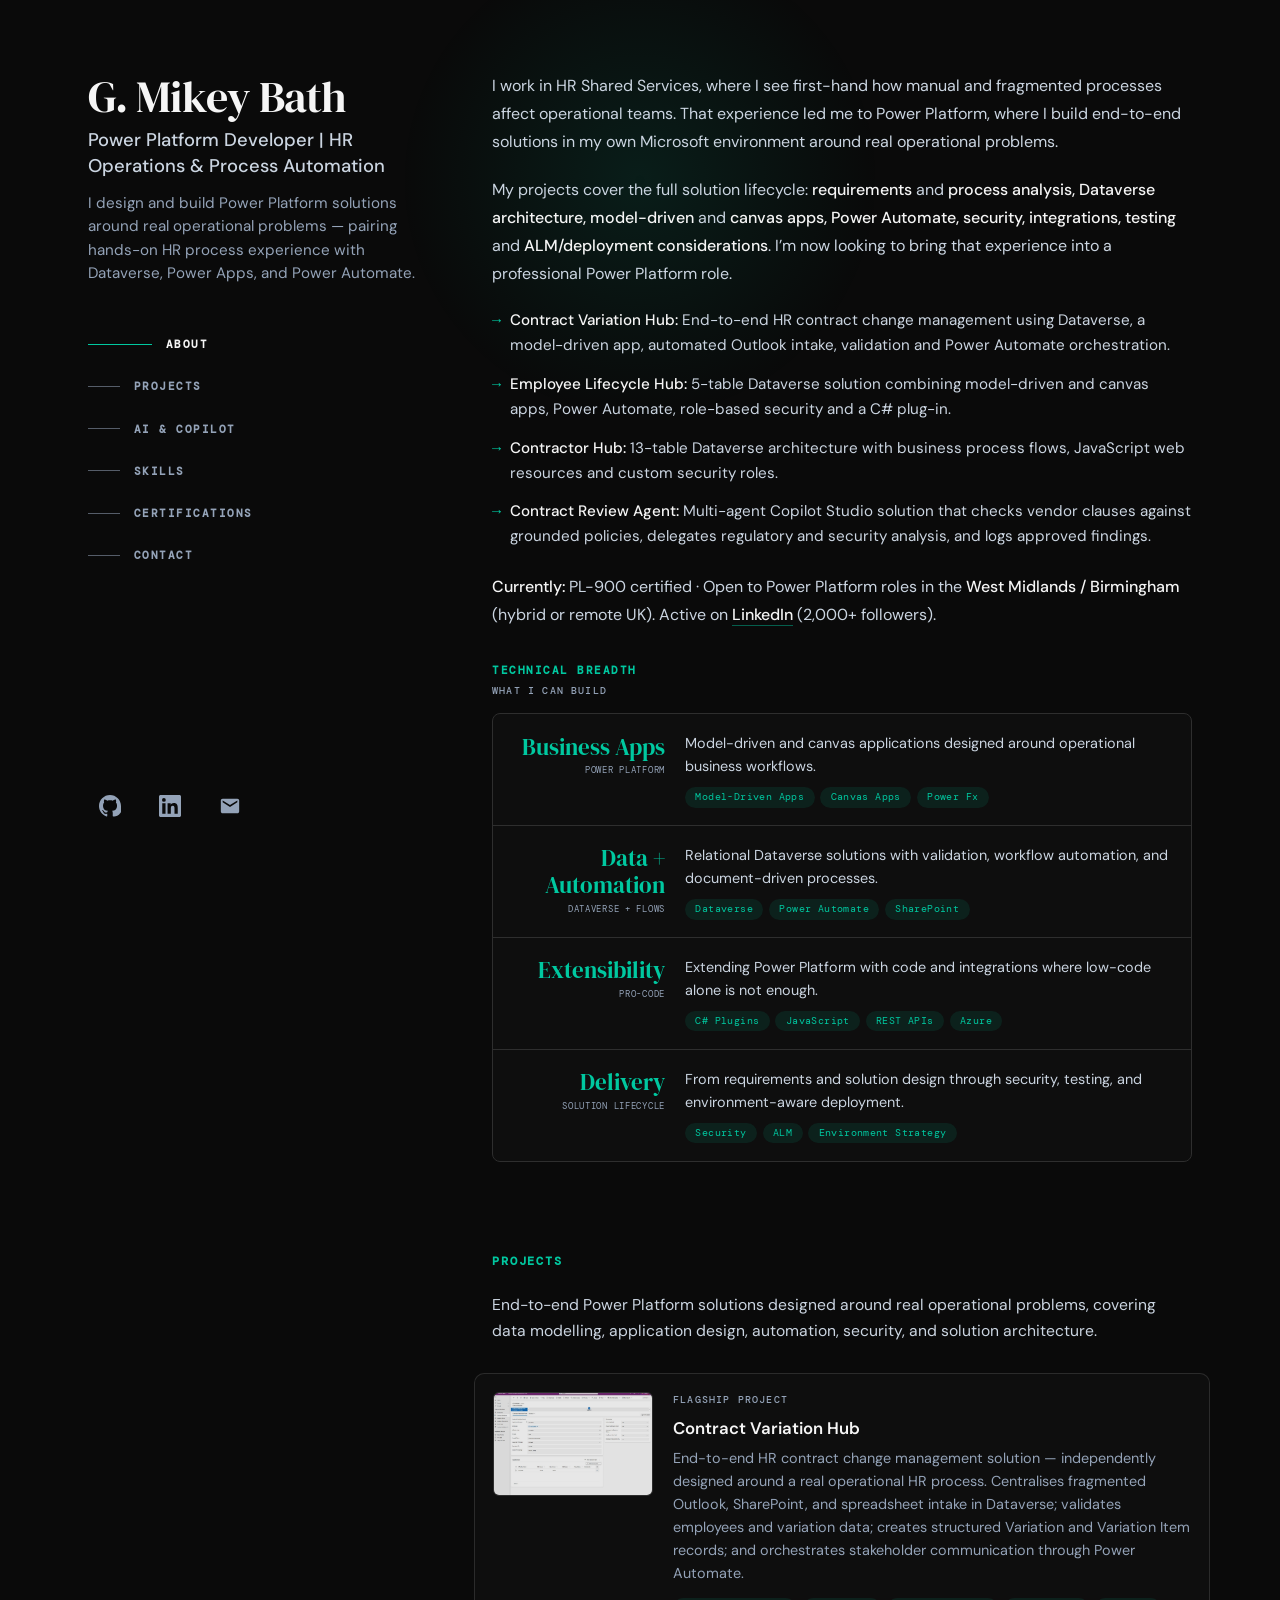
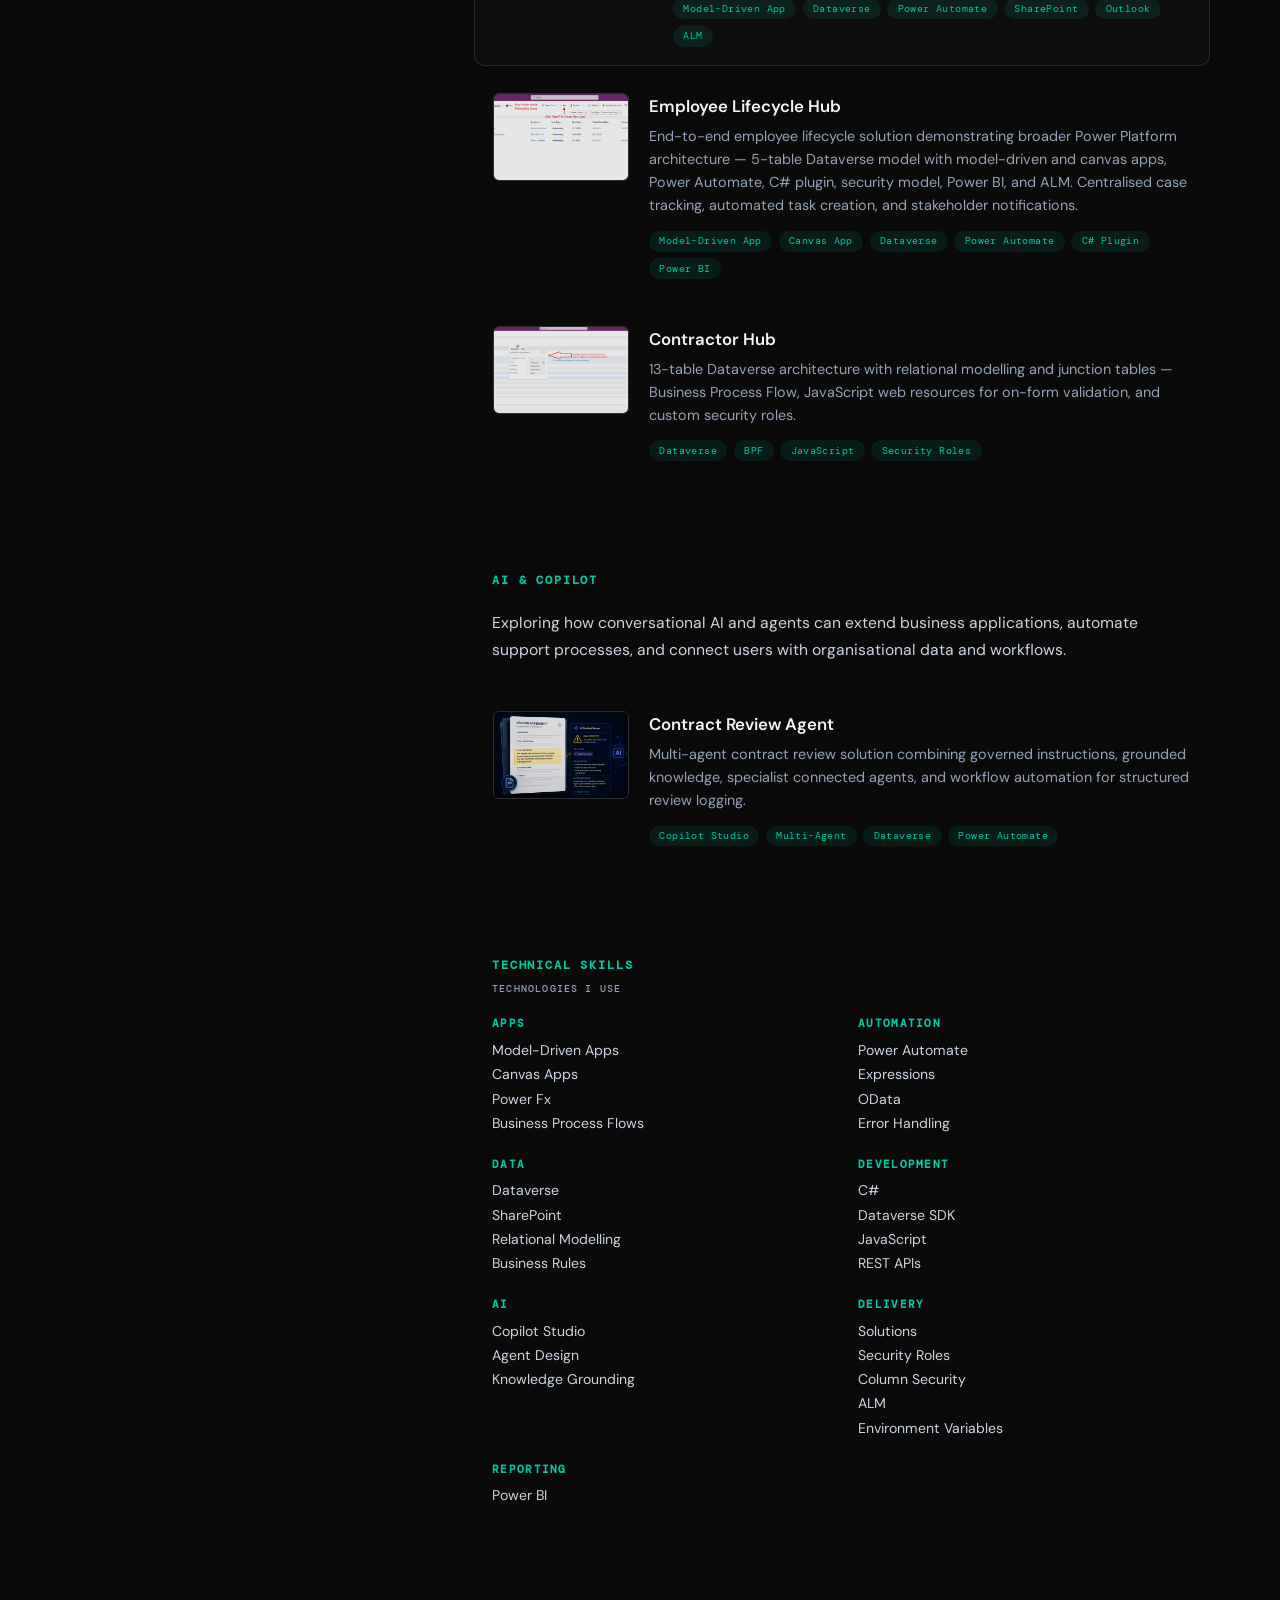
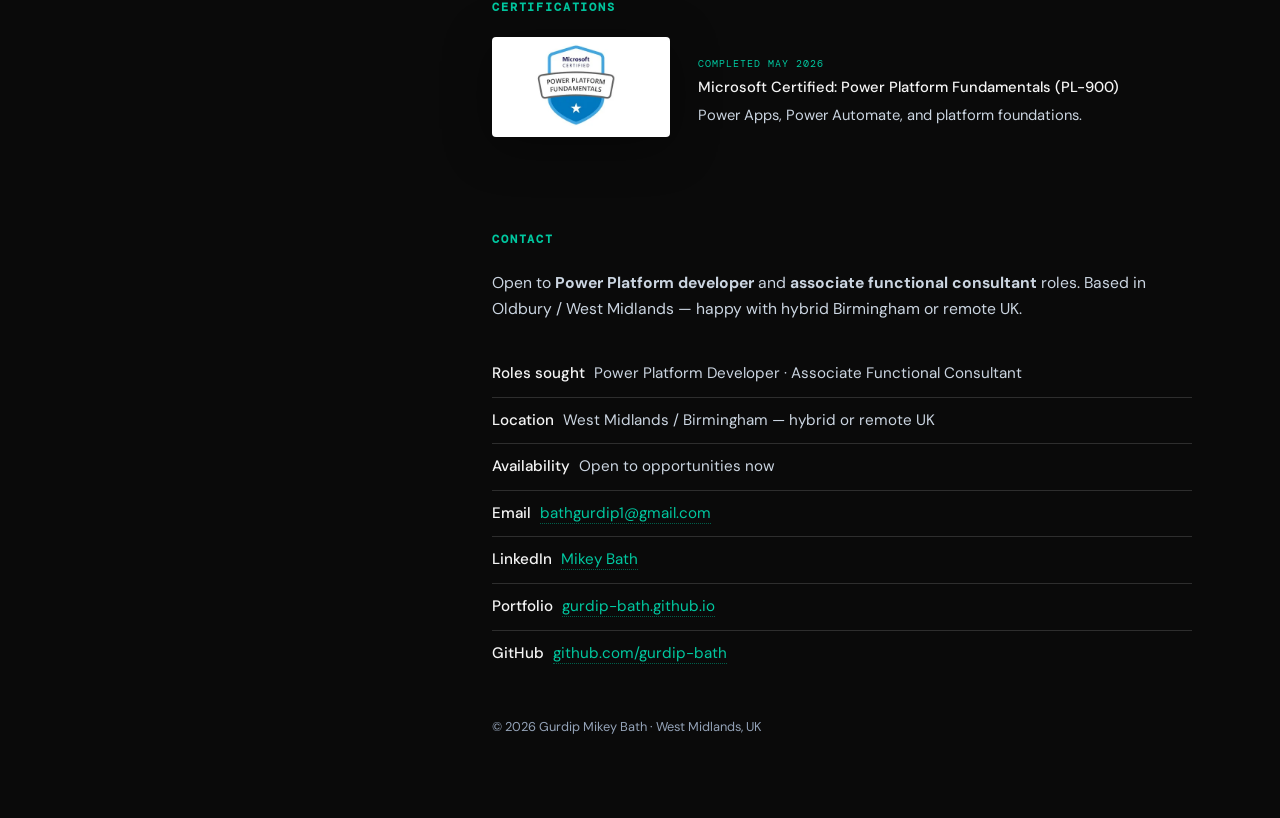
<file: index.html>
<!DOCTYPE html>
<html lang="en">
<head>
  <meta name="google-site-verification" content="ivQ8yD-Glpaa9bNOWKM6olPFNdjSbIBu8ahrUnRxDiA" />
  <meta charset="UTF-8" />
  <meta name="viewport" content="width=device-width, initial-scale=1.0" />
  <meta name="description" content="Gurdip Mikey Bath — Power Platform Developer | HR Operations &amp; Process Automation. Independent Dataverse, Power Apps, and Power Automate portfolio solutions. PL-900 certified. West Midlands, UK." />
  <title>Gurdip Mikey Bath · Power Platform Developer</title>
  <link rel="preconnect" href="https://fonts.googleapis.com" />
  <link href="https://fonts.googleapis.com/css2?family=DM+Serif+Display&family=DM+Mono:wght@400;500&family=DM+Sans:wght@300;400;500;600&display=swap" rel="stylesheet" />
  <link rel="stylesheet" href="css/project.css" />
</head>
<body class="home-page">

  <div class="spotlight" id="spotlight" aria-hidden="true"></div>

  <a class="skip-link" href="#content">Skip to content</a>

  <div class="bc-layout">
    <header class="bc-rail">
      <div class="bc-rail-top">
        <h1 class="bc-name">
          <a href="#">G. Mikey Bath</a>
        </h1>
        <h2 class="bc-role">Power Platform Developer | HR Operations &amp; Process Automation</h2>
        <p class="bc-blurb">I design and build Power Platform solutions around real operational problems — pairing hands-on HR process experience with Dataverse, Power Apps, and Power Automate.</p>

        <nav class="bc-nav" aria-label="In-page sections">
          <ol class="bc-nav-list">
            <li><a class="bc-nav-link is-active" href="#about" data-section="about"><span class="bc-nav-line" aria-hidden="true"></span><span class="bc-nav-text">About</span></a></li>
            <li><a class="bc-nav-link" href="#projects" data-section="projects"><span class="bc-nav-line" aria-hidden="true"></span><span class="bc-nav-text">Projects</span></a></li>
            <li><a class="bc-nav-link" href="#ai-copilot" data-section="ai-copilot"><span class="bc-nav-line" aria-hidden="true"></span><span class="bc-nav-text">AI &amp; Copilot</span></a></li>
            <li><a class="bc-nav-link" href="#skills" data-section="skills"><span class="bc-nav-line" aria-hidden="true"></span><span class="bc-nav-text">Skills</span></a></li>
            <li><a class="bc-nav-link" href="#certifications" data-section="certifications"><span class="bc-nav-line" aria-hidden="true"></span><span class="bc-nav-text">Certifications</span></a></li>
            <li><a class="bc-nav-link" href="#contact" data-section="contact"><span class="bc-nav-line" aria-hidden="true"></span><span class="bc-nav-text">Contact</span></a></li>
          </ol>
        </nav>
      </div>

      <ul class="bc-social">
        <li>
          <a href="https://github.com/gurdip-bath" target="_blank" rel="noopener" aria-label="GitHub">
            <svg viewBox="0 0 24 24" aria-hidden="true"><path fill="currentColor" d="M12 0C5.37 0 0 5.37 0 12c0 5.31 3.435 9.795 8.205 11.385.6.105.825-.255.825-.57 0-.285-.015-1.23-.015-2.235-3.015.555-3.795-.735-4.035-1.41-.135-.345-.72-1.41-1.23-1.695-.42-.225-1.02-.78-.015-.795.945-.015 1.62.87 1.845 1.23 1.08 1.815 2.805 1.305 3.495.99.105-.78.42-1.305.765-1.605-2.67-.3-5.46-1.335-5.46-5.925 0-1.305.465-2.385 1.23-3.225-.12-.3-.54-1.53.12-3.18 0 0 1.005-.315 3.3 1.23.96-.27 1.98-.405 3-.405s2.04.135 3 .405c2.295-1.56 3.3-1.23 3.3-1.23.66 1.65.24 2.88.12 3.18.765.84 1.23 1.905 1.23 3.225 0 4.605-2.805 5.625-5.475 5.925.435.375.81 1.095.81 2.22 0 1.605-.015 2.895-.015 3.3 0 .315.225.69.825.57A8.205 8.205 0 0 0 24 12c0-6.63-5.37-12-12-12z"/></svg>
          </a>
        </li>
        <li>
          <a href="https://www.linkedin.com/in/gurdip-mikey-b-07aa12292/" target="_blank" rel="noopener" aria-label="LinkedIn">
            <svg viewBox="0 0 24 24" aria-hidden="true"><path fill="currentColor" d="M20.447 20.452h-3.554v-5.569c0-1.328-.027-3.037-1.852-3.037-1.853 0-2.136 1.445-2.136 2.939v5.667H9.351V9h3.414v1.561h.046c.477-.9 1.637-1.85 3.37-1.85 3.601 0 4.267 2.37 4.267 5.455v6.286zM5.337 7.433a2.062 2.062 0 0 1-2.063-2.065 2.064 2.064 0 1 1 2.063 2.065zm1.782 13.019H3.555V9h3.564v11.452zM22.225 0H1.771C.792 0 0 .774 0 1.729v20.542C0 23.227.792 24 1.771 24h20.451C23.2 24 24 23.227 24 22.271V1.729C24 .774 23.2 0 22.222 0h.003z"/></svg>
          </a>
        </li>
        <li>
          <a href="mailto:bathgurdip1@gmail.com" aria-label="Email">
            <svg viewBox="0 0 24 24" aria-hidden="true"><path fill="currentColor" d="M20 4H4c-1.1 0-2 .9-2 2v12c0 1.1.9 2 2 2h16c1.1 0 2-.9 2-2V6c0-1.1-.9-2-2-2zm0 4-8 5-8-5V6l8 5 8-5v2z"/></svg>
          </a>
        </li>
      </ul>
    </header>

    <main id="content" class="bc-content">

      <section id="about" class="bc-section" aria-label="About">
        <div class="bc-section-heading mobile-only">
          <h2>About</h2>
        </div>
        <div class="bc-prose">
          <p>
            I work in HR Shared Services, where I see first-hand how manual and fragmented processes affect operational teams. That experience led me to Power Platform, where I build end-to-end solutions in my own Microsoft environment around real operational problems.
          </p>
          <p>
            My projects cover the full solution lifecycle: <strong>requirements</strong> and <strong>process analysis, Dataverse architecture, model-driven</strong> and <strong>canvas apps, Power Automate, security, integrations, testing</strong> and <strong>ALM/deployment considerations</strong>. I’m now looking to bring that experience into a professional Power Platform role.
          </p>
          <ul class="bc-bullets">
            <li><strong>Contract Variation Hub:</strong> End-to-end HR contract change management using Dataverse, a model-driven app, automated Outlook intake, validation and Power Automate orchestration.</li>
            <li><strong>Employee Lifecycle Hub:</strong> 5-table Dataverse solution combining model-driven and canvas apps, Power Automate, role-based security and a C# plug-in.</li>
            <li><strong>Contractor Hub:</strong> 13-table Dataverse architecture with business process flows, JavaScript web resources and custom security roles.</li>
            <li><strong>Contract Review Agent:</strong> Multi-agent Copilot Studio solution that checks vendor clauses against grounded policies, delegates regulatory and security analysis, and logs approved findings.</li>
          </ul>
          <p>
            <strong>Currently:</strong> PL-900 certified · Open to Power Platform roles in the <strong>West Midlands / Birmingham</strong> (hybrid or remote UK). Active on <a href="https://www.linkedin.com/in/gurdip-mikey-b-07aa12292/" target="_blank" rel="noopener">LinkedIn</a> (2,000+ followers).
          </p>
        </div>

        <div class="outcome-highlights" aria-label="Technical breadth">
          <h3 class="outcome-highlights-title">TECHNICAL BREADTH</h3>
          <p class="outcome-highlights-desc">WHAT I CAN BUILD</p>
          <div class="outcome-list">
            <div class="outcome-row">
              <div class="outcome-metric">
                <span class="outcome-value">Business Apps</span>
                <span class="outcome-unit">Power Platform</span>
              </div>
              <div class="outcome-detail">
                <p>Model-driven and canvas applications designed around operational business workflows.</p>
                <div class="outcome-tags">
                  <span class="bc-tag">Model-Driven Apps</span>
                  <span class="bc-tag">Canvas Apps</span>
                  <span class="bc-tag">Power Fx</span>
                </div>
              </div>
            </div>
            <div class="outcome-row">
              <div class="outcome-metric">
                <span class="outcome-value">Data + Automation</span>
                <span class="outcome-unit">Dataverse + Flows</span>
              </div>
              <div class="outcome-detail">
                <p>Relational Dataverse solutions with validation, workflow automation, and document-driven processes.</p>
                <div class="outcome-tags">
                  <span class="bc-tag">Dataverse</span>
                  <span class="bc-tag">Power Automate</span>
                  <span class="bc-tag">SharePoint</span>
                </div>
              </div>
            </div>
            <div class="outcome-row">
              <div class="outcome-metric">
                <span class="outcome-value">Extensibility</span>
                <span class="outcome-unit">Pro-code</span>
              </div>
              <div class="outcome-detail">
                <p>Extending Power Platform with code and integrations where low-code alone is not enough.</p>
                <div class="outcome-tags">
                  <span class="bc-tag">C# Plugins</span>
                  <span class="bc-tag">JavaScript</span>
                  <span class="bc-tag">REST APIs</span>
                  <span class="bc-tag">Azure</span>
                </div>
              </div>
            </div>
            <div class="outcome-row">
              <div class="outcome-metric">
                <span class="outcome-value">Delivery</span>
                <span class="outcome-unit">Solution Lifecycle</span>
              </div>
              <div class="outcome-detail">
                <p>From requirements and solution design through security, testing, and environment-aware deployment.</p>
                <div class="outcome-tags">
                  <span class="bc-tag">Security</span>
                  <span class="bc-tag">ALM</span>
                  <span class="bc-tag">Environment Strategy</span>
                </div>
              </div>
            </div>
          </div>
        </div>
      </section>

      <section id="projects" class="bc-section" aria-label="Projects">
        <div class="bc-section-heading">
          <h2>Projects</h2>
        </div>
        <p class="bc-section-lead">
          End-to-end Power Platform solutions designed around real operational problems, covering data modelling, application design, automation, security, and solution architecture.
        </p>

        <ul class="bc-project-list">
          <li>
            <a class="bc-project-row bc-project-row--flagship" href="projects/contract-variation-hub.html">
              <div class="bc-project-media">
                <img src="images/portfolio/contract-variation/01-main-form.png" alt="" />
              </div>
              <div class="bc-project-body">
                <p class="bc-project-eyebrow">Flagship Project</p>
                <h3 class="bc-project-title">
                  Contract Variation Hub
                  <span class="bc-project-arrow" aria-hidden="true">↗</span>
                </h3>
                <p class="bc-project-desc">
                  End-to-end HR contract change management solution — independently designed around a real operational HR process. Centralises fragmented Outlook, SharePoint, and spreadsheet intake in Dataverse; validates employees and variation data; creates structured Variation and Variation Item records; and orchestrates stakeholder communication through Power Automate.
                </p>
                <ul class="bc-tag-list">
                  <li class="bc-tag">Model-Driven App</li>
                  <li class="bc-tag">Dataverse</li>
                  <li class="bc-tag">Power Automate</li>
                  <li class="bc-tag">SharePoint</li>
                  <li class="bc-tag">Outlook</li>
                  <li class="bc-tag">ALM</li>
                </ul>
              </div>
            </a>
          </li>
          <li>
            <a class="bc-project-row" href="projects/employee-lifecycle-hub.html">
              <div class="bc-project-media">
                <img src="employee%20lifecycle%20hub/model-driven/01-lifecycle-case-view.png?v=2" alt="" />
              </div>
              <div class="bc-project-body">
                <h3 class="bc-project-title">
                  Employee Lifecycle Hub
                  <span class="bc-project-arrow" aria-hidden="true">↗</span>
                </h3>
                <p class="bc-project-desc">
                  End-to-end employee lifecycle solution demonstrating broader Power Platform architecture — 5-table Dataverse model with model-driven and canvas apps, Power Automate, C# plugin, security model, Power BI, and ALM. Centralised case tracking, automated task creation, and stakeholder notifications.
                </p>
                <ul class="bc-tag-list">
                  <li class="bc-tag">Model-Driven App</li>
                  <li class="bc-tag">Canvas App</li>
                  <li class="bc-tag">Dataverse</li>
                  <li class="bc-tag">Power Automate</li>
                  <li class="bc-tag">C# Plugin</li>
                  <li class="bc-tag">Power BI</li>
                </ul>
              </div>
            </a>
          </li>
          <li>
            <a class="bc-project-row" href="projects/contractor-hub.html">
              <div class="bc-project-media">
                <img src="images/portfolio/contractor/01-create-contractor.png" alt="" />
              </div>
              <div class="bc-project-body">
                <h3 class="bc-project-title">
                  Contractor Hub
                  <span class="bc-project-arrow" aria-hidden="true">↗</span>
                </h3>
                <p class="bc-project-desc">
                  13-table Dataverse architecture with relational modelling and junction tables — Business Process Flow, JavaScript web resources for on-form validation, and custom security roles.
                </p>
                <ul class="bc-tag-list">
                  <li class="bc-tag">Dataverse</li>
                  <li class="bc-tag">BPF</li>
                  <li class="bc-tag">JavaScript</li>
                  <li class="bc-tag">Security Roles</li>
                </ul>
              </div>
            </a>
          </li>
        </ul>
      </section>

      <section id="ai-copilot" class="bc-section" aria-label="AI and Copilot">
        <div class="bc-section-heading">
          <h2>AI &amp; Copilot</h2>
        </div>
        <p class="bc-section-lead">
          Exploring how conversational AI and agents can extend business applications, automate support processes, and connect users with organisational data and workflows.
        </p>
        <ul class="bc-project-list">
          <li>
            <a class="bc-project-row" href="projects/contract-review-agent.html">
              <div class="bc-project-media">
                <img src="images/portfolio/contract-review-agent/00-project-card.png" alt="" />
              </div>
              <div class="bc-project-body">
                <h3 class="bc-project-title">
                  Contract Review Agent
                  <span class="bc-project-arrow" aria-hidden="true">↗</span>
                </h3>
                <p class="bc-project-desc">
                  Multi-agent contract review solution combining governed instructions, grounded knowledge, specialist connected agents, and workflow automation for structured review logging.
                </p>
                <ul class="bc-tag-list">
                  <li class="bc-tag">Copilot Studio</li>
                  <li class="bc-tag">Multi-Agent</li>
                  <li class="bc-tag">Dataverse</li>
                  <li class="bc-tag">Power Automate</li>
                </ul>
              </div>
            </a>
          </li>
        </ul>
      </section>

      <section id="skills" class="bc-section" aria-label="Technical Skills">
        <div class="bc-section-heading">
          <h2>Technical Skills</h2>
          <p class="bc-section-desc">Technologies I Use</p>
        </div>
        <div class="skills-inventory" aria-label="Technologies I use">
          <div class="skills-inventory-group">
            <h3 class="skills-inventory-cat">Apps</h3>
            <ul class="skills-inventory-list">
              <li>Model-Driven Apps</li>
              <li>Canvas Apps</li>
              <li>Power Fx</li>
              <li>Business Process Flows</li>
            </ul>
          </div>
          <div class="skills-inventory-group">
            <h3 class="skills-inventory-cat">Automation</h3>
            <ul class="skills-inventory-list">
              <li>Power Automate</li>
              <li>Expressions</li>
              <li>OData</li>
              <li>Error Handling</li>
            </ul>
          </div>
          <div class="skills-inventory-group">
            <h3 class="skills-inventory-cat">Data</h3>
            <ul class="skills-inventory-list">
              <li>Dataverse</li>
              <li>SharePoint</li>
              <li>Relational Modelling</li>
              <li>Business Rules</li>
            </ul>
          </div>
          <div class="skills-inventory-group">
            <h3 class="skills-inventory-cat">Development</h3>
            <ul class="skills-inventory-list">
              <li>C#</li>
              <li>Dataverse SDK</li>
              <li>JavaScript</li>
              <li>REST APIs</li>
            </ul>
          </div>
          <div class="skills-inventory-group">
            <h3 class="skills-inventory-cat">AI</h3>
            <ul class="skills-inventory-list">
              <li>Copilot Studio</li>
              <li>Agent Design</li>
              <li>Knowledge Grounding</li>
            </ul>
          </div>
          <div class="skills-inventory-group">
            <h3 class="skills-inventory-cat">Delivery</h3>
            <ul class="skills-inventory-list">
              <li>Solutions</li>
              <li>Security Roles</li>
              <li>Column Security</li>
              <li>ALM</li>
              <li>Environment Variables</li>
            </ul>
          </div>
          <div class="skills-inventory-group">
            <h3 class="skills-inventory-cat">Reporting</h3>
            <ul class="skills-inventory-list">
              <li>Power BI</li>
            </ul>
          </div>
        </div>
      </section>

      <section id="certifications" class="bc-section" aria-label="Certifications">
        <div class="bc-section-heading">
          <h2>Certifications</h2>
        </div>
        <div class="cert-showcase">
          <img src="powerplatformfundamental.jpg" alt="Microsoft Certified: Power Platform Fundamentals" />
          <ul class="cert-list">
            <li>
              <span class="status">Completed May 2026</span>
              <strong>Microsoft Certified: Power Platform Fundamentals (PL-900)</strong>
              Power Apps, Power Automate, and platform foundations.
            </li>
          </ul>
        </div>
      </section>

      <section id="contact" class="bc-section" aria-label="Contact">
        <div class="bc-section-heading">
          <h2>Contact</h2>
        </div>
        <p class="bc-section-lead">
          Open to <strong>Power Platform developer</strong> and <strong>associate functional consultant</strong> roles. Based in Oldbury / West Midlands — happy with hybrid Birmingham or remote UK.
        </p>
        <ul class="contact-list">
          <li><strong>Roles sought</strong> Power Platform Developer · Associate Functional Consultant</li>
          <li><strong>Location</strong> West Midlands / Birmingham — hybrid or remote UK</li>
          <li><strong>Availability</strong> Open to opportunities now</li>
          <li><strong>Email</strong> <a href="mailto:bathgurdip1@gmail.com">bathgurdip1@gmail.com</a></li>
          <li><strong>LinkedIn</strong> <a href="https://www.linkedin.com/in/gurdip-mikey-b-07aa12292/" target="_blank" rel="noopener">Mikey Bath</a></li>
          <li><strong>Portfolio</strong> <a href="https://gurdip-bath.github.io" target="_blank" rel="noopener">gurdip-bath.github.io</a></li>
          <li><strong>GitHub</strong> <a href="https://github.com/gurdip-bath" target="_blank" rel="noopener">github.com/gurdip-bath</a></li>
        </ul>
        <p class="bc-footer-note">© 2026 Gurdip Mikey Bath · West Midlands, UK</p>
      </section>

    </main>
  </div>

  <script>
    (function () {
      var spotlight = document.getElementById('spotlight');
      if (spotlight) {
        window.addEventListener('pointermove', function (e) {
          spotlight.style.setProperty('--x', e.clientX + 'px');
          spotlight.style.setProperty('--y', e.clientY + 'px');
        }, { passive: true });
      }

      var sections = document.querySelectorAll('.bc-section[id]');
      var links = document.querySelectorAll('.bc-nav-link');
      if (!sections.length || !links.length) return;

      var setActive = function (id) {
        links.forEach(function (link) {
          link.classList.toggle('is-active', link.getAttribute('data-section') === id);
        });
      };

      var observer = new IntersectionObserver(
        function (entries) {
          entries.forEach(function (entry) {
            if (entry.isIntersecting) setActive(entry.target.id);
          });
        },
        { rootMargin: '-35% 0px -50% 0px', threshold: 0 }
      );

      sections.forEach(function (section) { observer.observe(section); });
    })();
  </script>

</body>
</html>
</file>
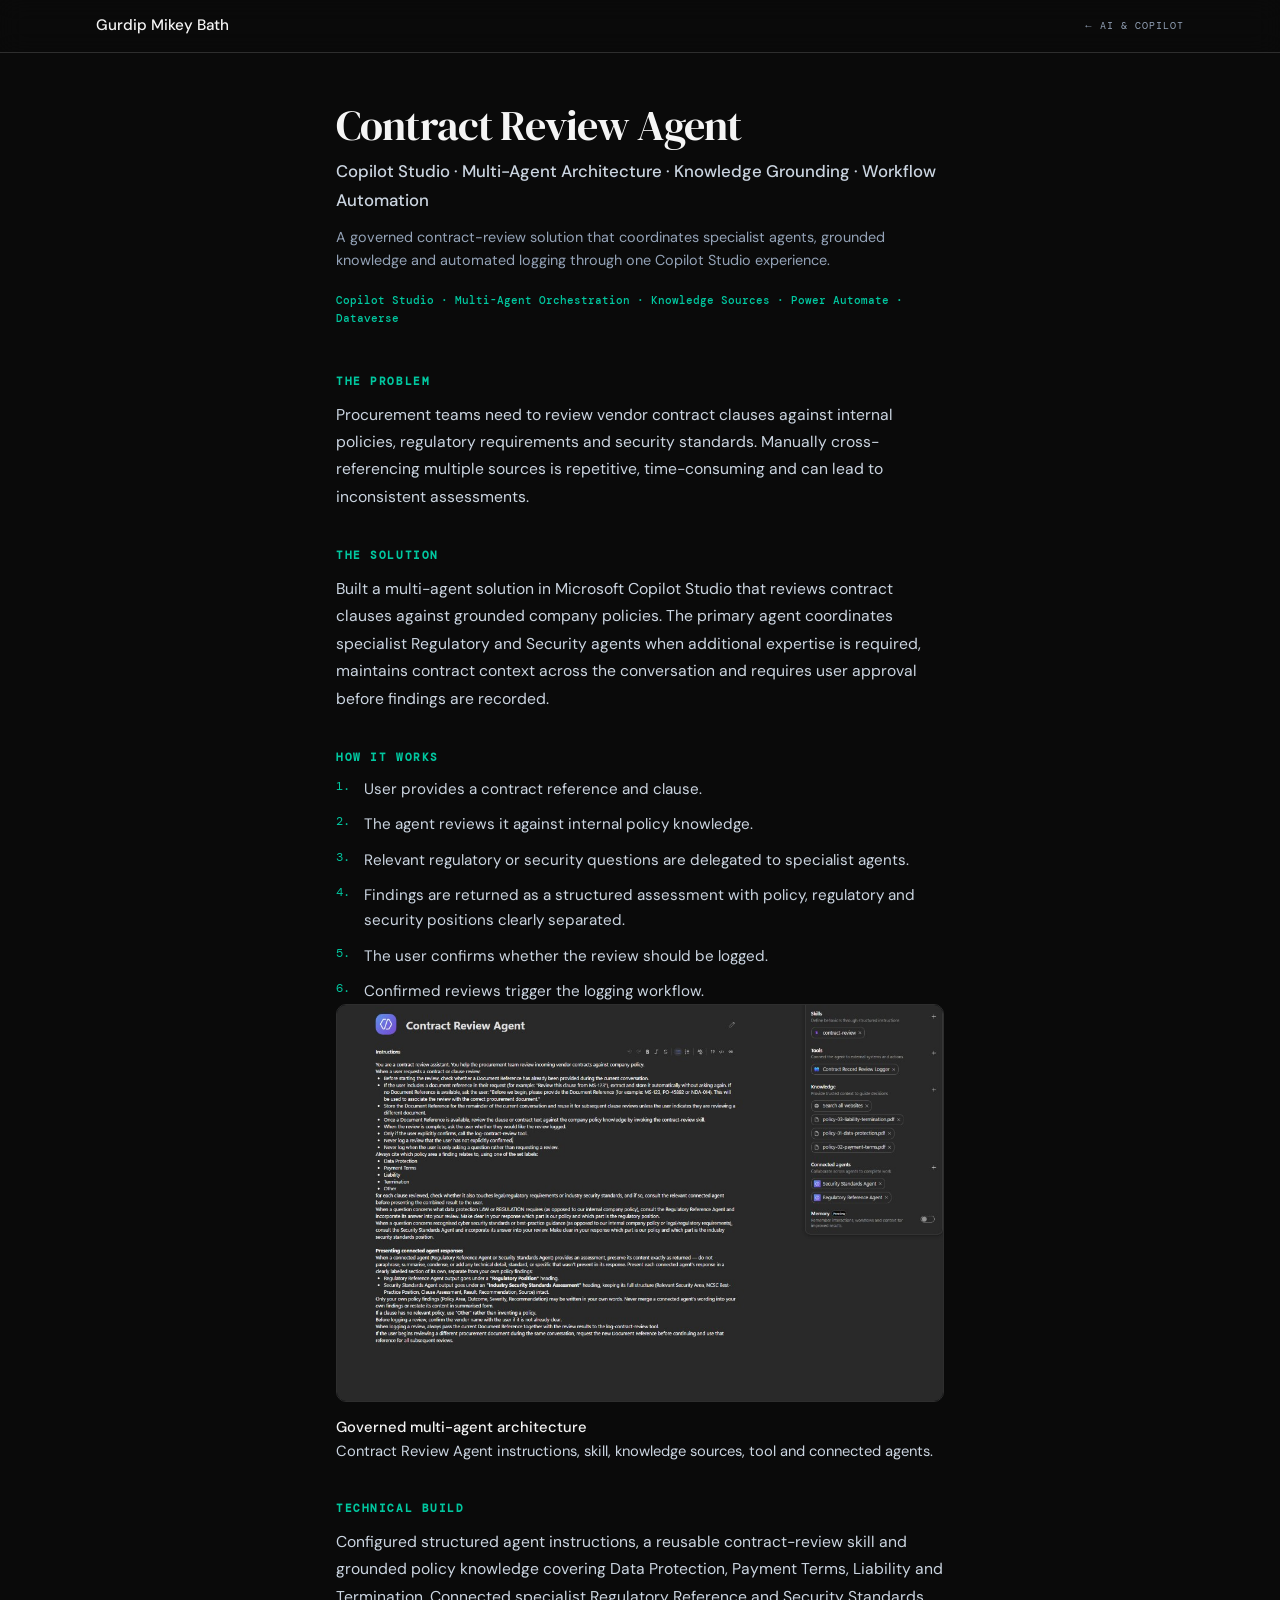
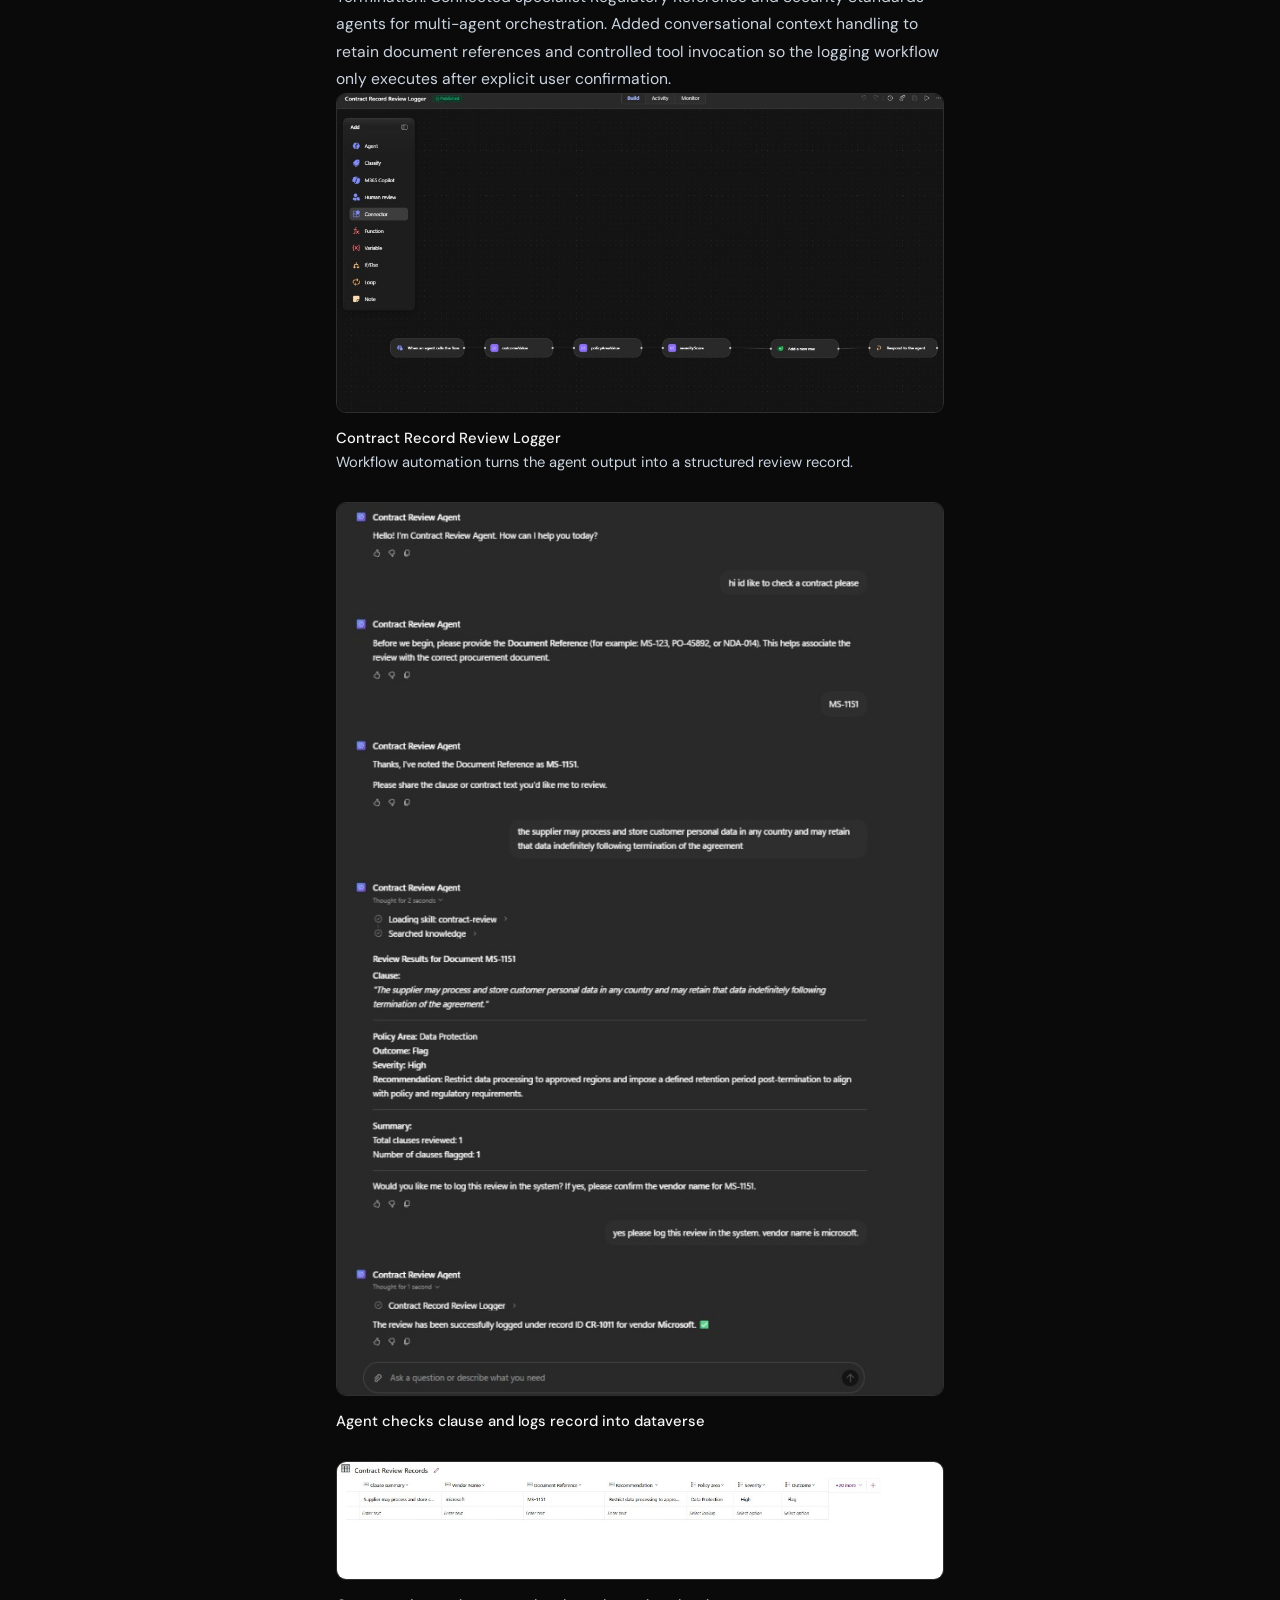
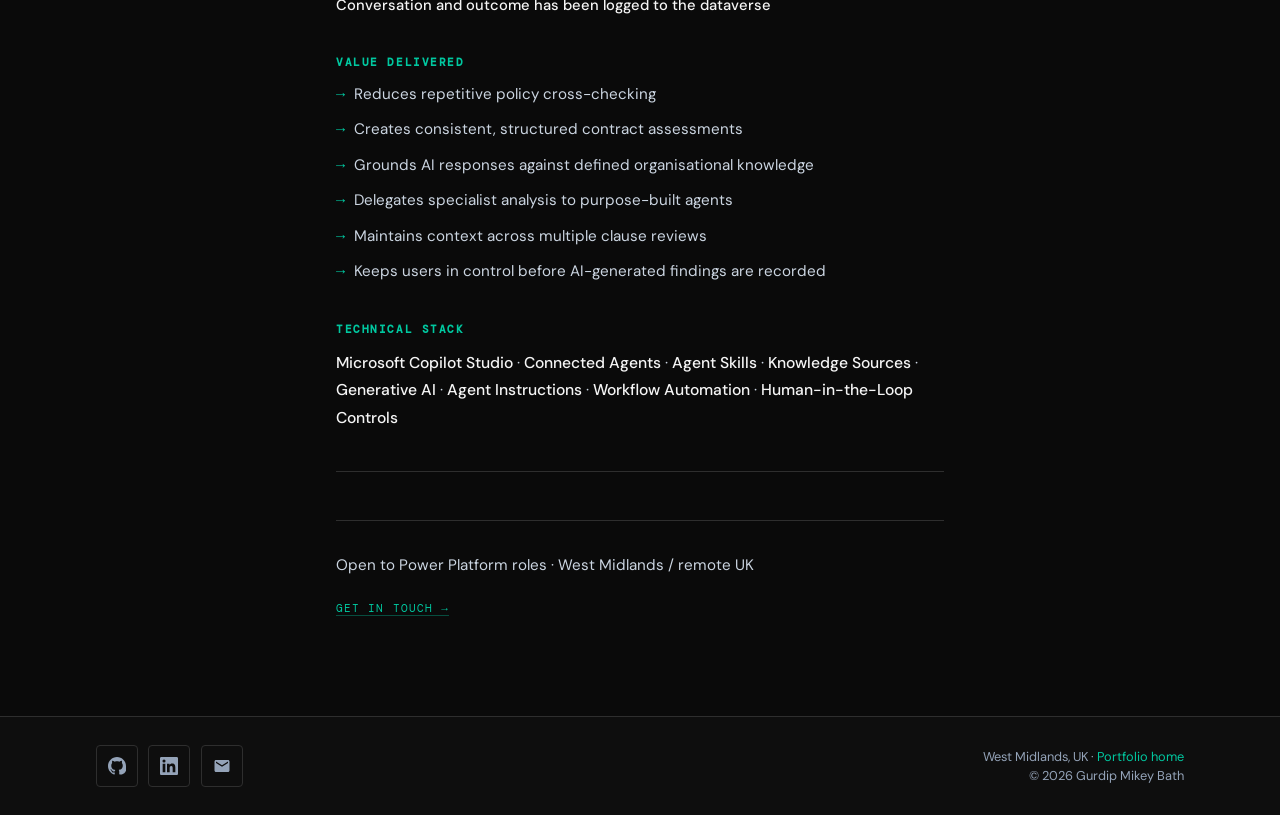
<file: projects/contract-review-agent.html>
<!DOCTYPE html>
<html lang="en">
<head>
  <meta charset="UTF-8" />
  <meta name="viewport" content="width=device-width, initial-scale=1.0" />
  <meta name="description" content="Contract Review Agent — multi-agent contract analysis built with Copilot Studio, grounded knowledge, and workflow automation by Gurdip Mikey Bath." />
  <title>Contract Review Agent · Gurdip Mikey Bath</title>
  <link rel="preconnect" href="https://fonts.googleapis.com" />
  <link href="https://fonts.googleapis.com/css2?family=DM+Serif+Display&family=DM+Mono:wght@400;500&family=DM+Sans:wght@300;400;500&display=swap" rel="stylesheet" />
  <link rel="stylesheet" href="../css/project.css" />
</head>
<body class="project-page">

  <header class="project-topbar">
    <div class="project-topbar-inner">
      <a class="project-topbar-brand" href="../index.html">Gurdip Mikey Bath</a>
      <a class="project-topbar-back" href="../index.html#ai-copilot">← AI &amp; Copilot</a>
    </div>
  </header>

  <div class="project-page-inner">
    <header class="project-hero">
      <h1 class="project-hero-title">Contract Review Agent</h1>
      <p class="project-hero-sub">Copilot Studio · Multi-Agent Architecture · Knowledge Grounding · Workflow Automation</p>
      <p class="project-hero-meta">
        A governed contract-review solution that coordinates specialist agents, grounded knowledge and automated logging through one Copilot Studio experience.
      </p>
      <p class="project-tech-line"><strong>Copilot Studio · Multi-Agent Orchestration · Knowledge Sources · Power Automate · Dataverse</strong></p>
    </header>

    <div class="project-case">
      <div class="project-case-section">
        <p class="case-label">The Problem</p>
        <p class="case-text">
          Procurement teams need to review vendor contract clauses against internal policies, regulatory requirements and security standards. Manually cross-referencing multiple sources is repetitive, time-consuming and can lead to inconsistent assessments.
        </p>
      </div>

      <div class="project-case-section">
        <p class="case-label">The Solution</p>
        <p class="case-text">
          Built a multi-agent solution in Microsoft Copilot Studio that reviews contract clauses against grounded company policies. The primary agent coordinates specialist Regulatory and Security agents when additional expertise is required, maintains contract context across the conversation and requires user approval before findings are recorded.
        </p>
      </div>

      <div class="project-case-section">
        <p class="case-label">How It Works</p>
        <ol class="case-list case-list--numbered">
          <li>User provides a contract reference and clause.</li>
          <li>The agent reviews it against internal policy knowledge.</li>
          <li>Relevant regulatory or security questions are delegated to specialist agents.</li>
          <li>Findings are returned as a structured assessment with policy, regulatory and security positions clearly separated.</li>
          <li>The user confirms whether the review should be logged.</li>
          <li>Confirmed reviews trigger the logging workflow.</li>
        </ol>
        <figure class="contract-proof">
          <a class="chapter-frame" title="Click to enlarge screenshot" aria-label="Open full size agent architecture screenshot" href="../images/portfolio/contract-review-agent/01-agent-architecture.png" target="_blank" rel="noopener">
            <img src="../images/portfolio/contract-review-agent/01-agent-architecture.png" alt="Contract Review Agent configuration showing instructions, contract-review skill, logging tool, policy knowledge sources, and connected specialist agents" />
          </a>
          <figcaption><strong>Governed multi-agent architecture</strong><br />Contract Review Agent instructions, skill, knowledge sources, tool and connected agents.</figcaption>
        </figure>
      </div>

      <div class="project-case-section">
        <p class="case-label">Technical Build</p>
        <p class="case-text">
          Configured structured agent instructions, a reusable contract-review skill and grounded policy knowledge covering Data Protection, Payment Terms, Liability and Termination. Connected specialist Regulatory Reference and Security Standards agents for multi-agent orchestration. Added conversational context handling to retain document references and controlled tool invocation so the logging workflow only executes after explicit user confirmation.
        </p>
        <figure class="contract-proof">
          <a class="chapter-frame" title="Click to enlarge screenshot" aria-label="Open full size workflow screenshot" href="../images/portfolio/contract-review-agent/02-workflow-logger.png" target="_blank" rel="noopener">
            <img src="../images/portfolio/contract-review-agent/02-workflow-logger.png" alt="Contract Record Review Logger workflow mapping agent outputs and adding a structured review row" />
          </a>
          <figcaption><strong>Contract Record Review Logger</strong><br />Workflow automation turns the agent output into a structured review record.</figcaption>
        </figure>
        <figure class="contract-proof">
          <a class="chapter-frame contract-agent-action-frame" title="Click to enlarge screenshot" aria-label="Open full size agent interaction screenshot" href="../images/portfolio/contract-review-agent/03-agent-in-action.png" target="_blank" rel="noopener">
            <img src="../images/portfolio/contract-review-agent/03-agent-in-action.png" alt="Contract Review Agent checking a data-protection clause, requesting confirmation, and logging the review into Dataverse" />
          </a>
          <figcaption><strong>Agent checks clause and logs record into dataverse</strong></figcaption>
        </figure>
        <figure class="contract-proof">
          <a class="chapter-frame" title="Click to enlarge screenshot" aria-label="Open full size Dataverse review record screenshot" href="../images/portfolio/contract-review-agent/04-dataverse-log.png" target="_blank" rel="noopener">
            <img src="../images/portfolio/contract-review-agent/04-dataverse-log.png" alt="Dataverse Contract Review Records table containing the reviewed clause, vendor, document reference, recommendation, policy area, severity, and outcome" />
          </a>
          <figcaption><strong>Conversation and outcome has been logged to the dataverse</strong></figcaption>
        </figure>
      </div>

      <div class="project-case-section">
        <p class="case-label">Value Delivered</p>
        <ul class="case-list">
          <li>Reduces repetitive policy cross-checking</li>
          <li>Creates consistent, structured contract assessments</li>
          <li>Grounds AI responses against defined organisational knowledge</li>
          <li>Delegates specialist analysis to purpose-built agents</li>
          <li>Maintains context across multiple clause reviews</li>
          <li>Keeps users in control before AI-generated findings are recorded</li>
        </ul>
      </div>

      <div class="project-case-section">
        <p class="case-label">Technical Stack</p>
        <p class="case-text"><strong>Microsoft Copilot Studio</strong> · <strong>Connected Agents</strong> · <strong>Agent Skills</strong> · <strong>Knowledge Sources</strong> · <strong>Generative AI</strong> · <strong>Agent Instructions</strong> · <strong>Workflow Automation</strong> · <strong>Human-in-the-Loop Controls</strong></p>
      </div>
    </div>

    <footer class="project-footer-cta">
      <p>Open to Power Platform roles · West Midlands / remote UK</p>
      <a href="../index.html#contact" class="project-footer-link">Get in touch →</a>
    </footer>
  </div>

  <footer class="site-footer">
    <div class="site-footer-inner">
      <div class="site-footer-social">
        <a href="https://github.com/gurdip-bath" target="_blank" rel="noopener" aria-label="GitHub profile">
          <svg viewBox="0 0 24 24" aria-hidden="true"><path d="M12 0C5.37 0 0 5.37 0 12c0 5.31 3.435 9.795 8.205 11.385.6.105.825-.255.825-.57 0-.285-.015-1.23-.015-2.235-3.015.555-3.795-.735-4.035-1.41-.135-.345-.72-1.41-1.23-1.695-.42-.225-1.02-.78-.015-.795.945-.015 1.62.87 1.845 1.23 1.08 1.815 2.805 1.305 3.495.99.105-.78.42-1.305.765-1.605-2.67-.3-5.46-1.335-5.46-5.925 0-1.305.465-2.385 1.23-3.225-.12-.3-.54-1.53.12-3.18 0 0 1.005-.315 3.3 1.23.96-.27 1.98-.405 3-.405s2.04.135 3 .405c2.295-1.56 3.3-1.23 3.3-1.23.66 1.65.24 2.88.12 3.18.765.84 1.23 1.905 1.23 3.225 0 4.605-2.805 5.625-5.475 5.925.435.375.81 1.095.81 2.22 0 1.605-.015 2.895-.015 3.3 0 .315.225.69.825.57A8.205 8.205 0 0 0 24 12c0-6.63-5.37-12-12-12z"/></svg>
        </a>
        <a href="https://www.linkedin.com/in/gurdip-mikey-b-07aa12292/" target="_blank" rel="noopener" aria-label="LinkedIn profile">
          <svg viewBox="0 0 24 24" aria-hidden="true"><path d="M20.447 20.452h-3.554v-5.569c0-1.328-.027-3.037-1.852-3.037-1.853 0-2.136 1.445-2.136 2.939v5.667H9.351V9h3.414v1.561h.046c.477-.9 1.637-1.85 3.37-1.85 3.601 0 4.267 2.37 4.267 5.455v6.286zM5.337 7.433a2.062 2.062 0 0 1-2.063-2.065 2.064 2.064 0 1 1 2.063 2.065zm1.782 13.019H3.555V9h3.564v11.452zM22.225 0H1.771C.792 0 0 .774 0 1.729v20.542C0 23.227.792 24 1.771 24h20.451C23.2 24 24 23.227 24 22.271V1.729C24 .774 23.2 0 22.222 0h.003z"/></svg>
        </a>
        <a href="mailto:bathgurdip1@gmail.com" aria-label="Send email">
          <svg viewBox="0 0 24 24" aria-hidden="true"><path d="M20 4H4c-1.1 0-2 .9-2 2v12c0 1.1.9 2 2 2h16c1.1 0 2-.9 2-2V6c0-1.1-.9-2-2-2zm0 4-8 5-8-5V6l8 5 8-5v2z"/></svg>
        </a>
      </div>
      <div class="site-footer-meta">
        <p>West Midlands, UK · <a href="../index.html">Portfolio home</a></p>
        <p>© 2026 Gurdip Mikey Bath</p>
      </div>
    </div>
  </footer>

</body>
</html>
</file>
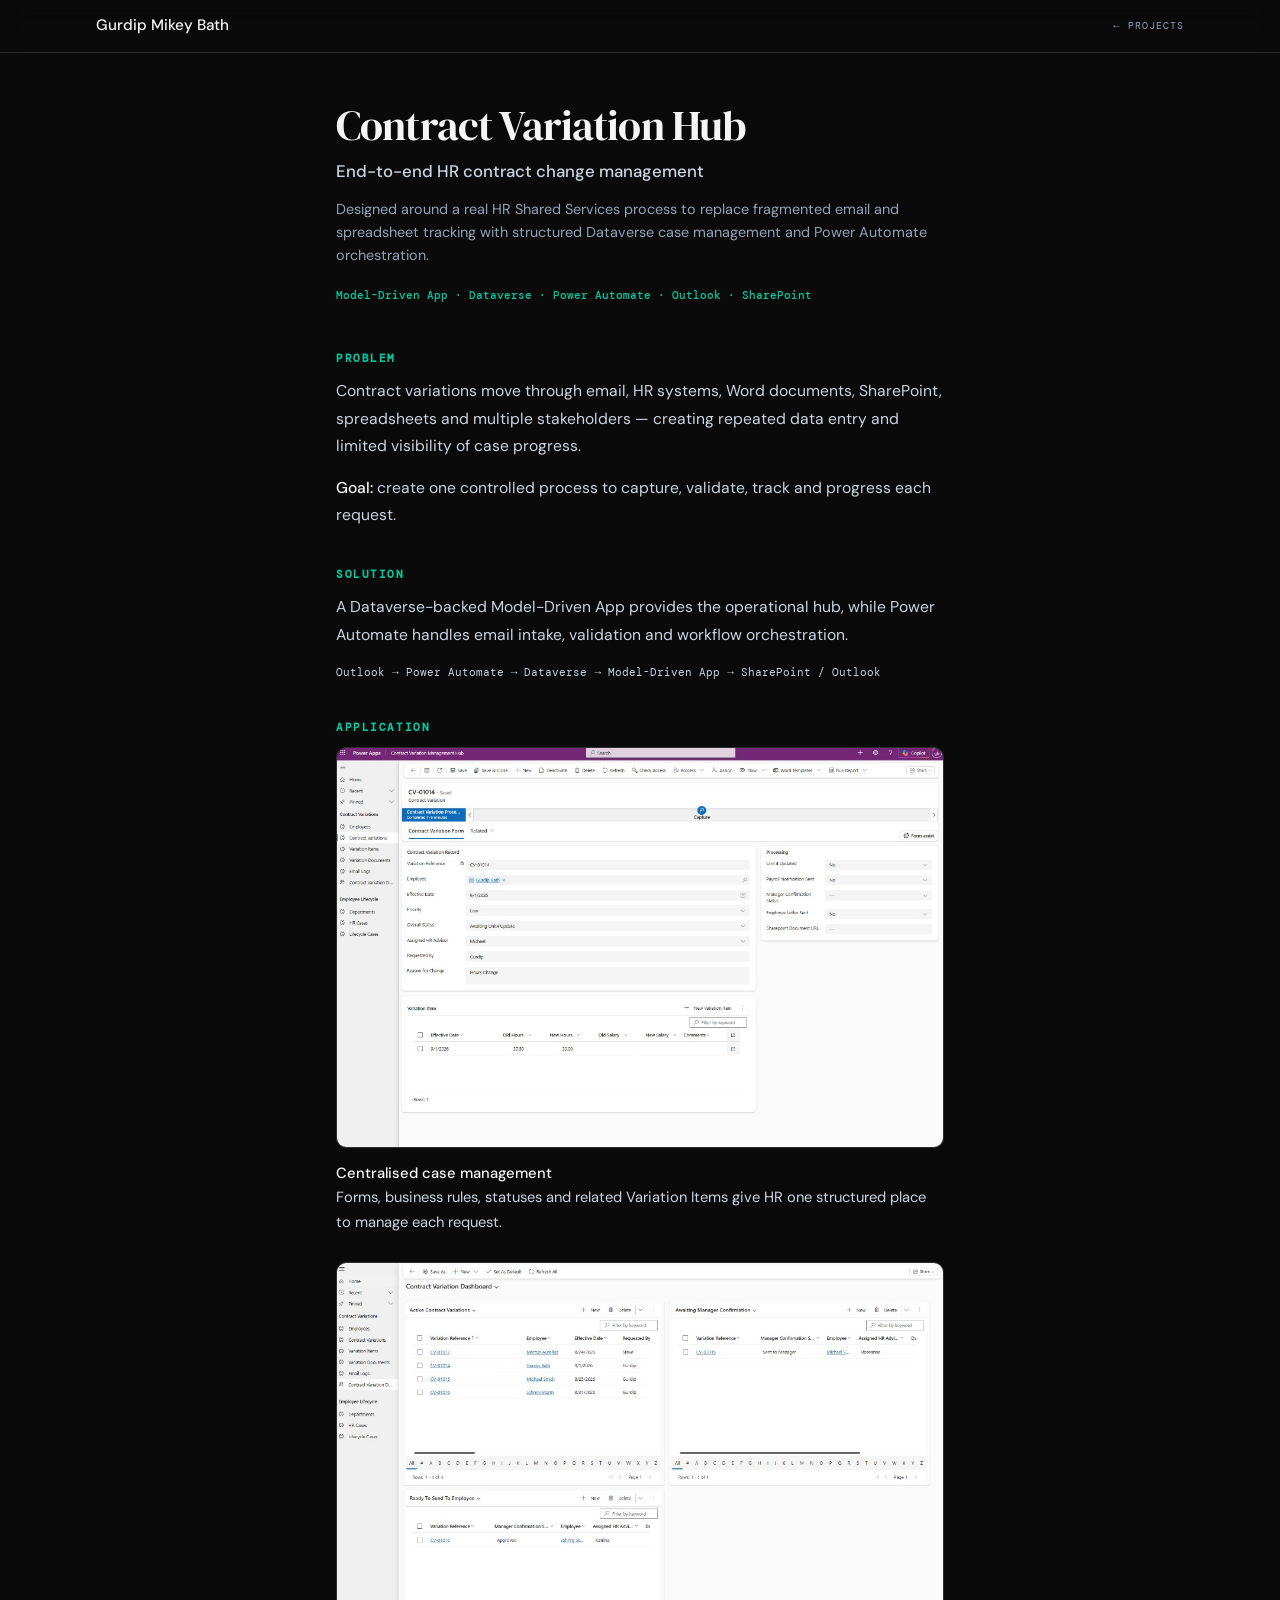
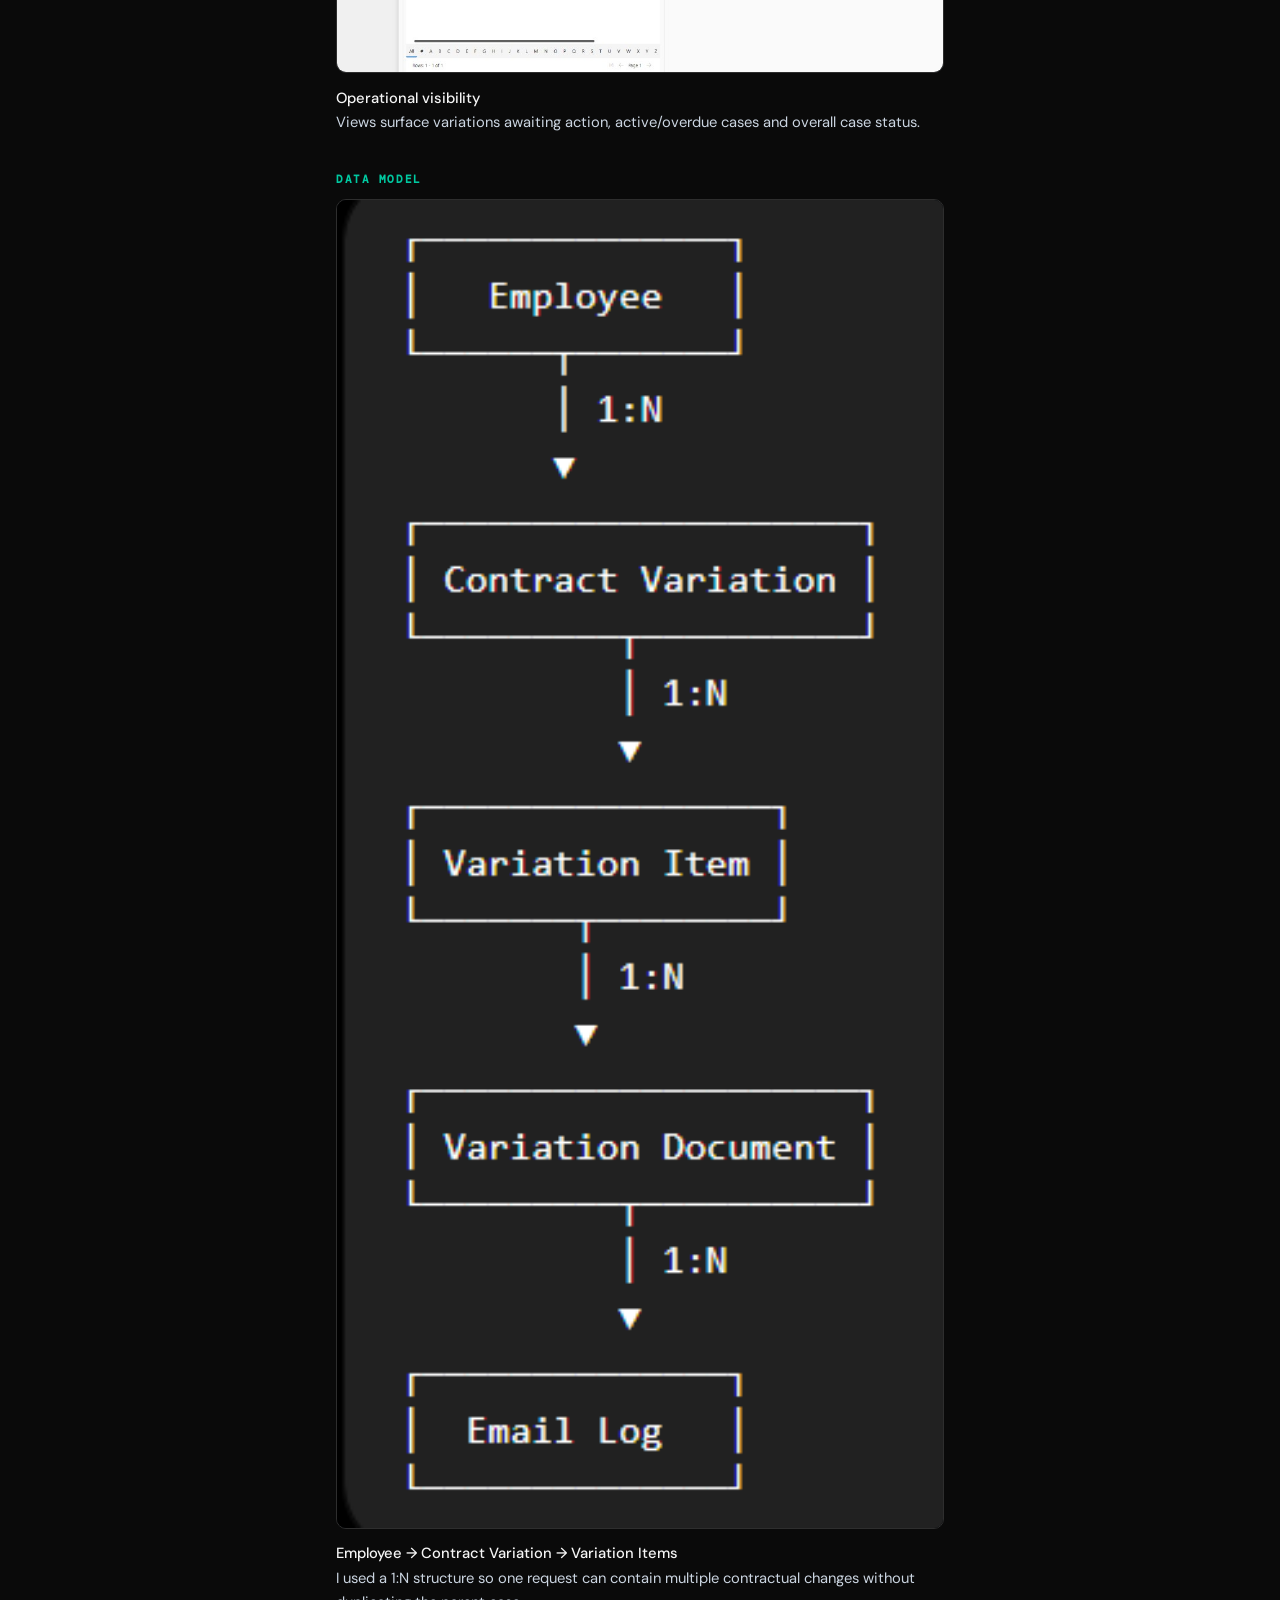
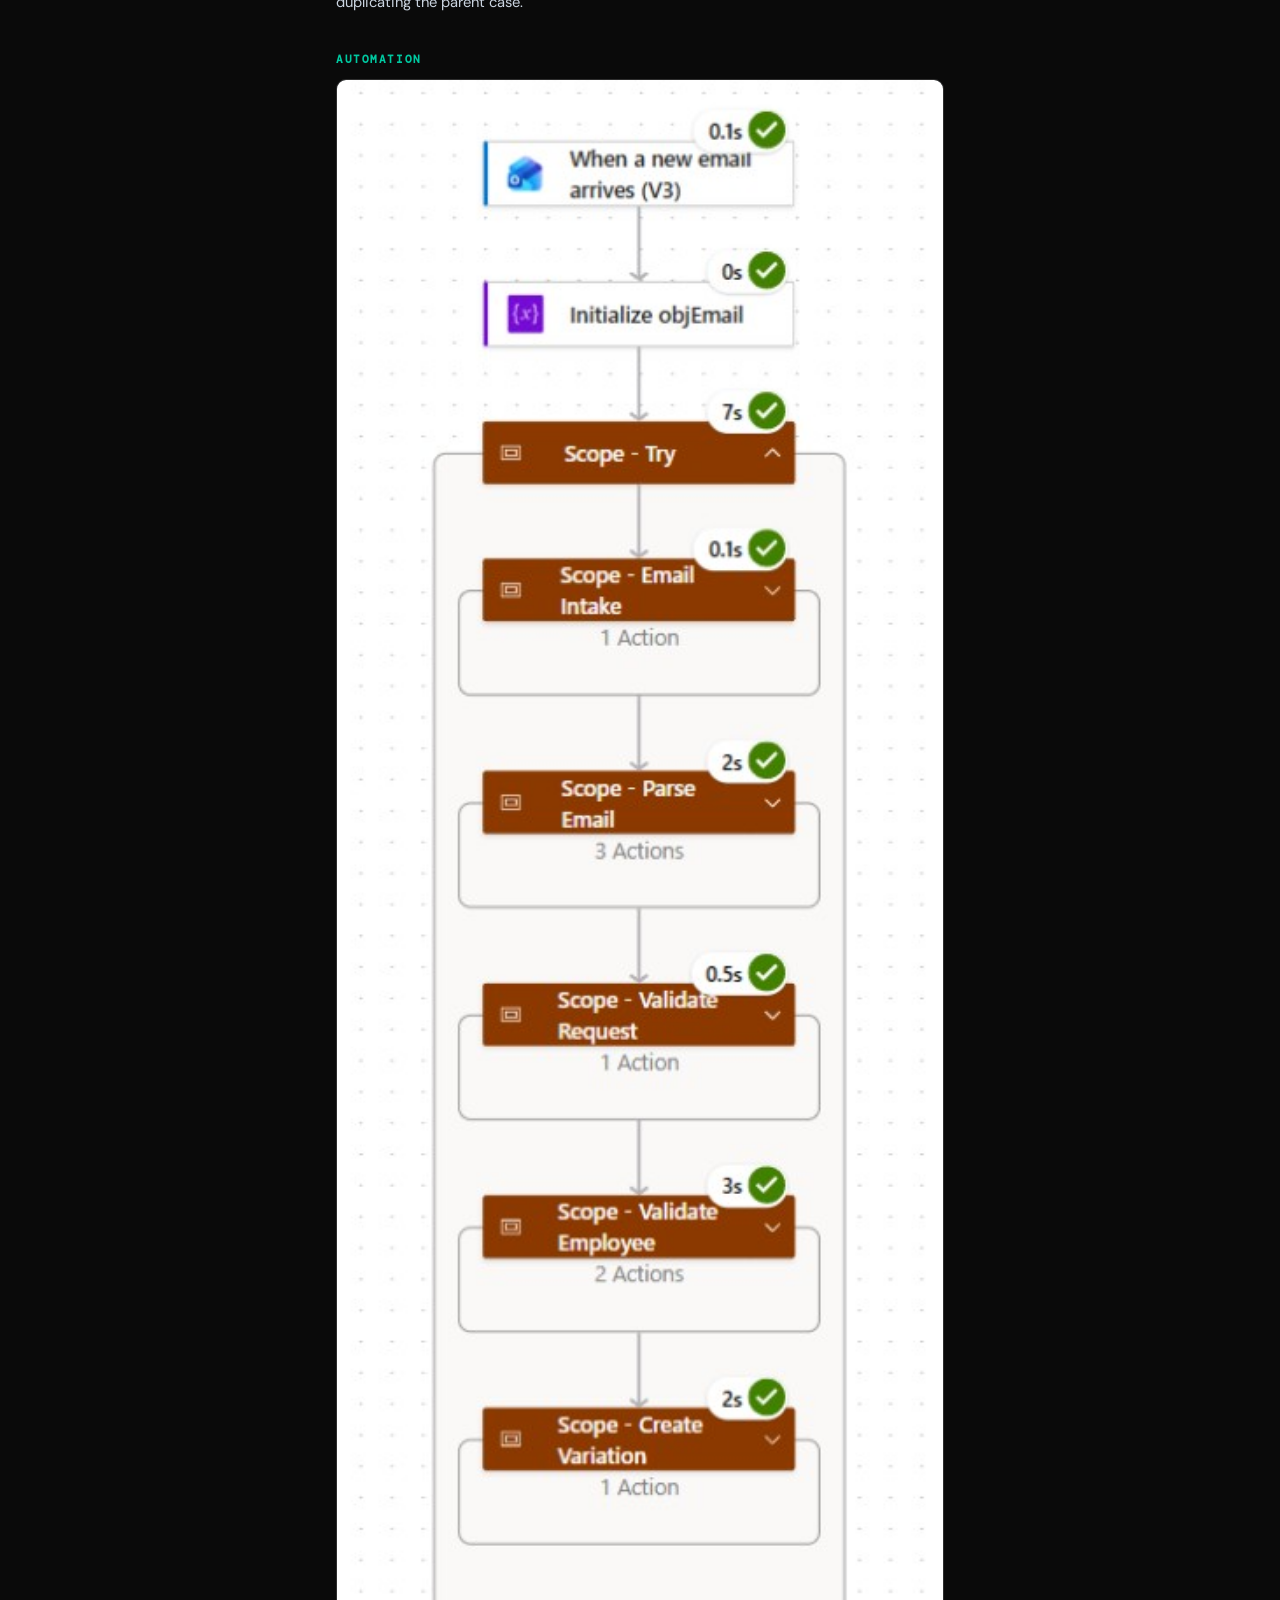
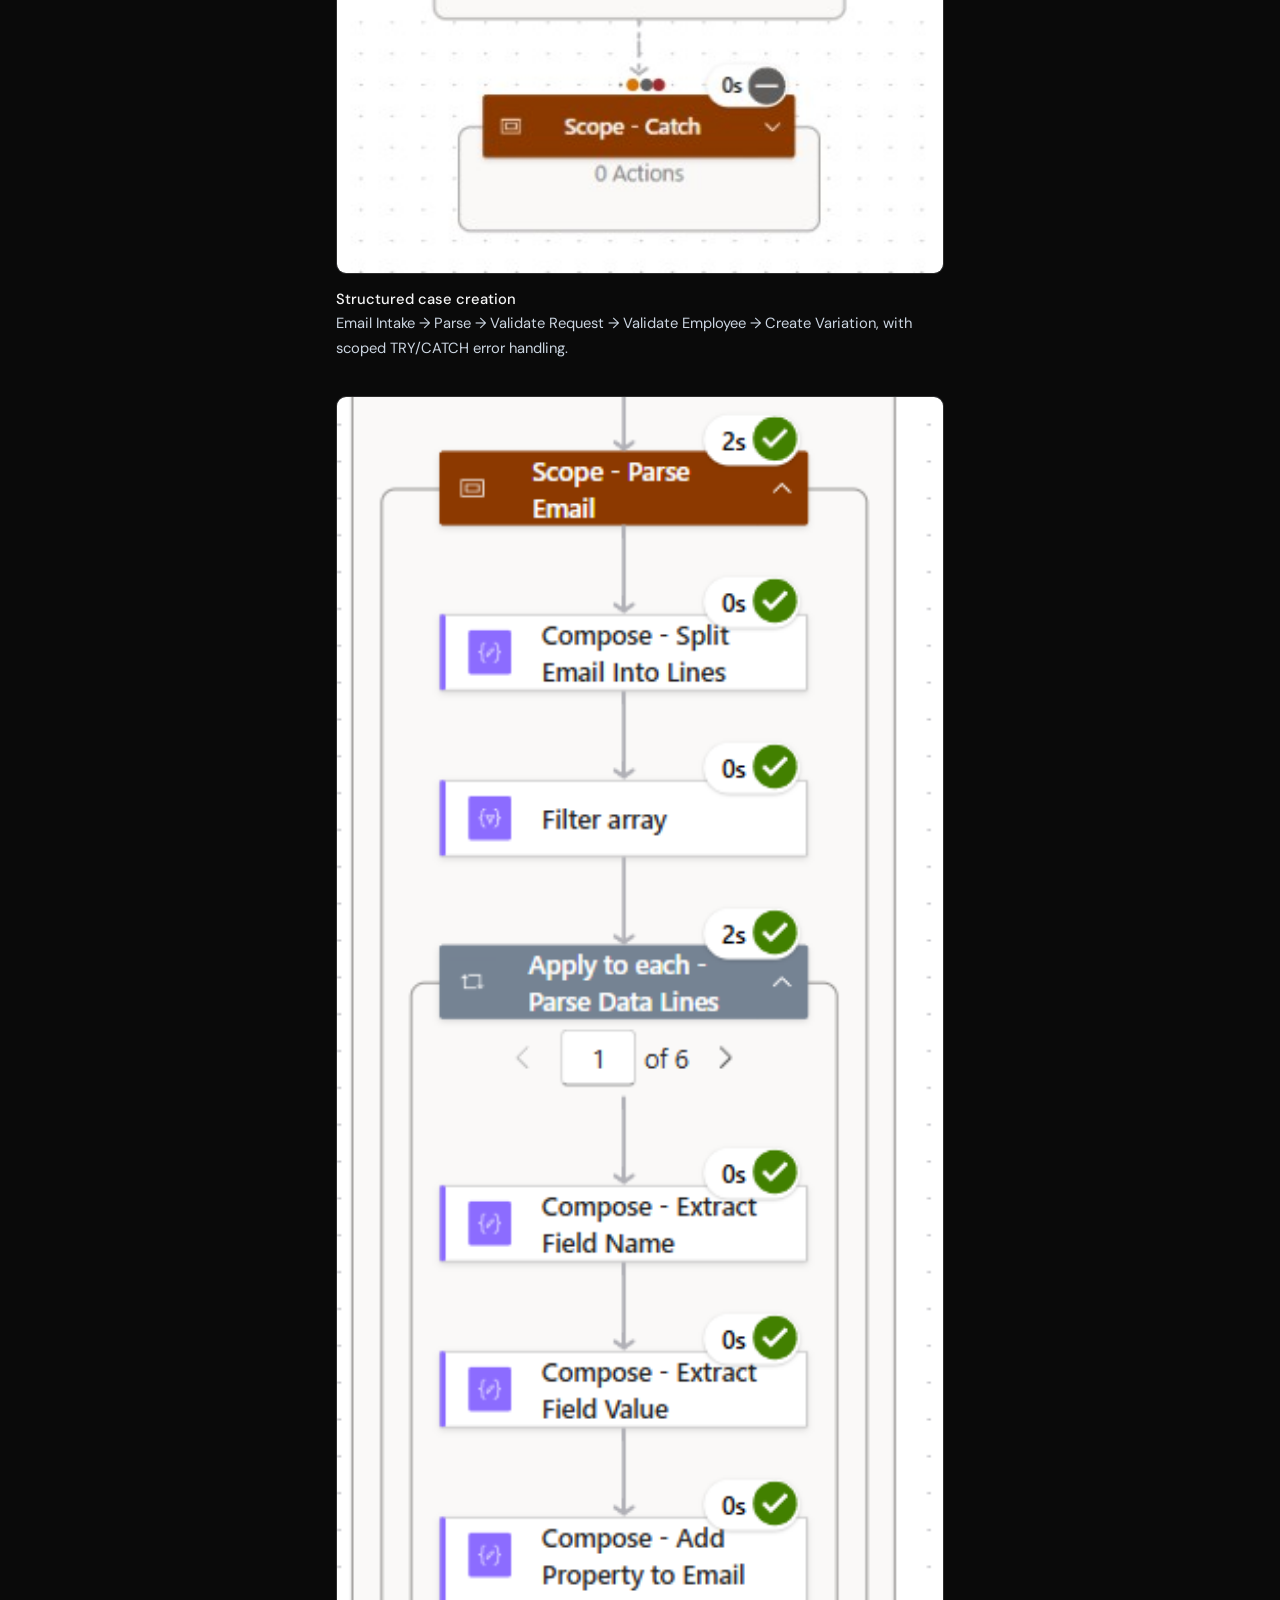
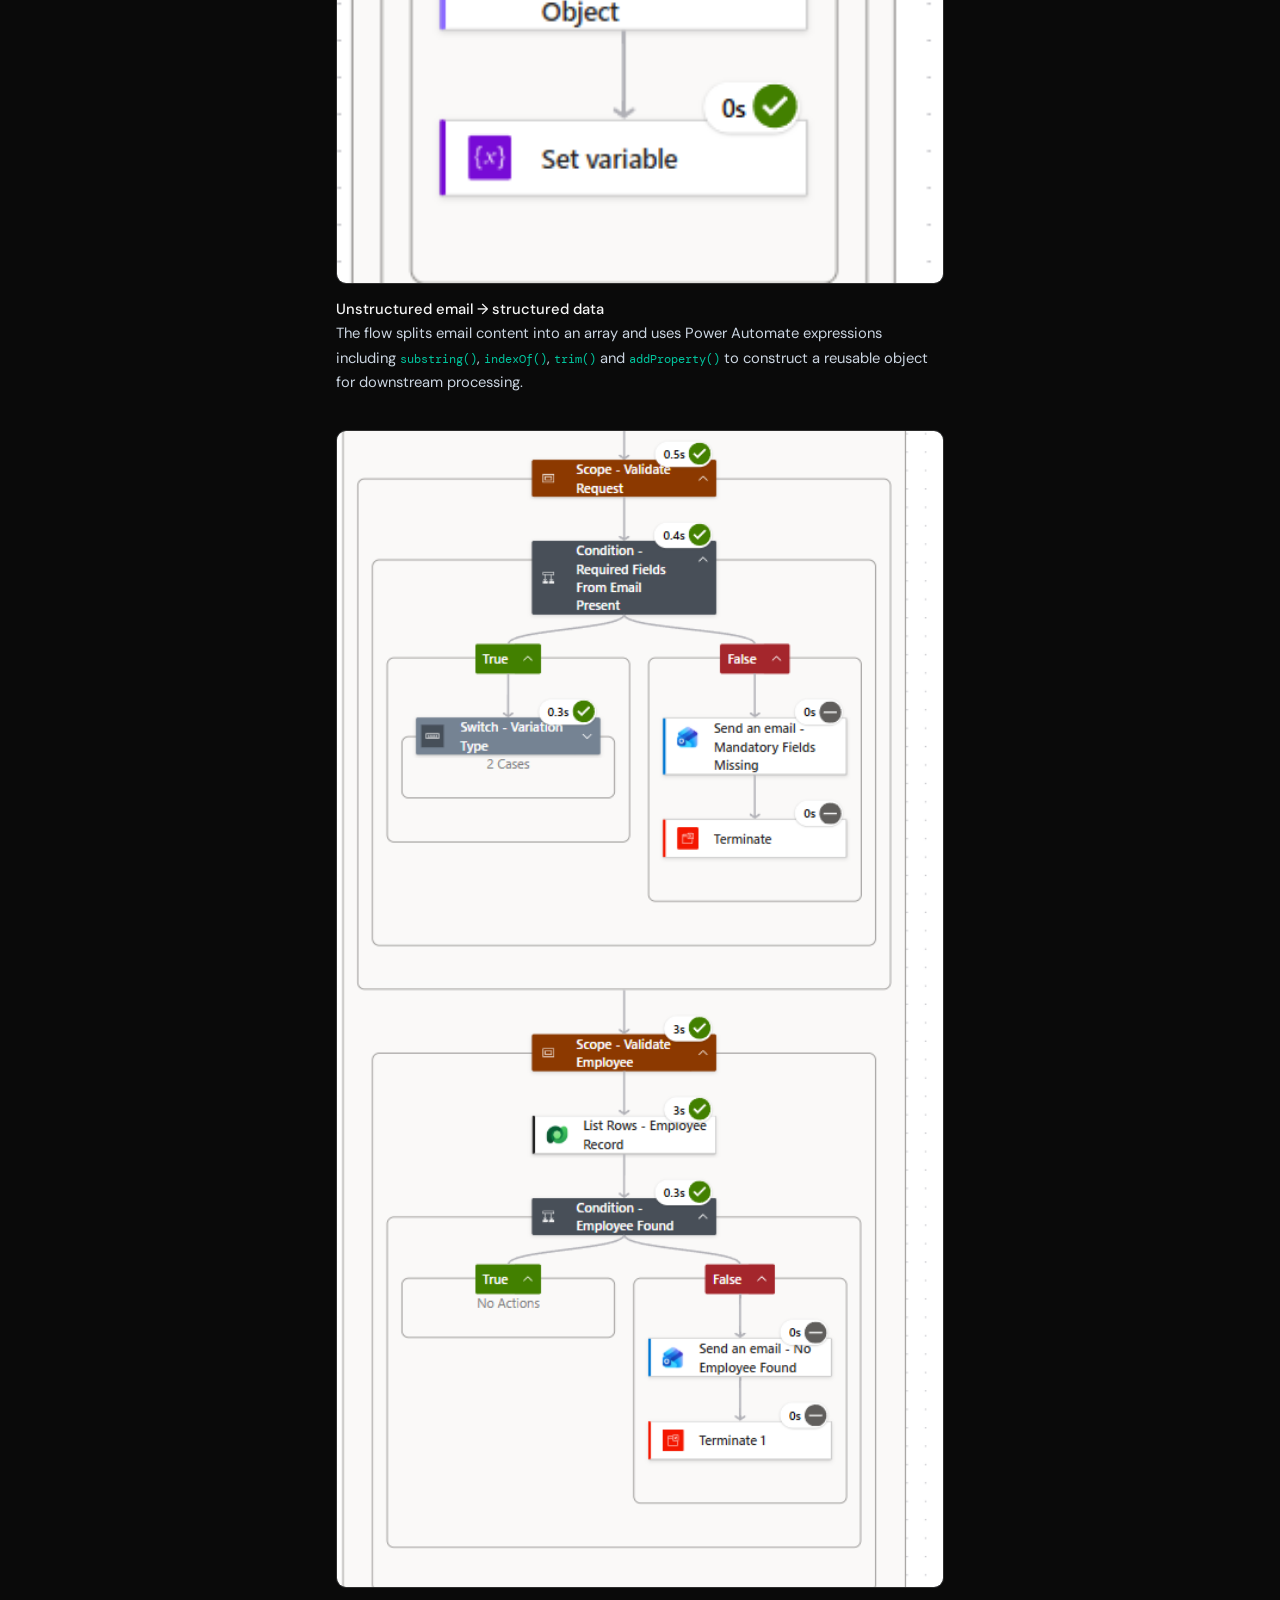
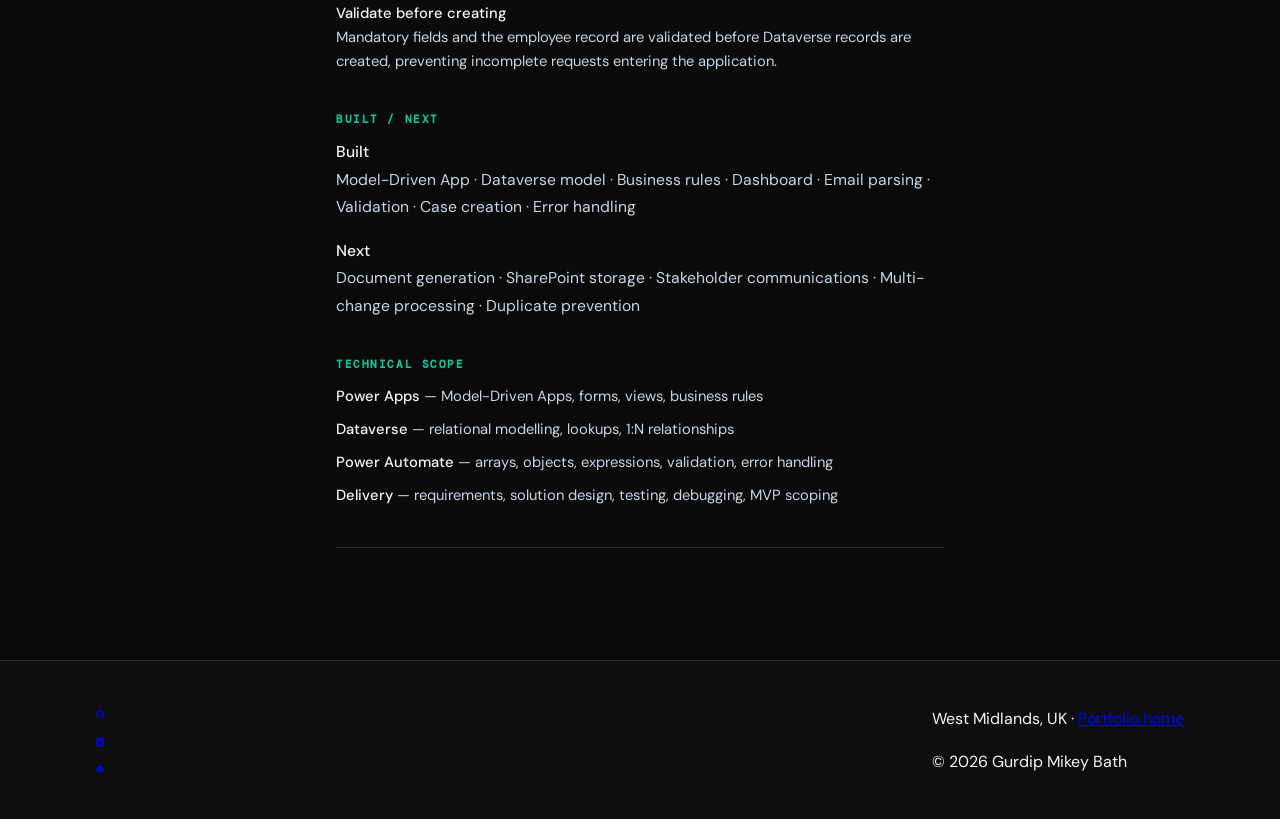
<file: projects/contract-variation-hub.html>
<!DOCTYPE html>
<html lang="en">
<head>
  <meta charset="UTF-8" />
  <meta name="viewport" content="width=device-width, initial-scale=1.0" />
  <meta name="description" content="Contract Variation Hub — independently designed Power Platform portfolio solution for end-to-end HR contract change management by Gurdip Mikey Bath." />
  <title>Contract Variation Hub · Gurdip Mikey Bath</title>
  <link rel="preconnect" href="https://fonts.googleapis.com" />
  <link href="https://fonts.googleapis.com/css2?family=DM+Serif+Display&family=DM+Mono:wght@400;500&family=DM+Sans:wght@300;400;500&display=swap" rel="stylesheet" />
  <link rel="stylesheet" href="../css/project.css" />
</head>
<body class="project-page">

  <header class="project-topbar">
    <div class="project-topbar-inner">
      <a class="project-topbar-brand" href="../index.html">Gurdip Mikey Bath</a>
      <a class="project-topbar-back" href="../index.html#projects">← Projects</a>
    </div>
  </header>

  <div class="project-page-inner">
    <header class="project-hero">
      <h1 class="project-hero-title">Contract Variation Hub</h1>
      <p class="project-hero-sub">End-to-end HR contract change management</p>
      <p class="project-hero-meta">
        Designed around a real HR Shared Services process to replace fragmented email and spreadsheet tracking with structured Dataverse case management and Power Automate orchestration.
      </p>
      <p class="project-tech-line"><strong>Model-Driven App · Dataverse · Power Automate · Outlook · SharePoint</strong></p>
    </header>

    <div class="project-case">
      <div class="project-case-section">
        <p class="case-label">Problem</p>
        <p class="case-text">
          Contract variations move through email, HR systems, Word documents, SharePoint, spreadsheets and multiple stakeholders — creating repeated data entry and limited visibility of case progress.
        </p>
        <p class="case-text case-text--follow"><strong>Goal:</strong> create one controlled process to capture, validate, track and progress each request.</p>
      </div>

      <div class="project-case-section">
        <p class="case-label">Solution</p>
        <p class="case-text">A Dataverse-backed Model-Driven App provides the operational hub, while Power Automate handles email intake, validation and workflow orchestration.</p>
        <p class="project-flow-line">Outlook → Power Automate → Dataverse → Model-Driven App → SharePoint / Outlook</p>
      </div>

      <div class="project-case-section">
        <p class="case-label">Application</p>
        <figure class="contract-proof">
          <a class="chapter-frame" title="Click to enlarge screenshot" aria-label="Open full size screenshot" href="../images/portfolio/contract-variation/01-main-form.png" target="_blank" rel="noopener">
            <img src="../images/portfolio/contract-variation/01-main-form.png" alt="Contract Variation record main form with processing status and related Variation Items" />
          </a>
          <figcaption><strong>Centralised case management</strong><br />Forms, business rules, statuses and related Variation Items give HR one structured place to manage each request.</figcaption>
        </figure>
        <figure class="contract-proof">
          <a class="chapter-frame" title="Click to enlarge screenshot" aria-label="Open full size screenshot" href="../images/portfolio/contract-variation/02-dashboard.png" target="_blank" rel="noopener">
            <img src="../images/portfolio/contract-variation/02-dashboard.png" alt="Contract Variation dashboard showing active cases, manager confirmations, and variations ready to send" />
          </a>
          <figcaption><strong>Operational visibility</strong><br />Views surface variations awaiting action, active/overdue cases and overall case status.</figcaption>
        </figure>
      </div>

      <div class="project-case-section">
        <p class="case-label">Data Model</p>
        <figure class="contract-proof">
          <a class="chapter-frame contract-data-model-frame" title="Click to enlarge diagram" aria-label="Open full size data model diagram" href="../images/portfolio/contract-variation/03-data-model.png" target="_blank" rel="noopener">
            <img src="../images/portfolio/contract-variation/03-data-model.png" alt="Dataverse relationship diagram from Employee to Contract Variation, Variation Item, Variation Document, and Email Log" />
          </a>
          <figcaption><strong>Employee → Contract Variation → Variation Items</strong><br />I used a 1:N structure so one request can contain multiple contractual changes without duplicating the parent case.</figcaption>
        </figure>
      </div>

      <div class="project-case-section">
        <p class="case-label">Automation</p>
        <figure class="contract-proof">
          <a class="chapter-frame contract-flow-frame" title="Click to enlarge screenshot" aria-label="Open full size case creation flow screenshot" href="../images/portfolio/contract-variation/04-full-case-creation-flow.png" target="_blank" rel="noopener">
            <img src="../images/portfolio/contract-variation/04-full-case-creation-flow.png" alt="Power Automate case creation flow with email intake, parsing, validation, record creation, and catch scopes" />
          </a>
          <figcaption><strong>Structured case creation</strong><br />Email Intake → Parse → Validate Request → Validate Employee → Create Variation, with scoped TRY/CATCH error handling.</figcaption>
        </figure>
        <figure class="contract-proof contract-proof--prominent">
          <a class="chapter-frame contract-parse-frame" title="Click to enlarge screenshot" aria-label="Open full size Parse Email scope screenshot" href="../images/portfolio/contract-variation/05-parse-email-scope.png" target="_blank" rel="noopener">
            <img src="../images/portfolio/contract-variation/05-parse-email-scope.png" alt="Power Automate Parse Email scope splitting email lines and extracting fields into a reusable object" />
          </a>
          <figcaption><strong>Unstructured email → structured data</strong><br />The flow splits email content into an array and uses Power Automate expressions including <code>substring()</code>, <code>indexOf()</code>, <code>trim()</code> and <code>addProperty()</code> to construct a reusable object for downstream processing.</figcaption>
        </figure>
        <figure class="contract-proof">
          <a class="chapter-frame contract-validation-frame" title="Click to enlarge screenshot" aria-label="Open full size validation screenshot" href="../images/portfolio/contract-variation/06-validation.png" target="_blank" rel="noopener">
            <img src="../images/portfolio/contract-variation/06-validation.png" alt="Power Automate validation scopes checking required email fields and matching the employee record" />
          </a>
          <figcaption><strong>Validate before creating</strong><br />Mandatory fields and the employee record are validated before Dataverse records are created, preventing incomplete requests entering the application.</figcaption>
        </figure>
      </div>

      <div class="project-case-section">
        <p class="case-label">Built / Next</p>
        <div class="contract-scope-pair">
          <p class="case-text"><strong>Built</strong><br />Model-Driven App · Dataverse model · Business rules · Dashboard · Email parsing · Validation · Case creation · Error handling</p>
          <p class="case-text"><strong>Next</strong><br />Document generation · SharePoint storage · Stakeholder communications · Multi-change processing · Duplicate prevention</p>
        </div>
      </div>

      <div class="project-case-section">
        <p class="case-label">Technical Scope</p>
        <div class="contract-technical-scope">
          <p><strong>Power Apps</strong> — Model-Driven Apps, forms, views, business rules</p>
          <p><strong>Dataverse</strong> — relational modelling, lookups, 1:N relationships</p>
          <p><strong>Power Automate</strong> — arrays, objects, expressions, validation, error handling</p>
          <p><strong>Delivery</strong> — requirements, solution design, testing, debugging, MVP scoping</p>
        </div>
      </div>
    </div>
  </div>

  <footer class="site-footer">
    <div class="site-footer-inner">
      <div class="social-links">
        <a href="https://github.com/gurdip-bath" target="_blank" rel="noopener" aria-label="GitHub profile">
          <svg viewBox="0 0 24 24" aria-hidden="true"><path fill="currentColor" d="M12 0C5.37 0 0 5.37 0 12c0 5.31 3.435 9.795 8.205 11.385.6.105.825-.255.825-.57 0-.285-.015-1.23-.015-2.235-3.015.555-3.795-.735-4.035-1.41-.135-.345-.72-1.41-1.23-1.695-.42-.225-1.02-.78-.015-.795.945-.015 1.62.87 1.845 1.23 1.08 1.815 2.805 1.305 3.495.99.105-.78.42-1.305.765-1.605-2.67-.3-5.46-1.335-5.46-5.925 0-1.305.465-2.385 1.23-3.225-.12-.3-.54-1.53.12-3.18 0 0 1.005-.315 3.3 1.23.96-.27 1.98-.405 3-.405s2.04.135 3 .405c2.295-1.56 3.3-1.23 3.3-1.23.66 1.65.24 2.88.12 3.18.765.84 1.23 1.905 1.23 3.225 0 4.605-2.805 5.625-5.475 5.925.435.375.81 1.095.81 2.22 0 1.605-.015 2.895-.015 3.3 0 .315.225.69.825.57A8.205 8.205 0 0 0 24 12c0-6.63-5.37-12-12-12z"/></svg>
        </a>
        <a href="https://www.linkedin.com/in/gurdip-mikey-b-07aa12292/" target="_blank" rel="noopener" aria-label="LinkedIn profile">
          <svg viewBox="0 0 24 24" aria-hidden="true"><path fill="currentColor" d="M20.447 20.452h-3.554v-5.569c0-1.328-.027-3.037-1.852-3.037-1.853 0-2.136 1.445-2.136 2.939v5.667H9.351V9h3.414v1.561h.046c.477-.9 1.637-1.85 3.37-1.85 3.601 0 4.267 2.37 4.267 5.455v6.286zM5.337 7.433a2.062 2.062 0 0 1-2.063-2.065 2.064 2.064 0 1 1 2.063 2.065zm1.782 13.019H3.555V9h3.564v11.452zM22.225 0H1.771C.792 0 0 .774 0 1.729v20.542C0 23.227.792 24 1.771 24h20.451C23.2 24 24 23.227 24 22.271V1.729C24 .774 23.2 0 22.222 0h.003z"/></svg>
        </a>
        <a href="mailto:bathgurdip1@gmail.com" aria-label="Send email">
          <svg viewBox="0 0 24 24" aria-hidden="true"><path fill="currentColor" d="M20 4H4c-1.1 0-2 .9-2 2v12c0 1.1.9 2 2 2h16c1.1 0 2-.9 2-2V6c0-1.1-.9-2-2-2zm0 4-8 5-8-5V6l8 5 8-5v2z"/></svg>
        </a>
      </div>
      <div class="footer-meta">
        <p>West Midlands, UK · <a href="../index.html">Portfolio home</a></p>
        <p class="footer-copy">© 2026 Gurdip Mikey Bath</p>
      </div>
    </div>
  </footer>

</body>
</html>
</file>
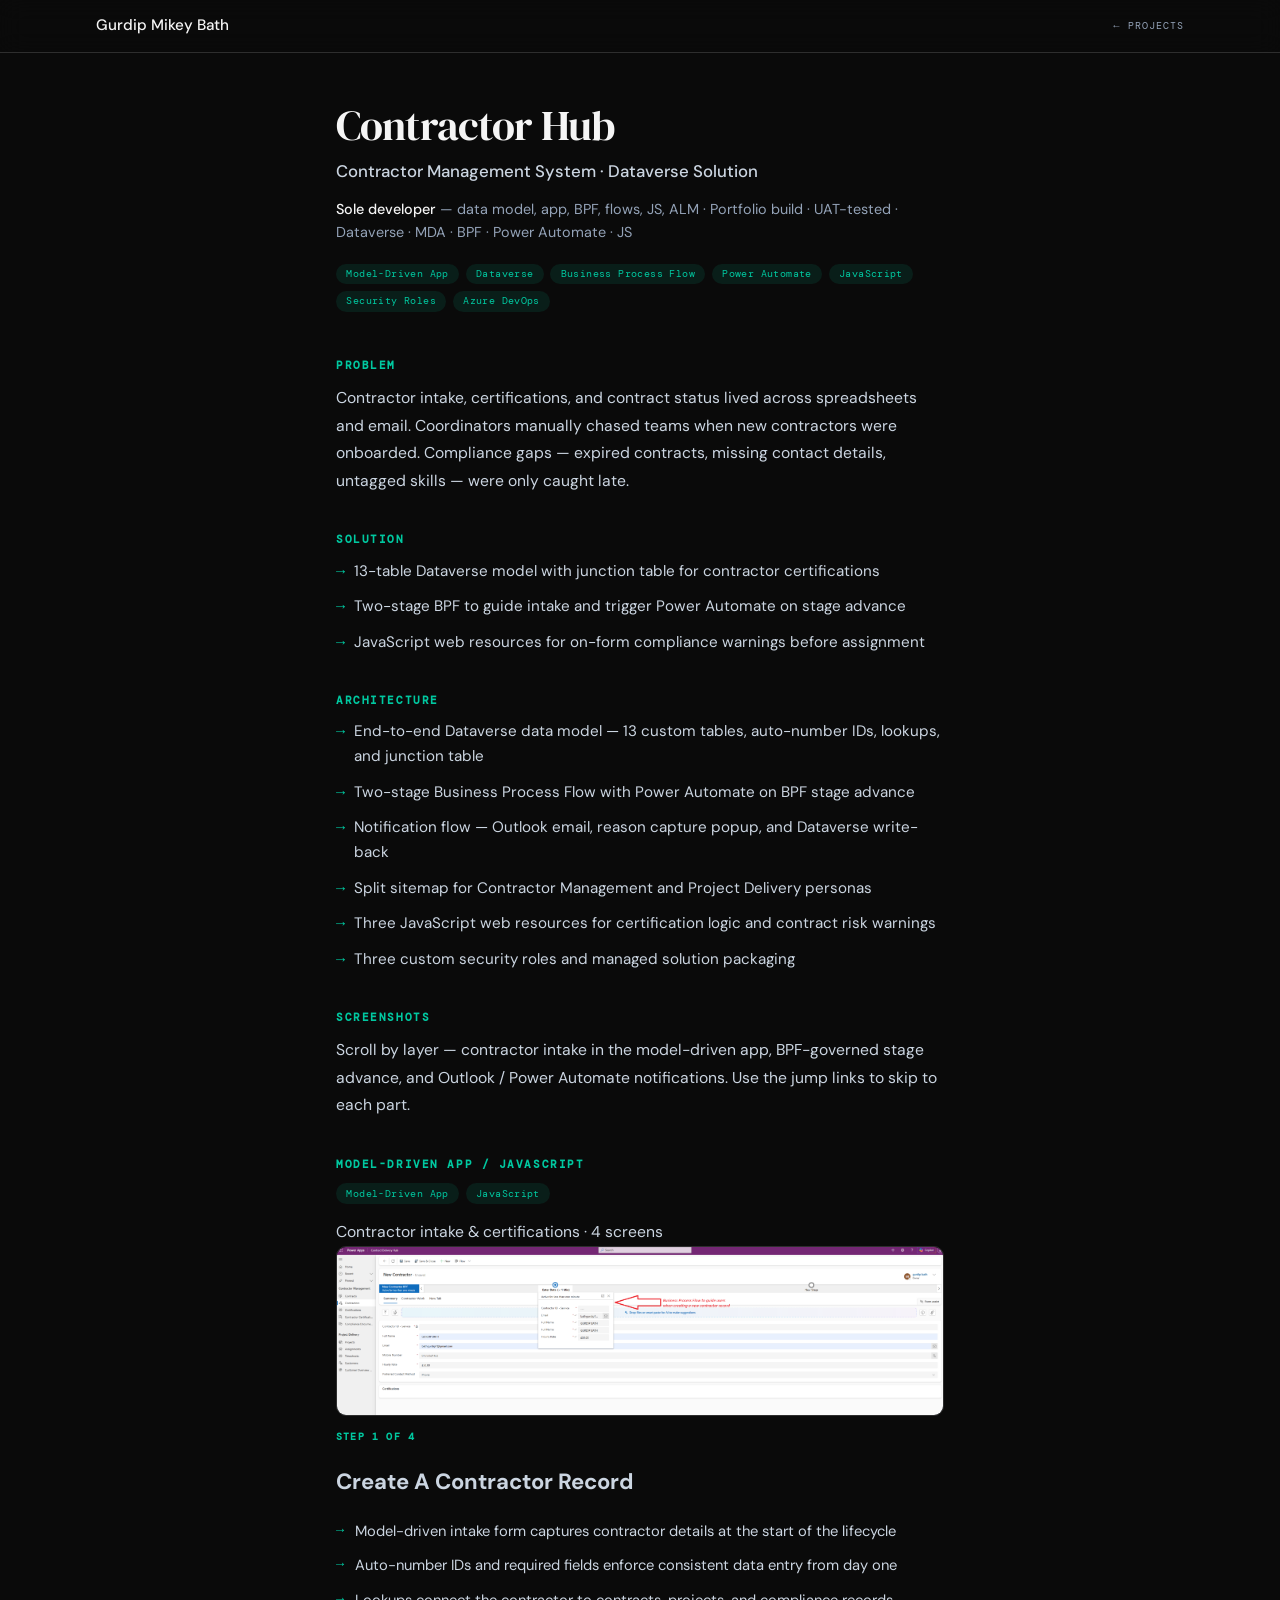
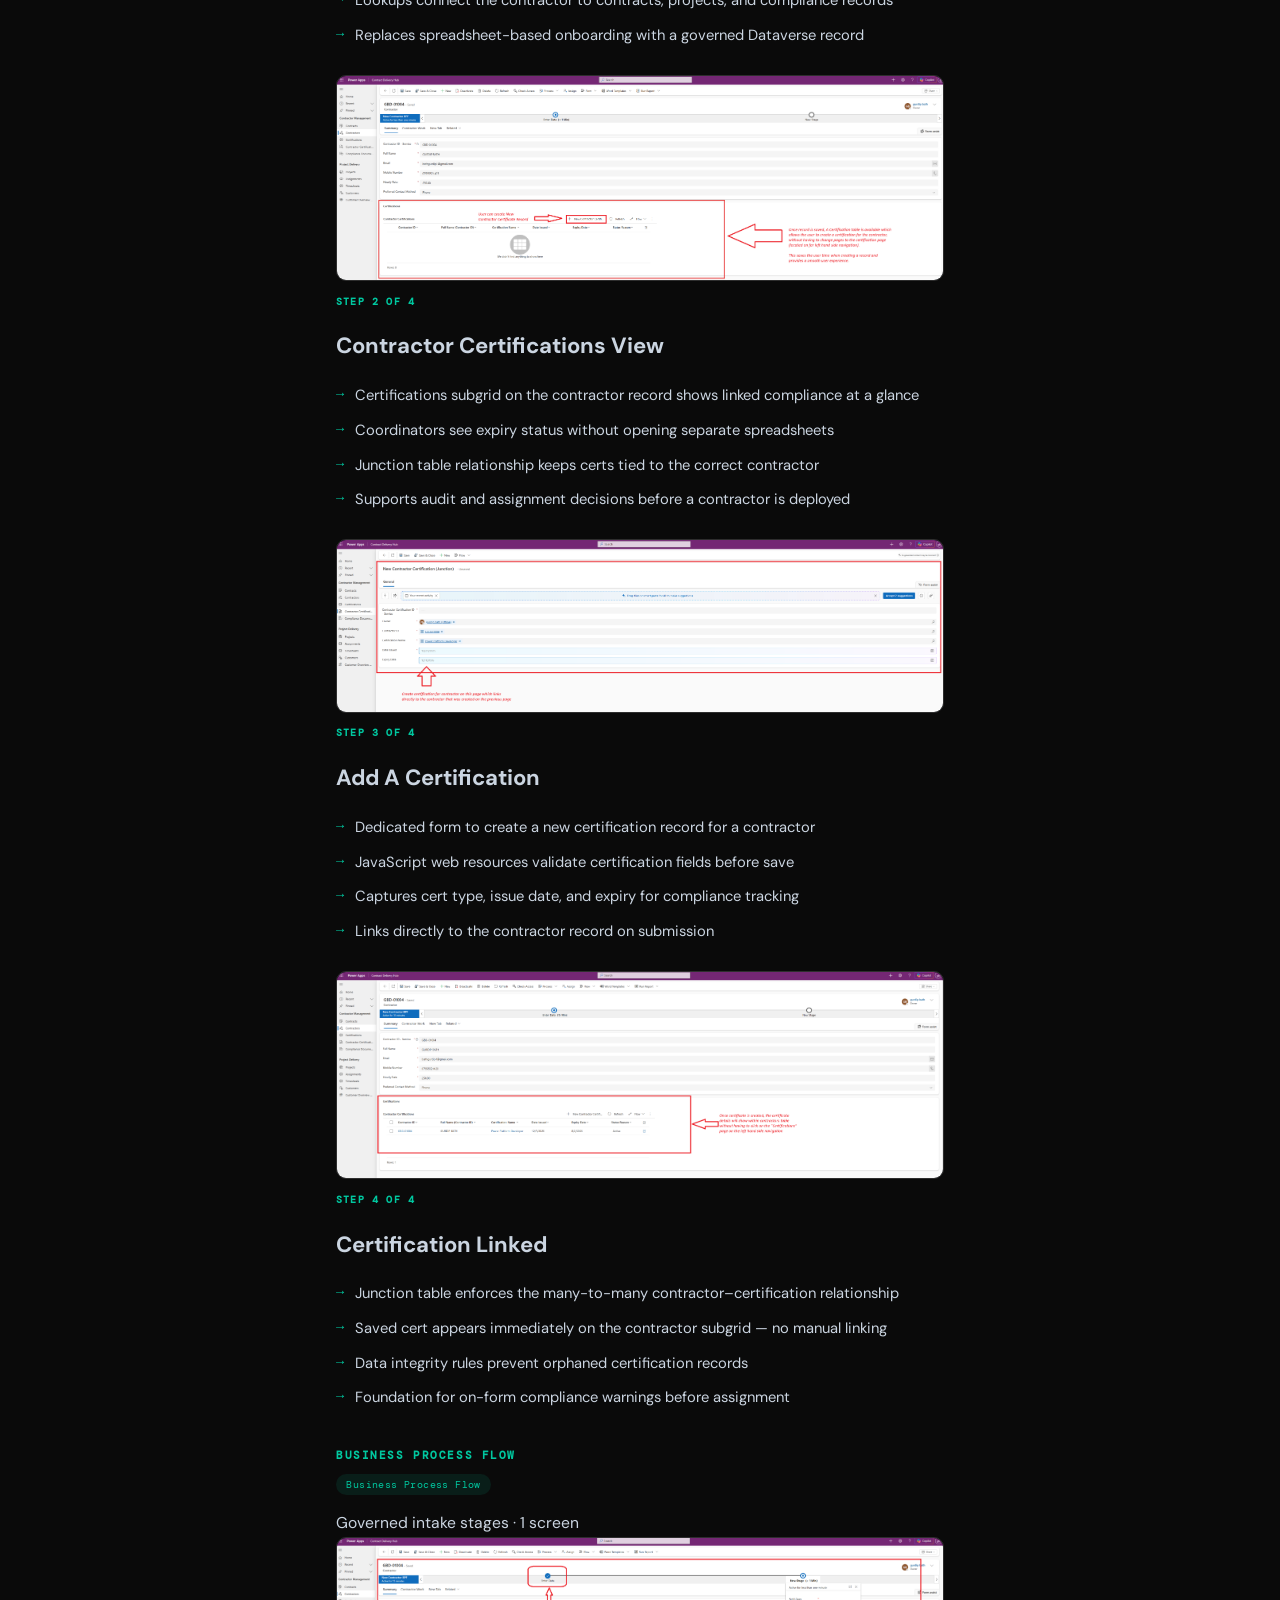
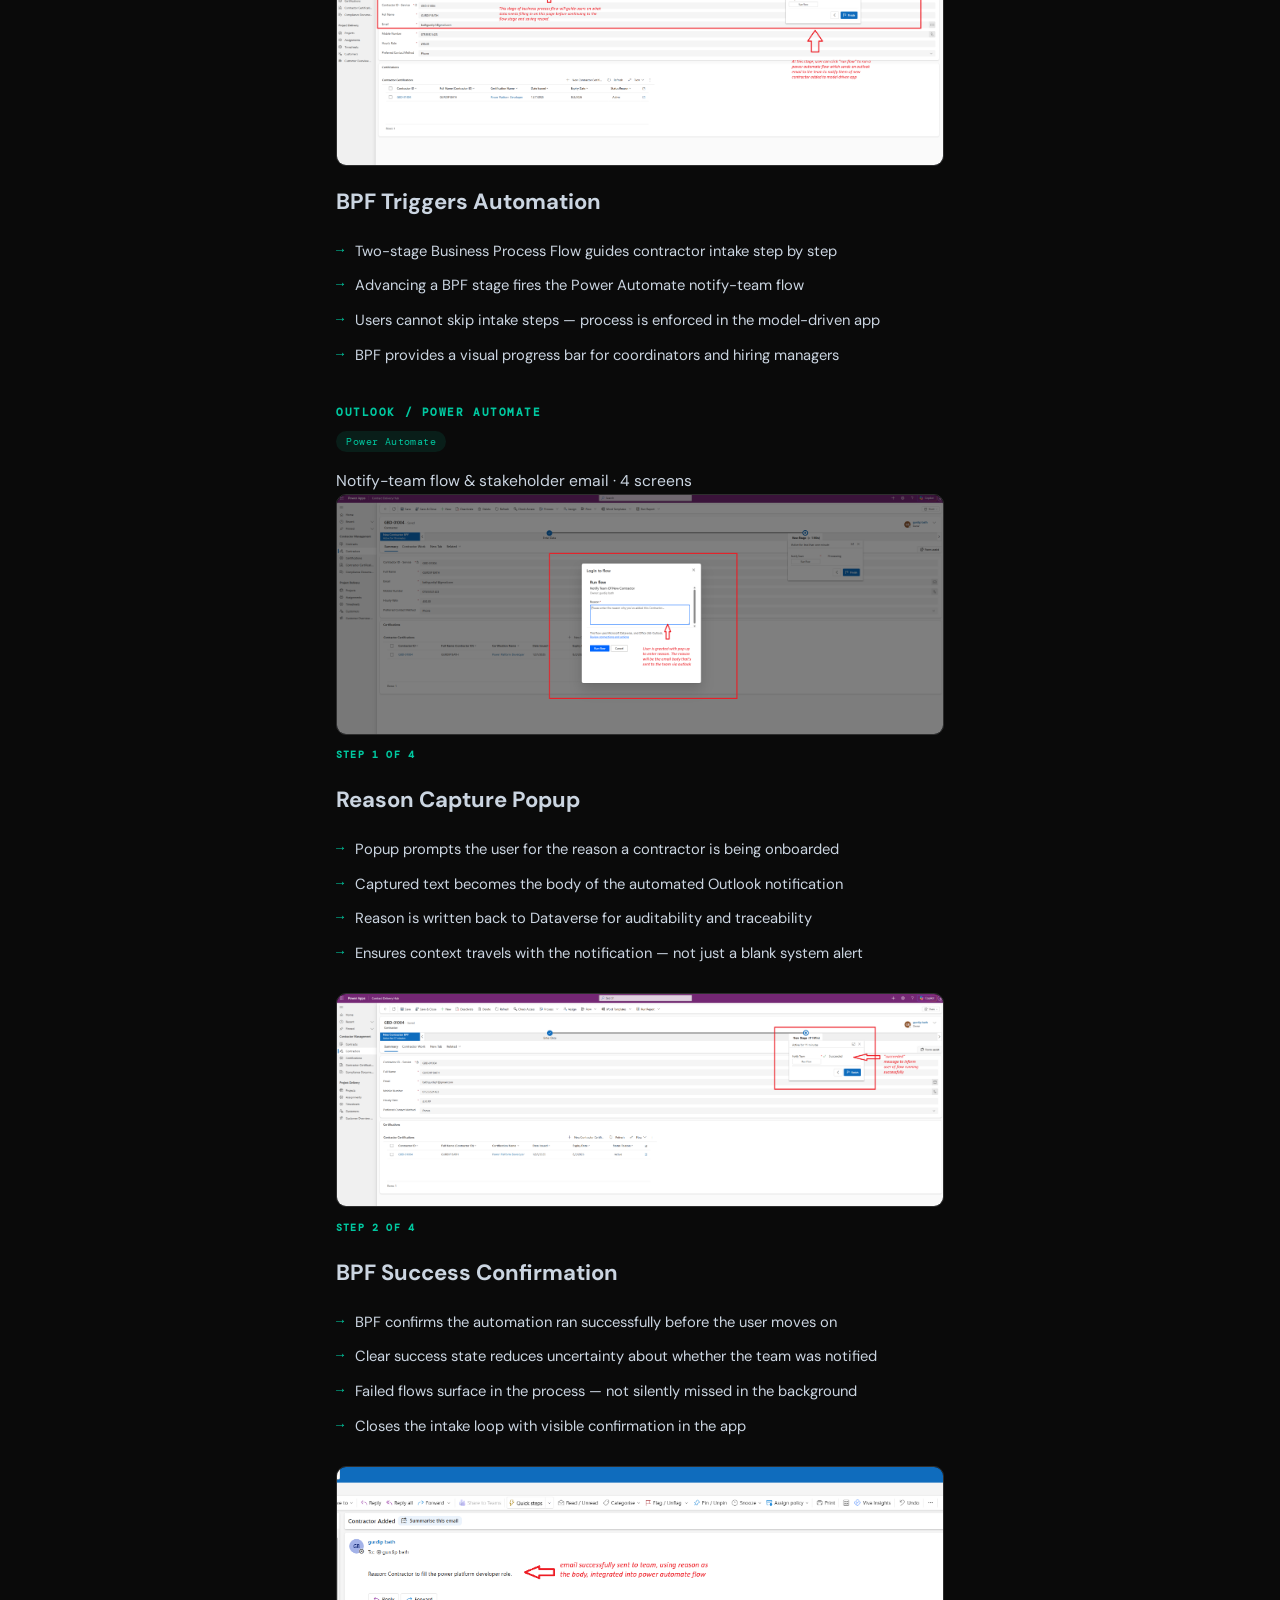
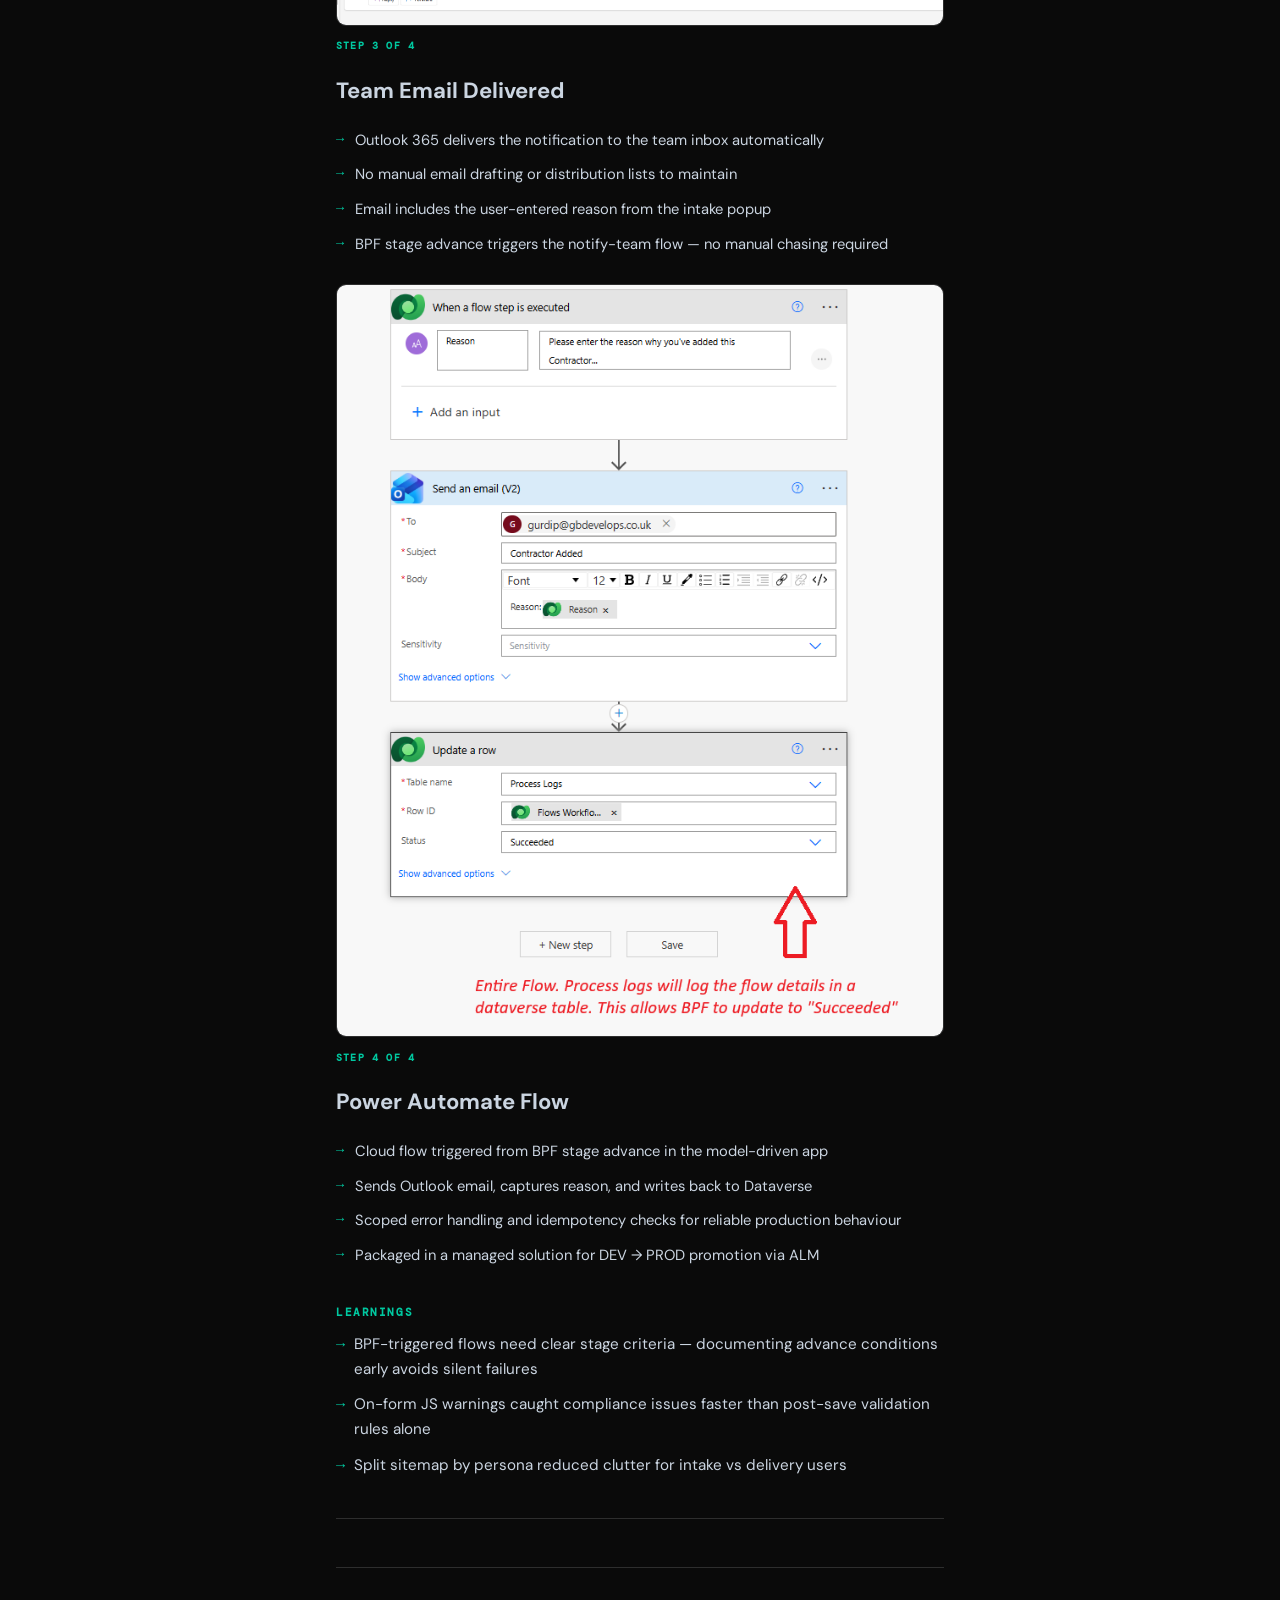
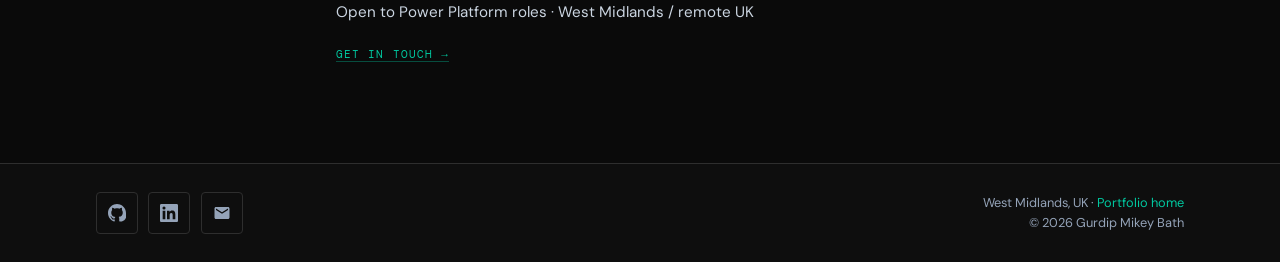
<file: projects/contractor-hub.html>
<!DOCTYPE html>
<html lang="en">
<head>
  <meta charset="UTF-8" />
  <meta name="viewport" content="width=device-width, initial-scale=1.0" />
  <meta name="description" content="Contractor Hub — Dataverse contractor management portfolio project by Gurdip Mikey Bath. BPF, Power Automate, and compliance checks." />
  <title>Contractor Hub · Gurdip Mikey Bath</title>
  <link rel="preconnect" href="https://fonts.googleapis.com" />
  <link href="https://fonts.googleapis.com/css2?family=DM+Serif+Display&family=DM+Mono:wght@400;500&family=DM+Sans:wght@300;400;500&display=swap" rel="stylesheet" />
  <link rel="stylesheet" href="../css/project.css" />
</head>
<body class="project-page">

  <header class="project-topbar">
    <div class="project-topbar-inner">
      <a class="project-topbar-brand" href="../index.html">Gurdip Mikey Bath</a>
      <a class="project-topbar-back" href="../index.html#projects">← Projects</a>
    </div>
  </header>

  <div class="project-page-inner">
    <header class="project-hero">
      <h1 class="project-hero-title">Contractor Hub</h1>
      <p class="project-hero-sub">Contractor Management System · Dataverse Solution</p>
      <p class="project-hero-meta">
        <strong>Sole developer</strong> — data model, app, BPF, flows, JS, ALM · Portfolio build · UAT-tested · Dataverse · MDA · BPF · Power Automate · JS
      </p>
      <div class="project-hero-tags">
        <span class="bc-tag">Model-Driven App</span>
        <span class="bc-tag">Dataverse</span>
        <span class="bc-tag">Business Process Flow</span>
        <span class="bc-tag">Power Automate</span>
        <span class="bc-tag">JavaScript</span>
        <span class="bc-tag">Security Roles</span>
        <span class="bc-tag">Azure DevOps</span>
      </div>
    </header>

    <div class="project-case">
      <div class="project-case-section">
        <p class="case-label">Problem</p>
        <p class="case-text">
          Contractor intake, certifications, and contract status lived across spreadsheets and email. Coordinators manually chased teams when new contractors were onboarded. Compliance gaps — expired contracts, missing contact details, untagged skills — were only caught late.
        </p>
      </div>

      <div class="project-case-section">
        <p class="case-label">Solution</p>
        <ul class="case-list">
          <li>13-table Dataverse model with junction table for contractor certifications</li>
          <li>Two-stage BPF to guide intake and trigger Power Automate on stage advance</li>
          <li>JavaScript web resources for on-form compliance warnings before assignment</li>
        </ul>
      </div>

      <div class="project-case-section">
        <p class="case-label">Architecture</p>
        <ul class="case-list">
          <li>End-to-end Dataverse data model — 13 custom tables, auto-number IDs, lookups, and junction table</li>
          <li>Two-stage Business Process Flow with Power Automate on BPF stage advance</li>
          <li>Notification flow — Outlook email, reason capture popup, and Dataverse write-back</li>
          <li>Split sitemap for Contractor Management and Project Delivery personas</li>
          <li>Three JavaScript web resources for certification logic and contract risk warnings</li>
          <li>Three custom security roles and managed solution packaging</li>
        </ul>
      </div>

      <div class="project-case-section">
        <p class="case-label">Screenshots</p>
        <p class="case-text">Scroll by layer — contractor intake in the model-driven app, BPF-governed stage advance, and Outlook / Power Automate notifications. Use the jump links to skip to each part.</p>
      </div>

      <div class="project-case-section">
        <p class="case-label">Model-Driven App / JavaScript</p>
        <div class="project-hero-tags">
          <span class="bc-tag">Model-Driven App</span>
          <span class="bc-tag">JavaScript</span>
        </div>
        <p class="case-text case-text--follow">Contractor intake &amp; certifications · 4 screens</p>

        <figure class="contract-proof">
        <a class="chapter-frame" title="Click to enlarge screenshot" aria-label="Open full size screenshot" href="../images/portfolio/contractor/01-create-contractor.png" target="_blank" rel="noopener">
          <img src="../images/portfolio/contractor/01-create-contractor.png" alt="Create new contractor record" />
        </a>
        <figcaption>
        <p class="chapter-step" aria-label="Step 1 of 4">Step 1 of 4</p>
        <h2>Create A Contractor Record</h2>
        <ul class="chapter-features">
          <li>Model-driven intake form captures contractor details at the start of the lifecycle</li>
          <li>Auto-number IDs and required fields enforce consistent data entry from day one</li>
          <li>Lookups connect the contractor to contracts, projects, and compliance records</li>
          <li>Replaces spreadsheet-based onboarding with a governed Dataverse record</li>
        </ul>
        </figcaption>
        </figure>

        <figure class="contract-proof">
        <a class="chapter-frame" title="Click to enlarge screenshot" aria-label="Open full size screenshot" href="../images/portfolio/contractor/02-certificate-view.png" target="_blank" rel="noopener">
          <img src="../images/portfolio/contractor/02-certificate-view.png" alt="Certifications subgrid on contractor record" />
        </a>
        <figcaption>
        <p class="chapter-step" aria-label="Step 2 of 4">Step 2 of 4</p>
        <h2>Contractor Certifications View</h2>
        <ul class="chapter-features">
          <li>Certifications subgrid on the contractor record shows linked compliance at a glance</li>
          <li>Coordinators see expiry status without opening separate spreadsheets</li>
          <li>Junction table relationship keeps certs tied to the correct contractor</li>
          <li>Supports audit and assignment decisions before a contractor is deployed</li>
        </ul>
        </figcaption>
        </figure>

        <figure class="contract-proof">
        <a class="chapter-frame" title="Click to enlarge screenshot" aria-label="Open full size screenshot" href="../images/portfolio/contractor/03-create-cert.png" target="_blank" rel="noopener">
          <img src="../images/portfolio/contractor/03-create-cert.png" alt="Create new certification form" />
        </a>
        <figcaption>
        <p class="chapter-step" aria-label="Step 3 of 4">Step 3 of 4</p>
        <h2>Add A Certification</h2>
        <ul class="chapter-features">
          <li>Dedicated form to create a new certification record for a contractor</li>
          <li>JavaScript web resources validate certification fields before save</li>
          <li>Captures cert type, issue date, and expiry for compliance tracking</li>
          <li>Links directly to the contractor record on submission</li>
        </ul>
        </figcaption>
        </figure>

        <figure class="contract-proof">
        <a class="chapter-frame" title="Click to enlarge screenshot" aria-label="Open full size screenshot" href="../images/portfolio/contractor/04-cert-linked.png" target="_blank" rel="noopener">
          <img src="../images/portfolio/contractor/04-cert-linked.png" alt="Certification linked to contractor" />
        </a>
        <figcaption>
        <p class="chapter-step" aria-label="Step 4 of 4">Step 4 of 4</p>
        <h2>Certification Linked</h2>
        <ul class="chapter-features">
          <li>Junction table enforces the many-to-many contractor–certification relationship</li>
          <li>Saved cert appears immediately on the contractor subgrid — no manual linking</li>
          <li>Data integrity rules prevent orphaned certification records</li>
          <li>Foundation for on-form compliance warnings before assignment</li>
        </ul>
        </figcaption>
        </figure>
      </div>

      <div class="project-case-section">
        <p class="case-label">Business Process Flow</p>
        <div class="project-hero-tags">
          <span class="bc-tag">Business Process Flow</span>
        </div>
        <p class="case-text case-text--follow">Governed intake stages · 1 screen</p>

        <figure class="contract-proof">
        <a class="chapter-frame" title="Click to enlarge screenshot" aria-label="Open full size screenshot" href="../images/portfolio/contractor/05-bpf-trigger-flow.png" target="_blank" rel="noopener">
          <img src="../images/portfolio/contractor/05-bpf-trigger-flow.png" alt="BPF stage triggering Power Automate flow" />
        </a>
        <figcaption>
        <h2>BPF Triggers Automation</h2>
        <ul class="chapter-features">
          <li>Two-stage Business Process Flow guides contractor intake step by step</li>
          <li>Advancing a BPF stage fires the Power Automate notify-team flow</li>
          <li>Users cannot skip intake steps — process is enforced in the model-driven app</li>
          <li>BPF provides a visual progress bar for coordinators and hiring managers</li>
        </ul>
        </figcaption>
        </figure>
      </div>

      <div class="project-case-section">
        <p class="case-label">Outlook / Power Automate</p>
        <div class="project-hero-tags">
          <span class="bc-tag">Power Automate</span>
        </div>
        <p class="case-text case-text--follow">Notify-team flow &amp; stakeholder email · 4 screens</p>

        <figure class="contract-proof">
        <a class="chapter-frame" title="Click to enlarge screenshot" aria-label="Open full size screenshot" href="../images/portfolio/contractor/06-reason-popup.png" target="_blank" rel="noopener">
          <img src="../images/portfolio/contractor/06-reason-popup.png" alt="Reason capture popup for email body" />
        </a>
        <figcaption>
        <p class="chapter-step" aria-label="Step 1 of 4">Step 1 of 4</p>
        <h2>Reason Capture Popup</h2>
        <ul class="chapter-features">
          <li>Popup prompts the user for the reason a contractor is being onboarded</li>
          <li>Captured text becomes the body of the automated Outlook notification</li>
          <li>Reason is written back to Dataverse for auditability and traceability</li>
          <li>Ensures context travels with the notification — not just a blank system alert</li>
        </ul>
        </figcaption>
        </figure>

        <figure class="contract-proof">
        <a class="chapter-frame" title="Click to enlarge screenshot" aria-label="Open full size screenshot" href="../images/portfolio/contractor/07-bpf-success.png" target="_blank" rel="noopener">
          <img src="../images/portfolio/contractor/07-bpf-success.png" alt="BPF success confirmation" />
        </a>
        <figcaption>
        <p class="chapter-step" aria-label="Step 2 of 4">Step 2 of 4</p>
        <h2>BPF Success Confirmation</h2>
        <ul class="chapter-features">
          <li>BPF confirms the automation ran successfully before the user moves on</li>
          <li>Clear success state reduces uncertainty about whether the team was notified</li>
          <li>Failed flows surface in the process — not silently missed in the background</li>
          <li>Closes the intake loop with visible confirmation in the app</li>
        </ul>
        </figcaption>
        </figure>

        <figure class="contract-proof">
        <a class="chapter-frame" title="Click to enlarge screenshot" aria-label="Open full size screenshot" href="../images/portfolio/contractor/08-email-sent.png" target="_blank" rel="noopener">
          <img src="../images/portfolio/contractor/08-email-sent.png" alt="Outlook email sent to team" />
        </a>
        <figcaption>
        <p class="chapter-step" aria-label="Step 3 of 4">Step 3 of 4</p>
        <h2>Team Email Delivered</h2>
        <ul class="chapter-features">
          <li>Outlook 365 delivers the notification to the team inbox automatically</li>
          <li>No manual email drafting or distribution lists to maintain</li>
          <li>Email includes the user-entered reason from the intake popup</li>
          <li>BPF stage advance triggers the notify-team flow — no manual chasing required</li>
        </ul>
        </figcaption>
        </figure>

        <figure class="contract-proof">
        <a class="chapter-frame" title="Click to enlarge screenshot" aria-label="Open full size screenshot" href="../images/portfolio/contractor/09-power-automate-flow.png" target="_blank" rel="noopener">
          <img src="../images/portfolio/contractor/09-power-automate-flow.png" alt="Power Automate flow designer" />
        </a>
        <figcaption>
        <p class="chapter-step" aria-label="Step 4 of 4">Step 4 of 4</p>
        <h2>Power Automate Flow</h2>
        <ul class="chapter-features">
          <li>Cloud flow triggered from BPF stage advance in the model-driven app</li>
          <li>Sends Outlook email, captures reason, and writes back to Dataverse</li>
          <li>Scoped error handling and idempotency checks for reliable production behaviour</li>
          <li>Packaged in a managed solution for DEV → PROD promotion via ALM</li>
        </ul>
        </figcaption>
        </figure>
      </div>

      <div class="project-case-section">
        <p class="case-label">Learnings</p>
        <ul class="case-list">
          <li>BPF-triggered flows need clear stage criteria — documenting advance conditions early avoids silent failures</li>
          <li>On-form JS warnings caught compliance issues faster than post-save validation rules alone</li>
          <li>Split sitemap by persona reduced clutter for intake vs delivery users</li>
        </ul>
      </div>
    </div>

    <footer class="project-footer-cta">
      <p>Open to Power Platform roles · West Midlands / remote UK</p>
      <a href="../index.html#contact" class="project-footer-link">Get in touch →</a>
    </footer>
  </div>

  <footer class="site-footer">
    <div class="site-footer-inner">
      <div class="site-footer-social">
        <a href="https://github.com/gurdip-bath" target="_blank" rel="noopener" aria-label="GitHub profile">
          <svg viewBox="0 0 24 24" aria-hidden="true"><path d="M12 0C5.37 0 0 5.37 0 12c0 5.31 3.435 9.795 8.205 11.385.6.105.825-.255.825-.57 0-.285-.015-1.23-.015-2.235-3.015.555-3.795-.735-4.035-1.41-.135-.345-.72-1.41-1.23-1.695-.42-.225-1.02-.78-.015-.795.945-.015 1.62.87 1.845 1.23 1.08 1.815 2.805 1.305 3.495.99.105-.78.42-1.305.765-1.605-2.67-.3-5.46-1.335-5.46-5.925 0-1.305.465-2.385 1.23-3.225-.12-.3-.54-1.53.12-3.18 0 0 1.005-.315 3.3 1.23.96-.27 1.98-.405 3-.405s2.04.135 3 .405c2.295-1.56 3.3-1.23 3.3-1.23.66 1.65.24 2.88.12 3.18.765.84 1.23 1.905 1.23 3.225 0 4.605-2.805 5.625-5.475 5.925.435.375.81 1.095.81 2.22 0 1.605-.015 2.895-.015 3.3 0 .315.225.69.825.57A8.205 8.205 0 0 0 24 12c0-6.63-5.37-12-12-12z"/></svg>
        </a>
        <a href="https://www.linkedin.com/in/gurdip-mikey-b-07aa12292/" target="_blank" rel="noopener" aria-label="LinkedIn profile">
          <svg viewBox="0 0 24 24" aria-hidden="true"><path d="M20.447 20.452h-3.554v-5.569c0-1.328-.027-3.037-1.852-3.037-1.853 0-2.136 1.445-2.136 2.939v5.667H9.351V9h3.414v1.561h.046c.477-.9 1.637-1.85 3.37-1.85 3.601 0 4.267 2.37 4.267 5.455v6.286zM5.337 7.433a2.062 2.062 0 0 1-2.063-2.065 2.064 2.064 0 1 1 2.063 2.065zm1.782 13.019H3.555V9h3.564v11.452zM22.225 0H1.771C.792 0 0 .774 0 1.729v20.542C0 23.227.792 24 1.771 24h20.451C23.2 24 24 23.227 24 22.271V1.729C24 .774 23.2 0 22.222 0h.003z"/></svg>
        </a>
        <a href="mailto:bathgurdip1@gmail.com" aria-label="Send email">
          <svg viewBox="0 0 24 24" aria-hidden="true"><path d="M20 4H4c-1.1 0-2 .9-2 2v12c0 1.1.9 2 2 2h16c1.1 0 2-.9 2-2V6c0-1.1-.9-2-2-2zm0 4-8 5-8-5V6l8 5 8-5v2z"/></svg>
        </a>
      </div>
      <div class="site-footer-meta">
        <p>West Midlands, UK · <a href="../index.html">Portfolio home</a></p>
        <p>© 2026 Gurdip Mikey Bath</p>
      </div>
    </div>
  </footer>

</body>
</html>
</file>
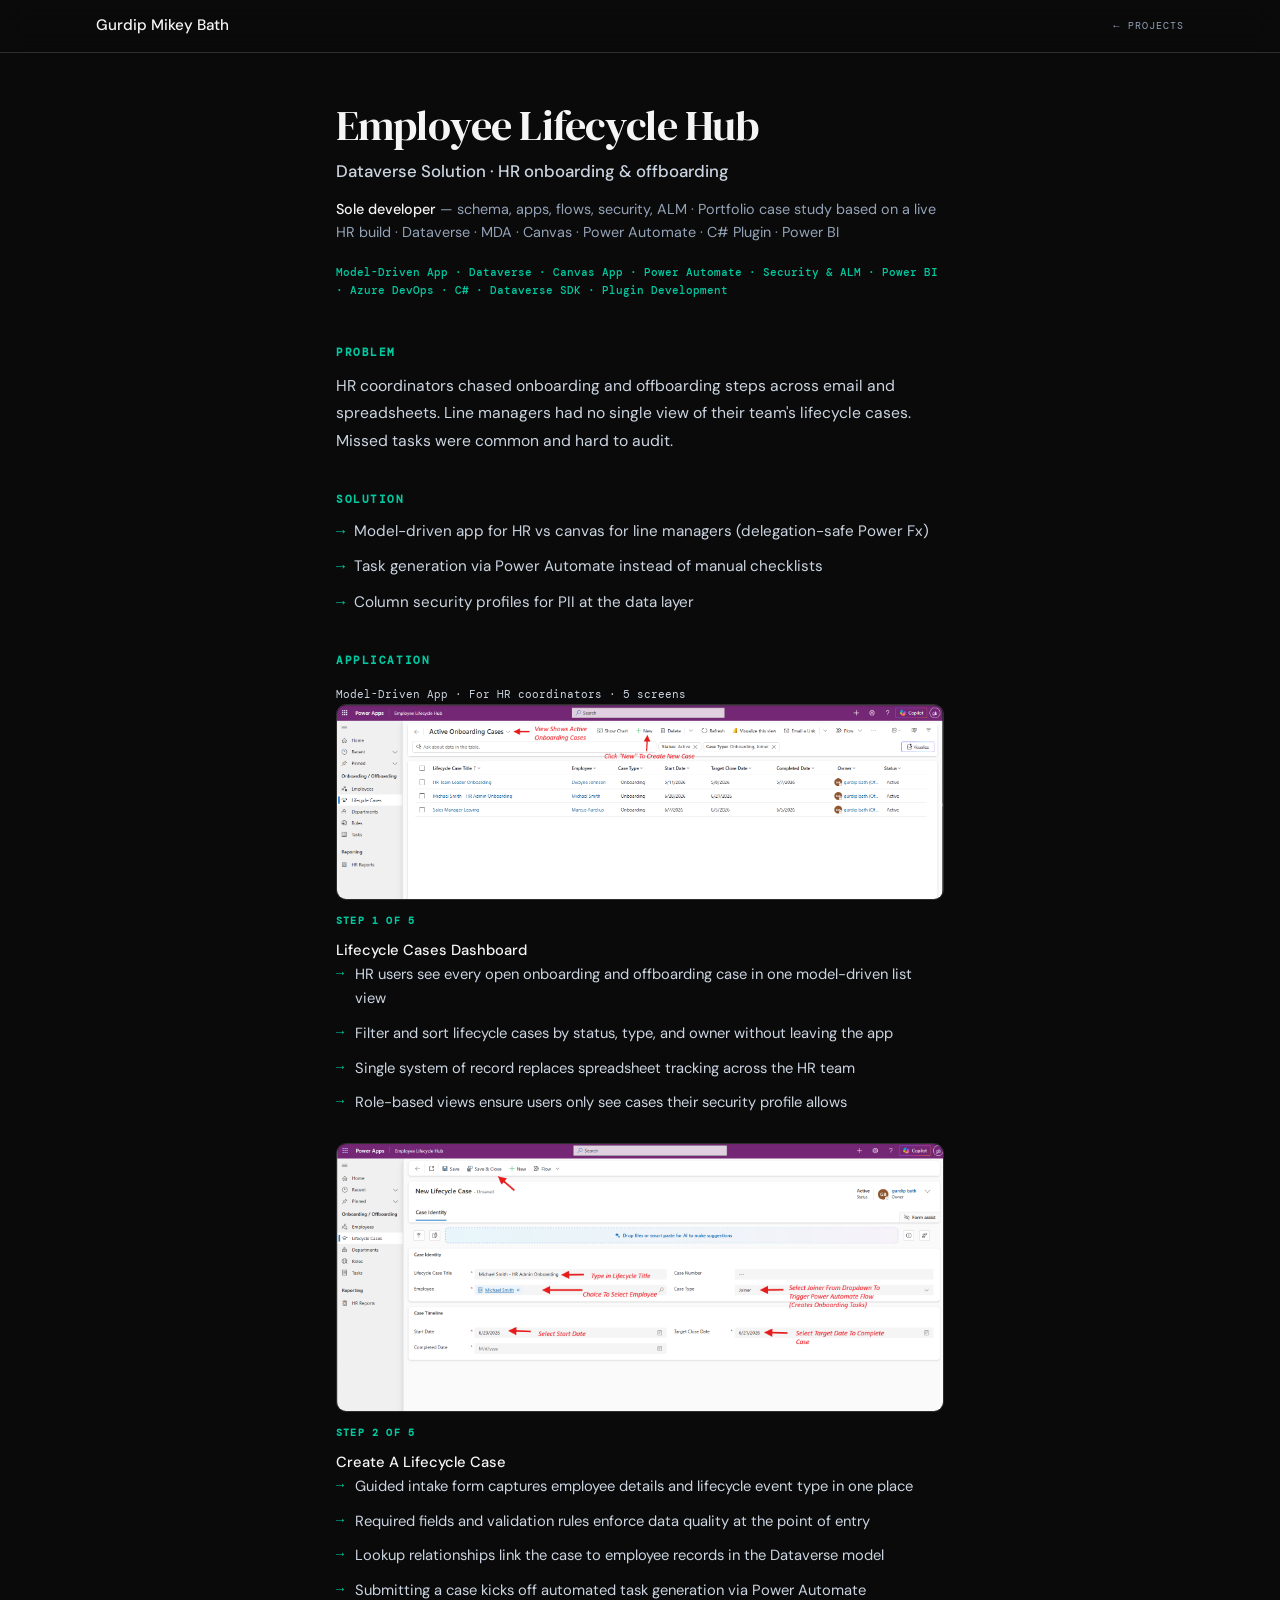
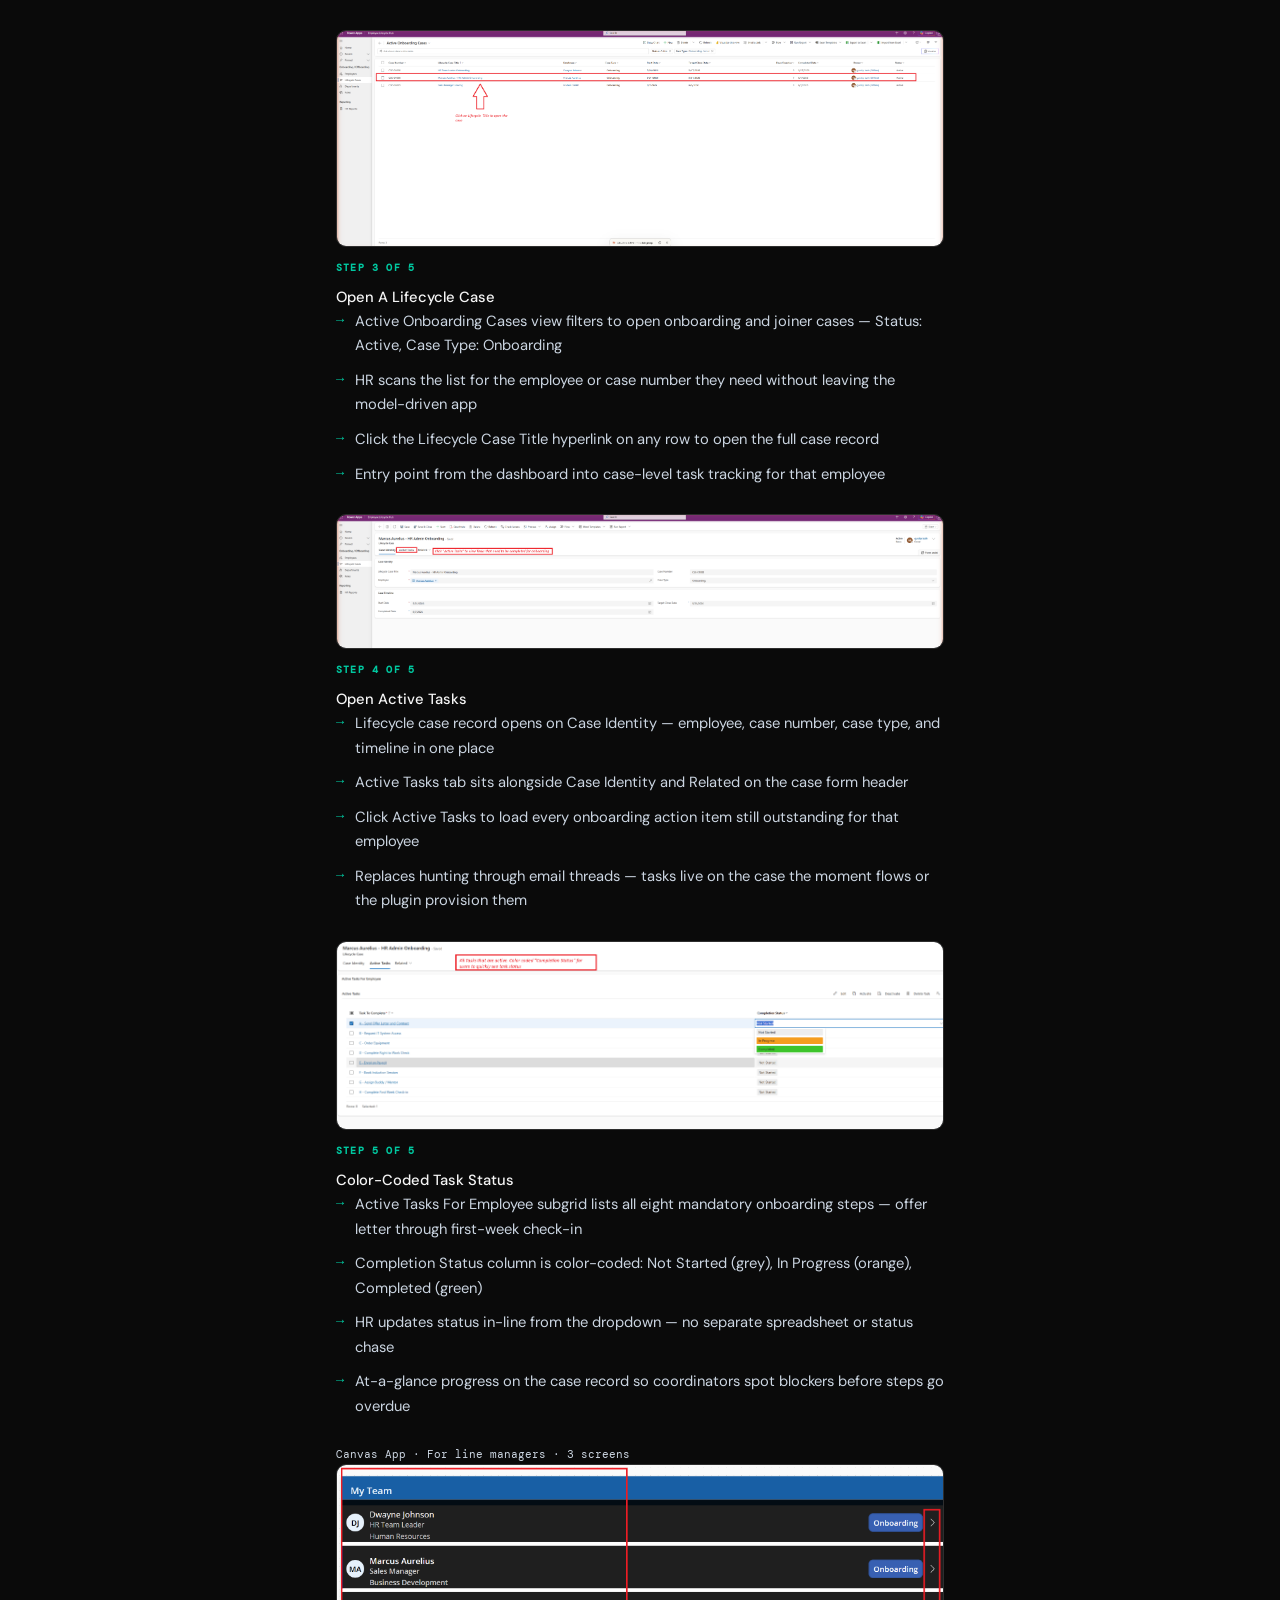
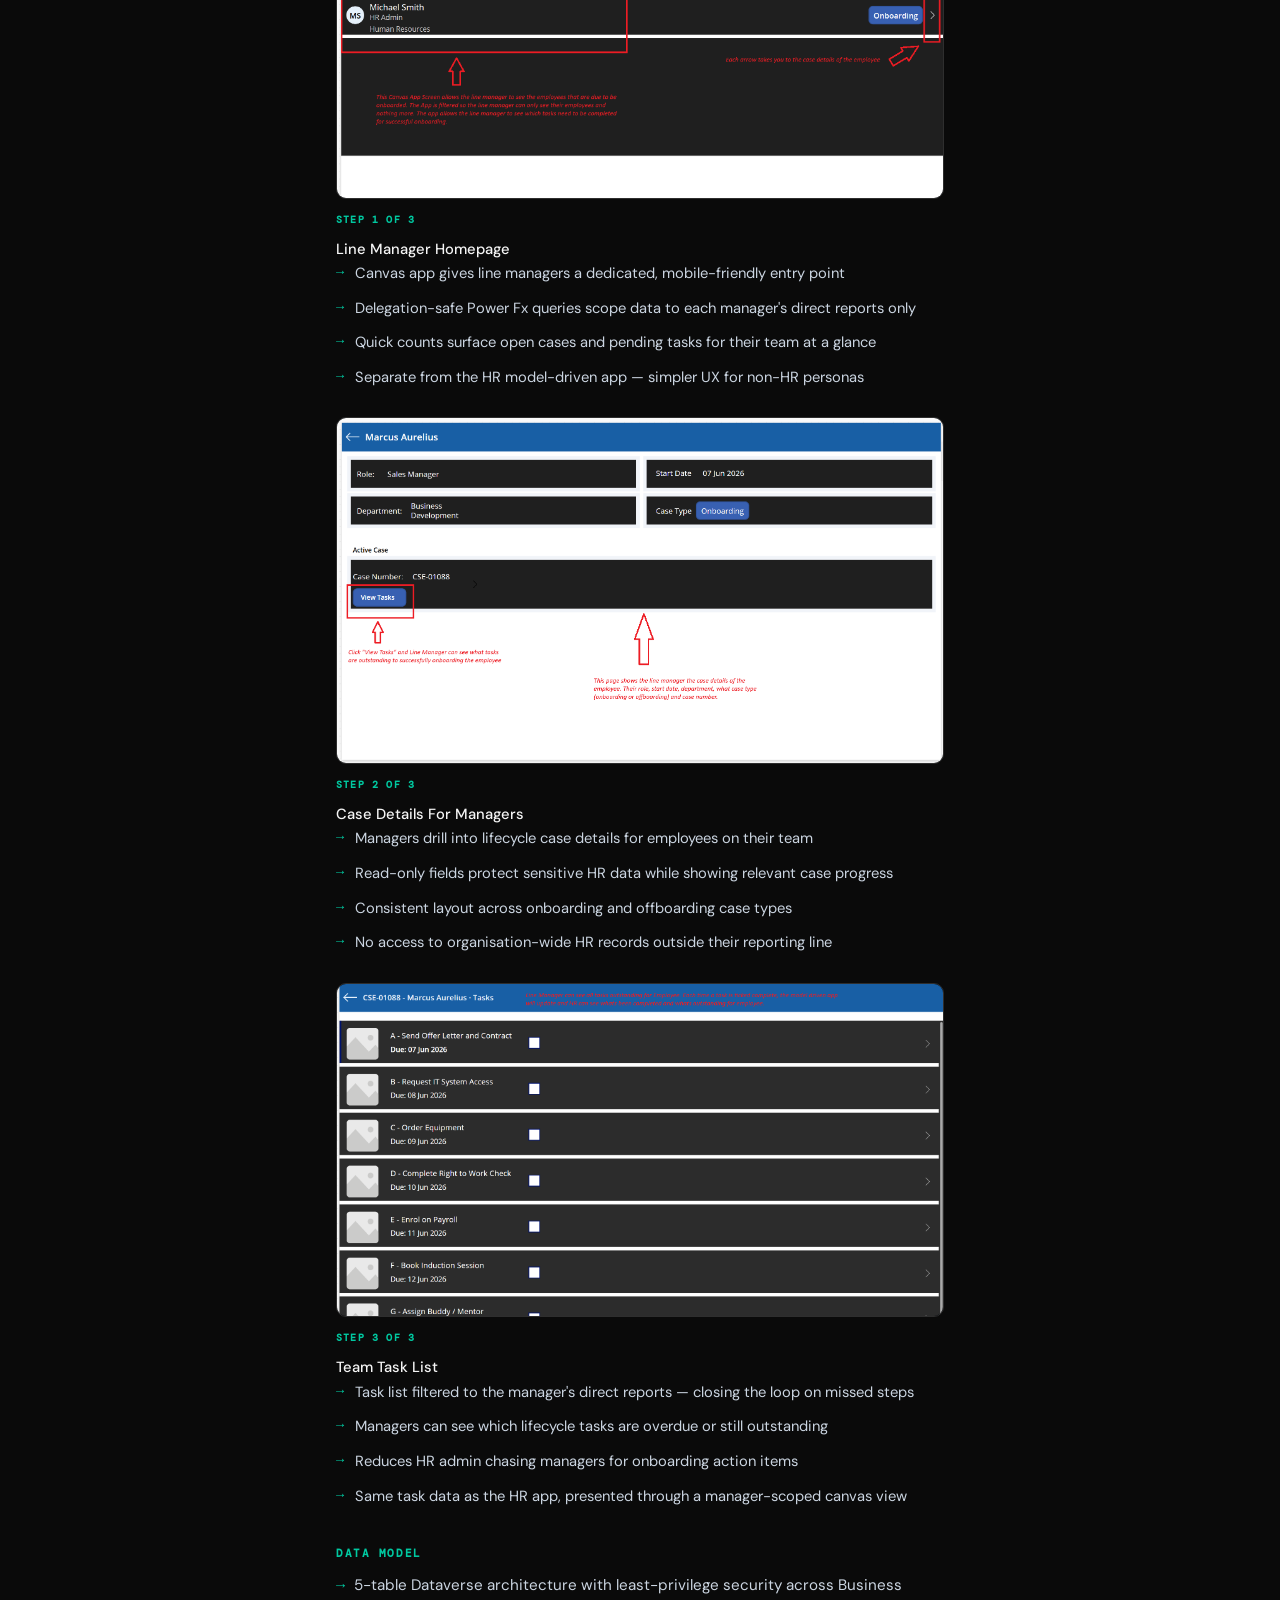
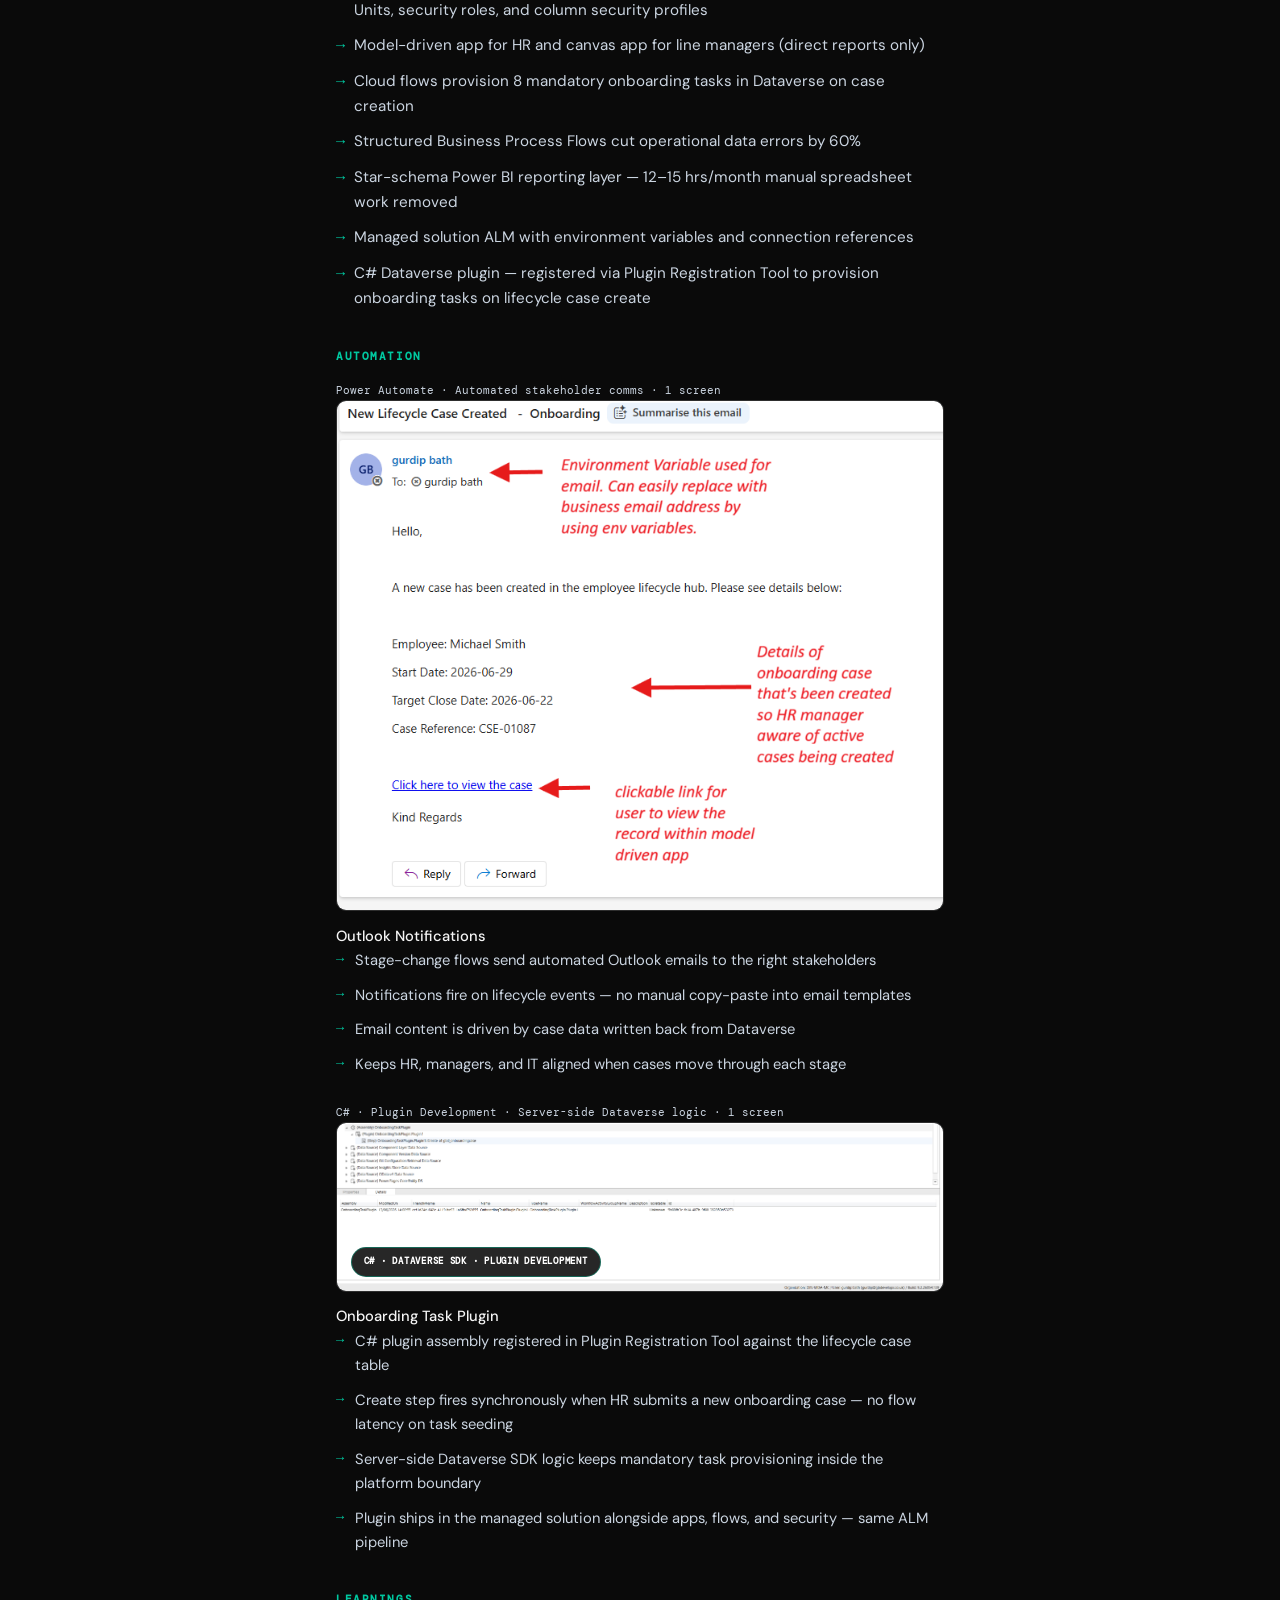
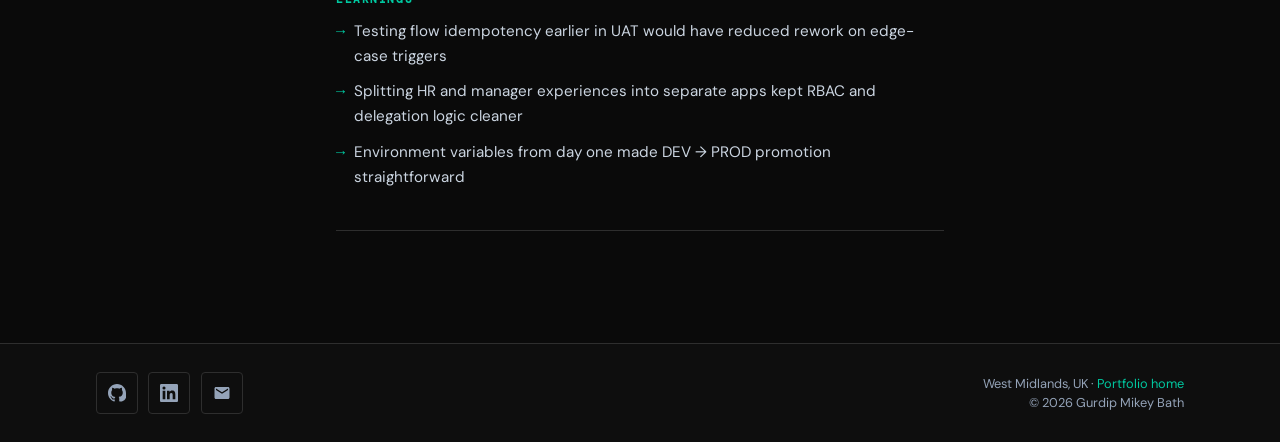
<file: projects/employee-lifecycle-hub.html>
<!doctype html>
<html lang="en">
  <head>
    <meta charset="UTF-8" />
    <meta name="viewport" content="width=device-width, initial-scale=1.0" />
    <meta name="description" content="Employee Lifecycle Hub — Dataverse HR portfolio project by Gurdip Mikey Bath. Model-driven app, canvas app, and Power Automate." />
    <title>Employee Lifecycle Hub · Gurdip Mikey Bath</title>
    <link rel="preconnect" href="https://fonts.googleapis.com" />
    <link href="https://fonts.googleapis.com/css2?family=DM+Serif+Display&family=DM+Mono:wght@400;500&family=DM+Sans:wght@300;400;500&display=swap" rel="stylesheet" />
    <link rel="stylesheet" href="../css/project.css" />
  </head>
  <body class="project-page">
    <header class="project-topbar">
      <div class="project-topbar-inner">
        <a class="project-topbar-brand" href="../index.html">Gurdip Mikey Bath</a>
        <a class="project-topbar-back" href="../index.html#projects">← Projects</a>
      </div>
    </header>

    <div class="project-page-inner">
      <header class="project-hero">
        <h1 class="project-hero-title">Employee Lifecycle Hub</h1>
        <p class="project-hero-sub">Dataverse Solution · HR onboarding &amp; offboarding</p>
        <p class="project-hero-meta"><strong>Sole developer</strong> — schema, apps, flows, security, ALM · Portfolio case study based on a live HR build · Dataverse · MDA · Canvas · Power Automate · C# Plugin · Power BI</p>
        <p class="project-tech-line">
          <strong>Model-Driven App · Dataverse · Canvas App · Power Automate · Security &amp; ALM · Power BI · Azure DevOps · C# · Dataverse SDK · Plugin Development</strong>
        </p>
      </header>

      <div class="project-case">
        <div class="project-case-section">
          <p class="case-label">Problem</p>
          <p class="case-text">HR coordinators chased onboarding and offboarding steps across email and spreadsheets. Line managers had no single view of their team's lifecycle cases. Missed tasks were common and hard to audit.</p>
        </div>

        <div class="project-case-section">
          <p class="case-label">Solution</p>
          <ul class="case-list">
            <li>Model-driven app for HR vs canvas for line managers (delegation-safe Power Fx)</li>
            <li>Task generation via Power Automate instead of manual checklists</li>
            <li>Column security profiles for PII at the data layer</li>
          </ul>
        </div>

        <div class="project-case-section">
          <p class="case-label">Application</p>
          <p class="project-flow-line">Model-Driven App · For HR coordinators · 5 screens</p>
          <figure class="contract-proof">
            <a class="chapter-frame" title="Click to enlarge screenshot" aria-label="Open full size screenshot" href="../employee%20lifecycle%20hub/model-driven/01-lifecycle-case-view.png?v=2" target="_blank" rel="noopener">
              <img src="../employee%20lifecycle%20hub/model-driven/01-lifecycle-case-view.png?v=2" alt="Lifecycle cases list view in model-driven app" />
            </a>
            <figcaption>
              <p class="chapter-step" aria-label="Step 1 of 5">Step 1 of 5</p>
              <strong>Lifecycle Cases Dashboard</strong>
              <ul class="chapter-features">
                <li>HR users see every open onboarding and offboarding case in one model-driven list view</li>
                <li>Filter and sort lifecycle cases by status, type, and owner without leaving the app</li>
                <li>Single system of record replaces spreadsheet tracking across the HR team</li>
                <li>Role-based views ensure users only see cases their security profile allows</li>
              </ul>
            </figcaption>
          </figure>

          <figure class="contract-proof">
            <a class="chapter-frame" title="Click to enlarge screenshot" aria-label="Open full size screenshot" href="../employee%20lifecycle%20hub/model-driven/02-create-lifecycle-case.png" target="_blank" rel="noopener">
              <img src="../employee%20lifecycle%20hub/model-driven/02-create-lifecycle-case.png" alt="Create new lifecycle case form" />
            </a>
            <figcaption>
              <p class="chapter-step" aria-label="Step 2 of 5">Step 2 of 5</p>
              <strong>Create A Lifecycle Case</strong>
              <ul class="chapter-features">
                <li>Guided intake form captures employee details and lifecycle event type in one place</li>
                <li>Required fields and validation rules enforce data quality at the point of entry</li>
                <li>Lookup relationships link the case to employee records in the Dataverse model</li>
                <li>Submitting a case kicks off automated task generation via Power Automate</li>
              </ul>
            </figcaption>
          </figure>

          <figure class="contract-proof">
            <a class="chapter-frame" title="Click to enlarge screenshot" aria-label="Open full size screenshot" href="../employee%20lifecycle%20hub/model-driven/1406%20open%20lifecycle%20title.png" target="_blank" rel="noopener">
              <img src="../employee%20lifecycle%20hub/model-driven/1406%20open%20lifecycle%20title.png" alt="Active Onboarding Cases list — click Lifecycle Case Title to open a case" />
            </a>
            <figcaption>
              <p class="chapter-step" aria-label="Step 3 of 5">Step 3 of 5</p>
              <strong>Open A Lifecycle Case</strong>
              <ul class="chapter-features">
                <li>Active Onboarding Cases view filters to open onboarding and joiner cases — Status: Active, Case Type: Onboarding</li>
                <li>HR scans the list for the employee or case number they need without leaving the model-driven app</li>
                <li>Click the Lifecycle Case Title hyperlink on any row to open the full case record</li>
                <li>Entry point from the dashboard into case-level task tracking for that employee</li>
              </ul>
            </figcaption>
          </figure>

          <figure class="contract-proof">
            <a class="chapter-frame" title="Click to enlarge screenshot" aria-label="Open full size screenshot" href="../employee%20lifecycle%20hub/model-driven/1406%20open%20tasks.png" target="_blank" rel="noopener">
              <img src="../employee%20lifecycle%20hub/model-driven/1406%20open%20tasks.png" alt="Lifecycle case form — Active Tasks tab highlighted" />
            </a>
            <figcaption>
              <p class="chapter-step" aria-label="Step 4 of 5">Step 4 of 5</p>
              <strong>Open Active Tasks</strong>
              <ul class="chapter-features">
                <li>Lifecycle case record opens on Case Identity — employee, case number, case type, and timeline in one place</li>
                <li>Active Tasks tab sits alongside Case Identity and Related on the case form header</li>
                <li>Click Active Tasks to load every onboarding action item still outstanding for that employee</li>
                <li>Replaces hunting through email threads — tasks live on the case the moment flows or the plugin provision them</li>
              </ul>
            </figcaption>
          </figure>

          <figure class="contract-proof">
            <a class="chapter-frame" title="Click to enlarge screenshot" aria-label="Open full size screenshot" href="../employee%20lifecycle%20hub/model-driven/1406%20task%20status.png" target="_blank" rel="noopener">
              <img src="../employee%20lifecycle%20hub/model-driven/1406%20task%20status.png" alt="Active Tasks subgrid with color-coded Completion Status" />
            </a>
            <figcaption>
              <p class="chapter-step" aria-label="Step 5 of 5">Step 5 of 5</p>
              <strong>Color-Coded Task Status</strong>
              <ul class="chapter-features">
                <li>Active Tasks For Employee subgrid lists all eight mandatory onboarding steps — offer letter through first-week check-in</li>
                <li>Completion Status column is color-coded: Not Started (grey), In Progress (orange), Completed (green)</li>
                <li>HR updates status in-line from the dropdown — no separate spreadsheet or status chase</li>
                <li>At-a-glance progress on the case record so coordinators spot blockers before steps go overdue</li>
              </ul>
            </figcaption>
          </figure>
          <p class="project-flow-line">Canvas App · For line managers · 3 screens</p>
          <figure class="contract-proof">
            <a class="chapter-frame" title="Click to enlarge screenshot" aria-label="Open full size screenshot" href="../employee%20lifecycle%20hub/canvas%20app%20images/1%20-%20Canvas%20App%20Homepage.png" target="_blank" rel="noopener">
              <img src="../employee%20lifecycle%20hub/canvas%20app%20images/1%20-%20Canvas%20App%20Homepage.png" alt="Canvas app homepage for line managers" />
            </a>
            <figcaption>
              <p class="chapter-step" aria-label="Step 1 of 3">Step 1 of 3</p>
              <strong>Line Manager Homepage</strong>
              <ul class="chapter-features">
                <li>Canvas app gives line managers a dedicated, mobile-friendly entry point</li>
                <li>Delegation-safe Power Fx queries scope data to each manager's direct reports only</li>
                <li>Quick counts surface open cases and pending tasks for their team at a glance</li>
                <li>Separate from the HR model-driven app — simpler UX for non-HR personas</li>
              </ul>
            </figcaption>
          </figure>

          <figure class="contract-proof">
            <a class="chapter-frame" title="Click to enlarge screenshot" aria-label="Open full size screenshot" href="../employee%20lifecycle%20hub/canvas%20app%20images/2%20-%20Canvas%20App%20Case%20Details.png" target="_blank" rel="noopener">
              <img src="../employee%20lifecycle%20hub/canvas%20app%20images/2%20-%20Canvas%20App%20Case%20Details.png" alt="Canvas app lifecycle case details" />
            </a>
            <figcaption>
              <p class="chapter-step" aria-label="Step 2 of 3">Step 2 of 3</p>
              <strong>Case Details For Managers</strong>
              <ul class="chapter-features">
                <li>Managers drill into lifecycle case details for employees on their team</li>
                <li>Read-only fields protect sensitive HR data while showing relevant case progress</li>
                <li>Consistent layout across onboarding and offboarding case types</li>
                <li>No access to organisation-wide HR records outside their reporting line</li>
              </ul>
            </figcaption>
          </figure>

          <figure class="contract-proof">
            <a class="chapter-frame" title="Click to enlarge screenshot" aria-label="Open full size screenshot" href="../employee%20lifecycle%20hub/canvas%20app%20images/3%20-%20Task%20List.png" target="_blank" rel="noopener">
              <img src="../employee%20lifecycle%20hub/canvas%20app%20images/3%20-%20Task%20List.png" alt="Canvas app task list for manager's team" />
            </a>
            <figcaption>
              <p class="chapter-step" aria-label="Step 3 of 3">Step 3 of 3</p>
              <strong>Team Task List</strong>
              <ul class="chapter-features">
                <li>Task list filtered to the manager's direct reports — closing the loop on missed steps</li>
                <li>Managers can see which lifecycle tasks are overdue or still outstanding</li>
                <li>Reduces HR admin chasing managers for onboarding action items</li>
                <li>Same task data as the HR app, presented through a manager-scoped canvas view</li>
              </ul>
            </figcaption>
          </figure>
        </div>

        <div class="project-case-section">
          <p class="case-label">Data Model</p>
          <ul class="case-list">
            <li>5-table Dataverse architecture with least-privilege security across Business Units, security roles, and column security profiles</li>
            <li>Model-driven app for HR and canvas app for line managers (direct reports only)</li>
            <li>Cloud flows provision 8 mandatory onboarding tasks in Dataverse on case creation</li>
            <li>Structured Business Process Flows cut operational data errors by 60%</li>
            <li>Star-schema Power BI reporting layer — 12–15 hrs/month manual spreadsheet work removed</li>
            <li>Managed solution ALM with environment variables and connection references</li>
            <li>C# Dataverse plugin — registered via Plugin Registration Tool to provision onboarding tasks on lifecycle case create</li>
          </ul>
        </div>

        <div class="project-case-section">
          <p class="case-label">Automation</p>
          <p class="project-flow-line">Power Automate · Automated stakeholder comms · 1 screen</p>
          <figure class="contract-proof">
            <a class="chapter-frame" title="Click to enlarge screenshot" aria-label="Open full size screenshot" href="../employee%20lifecycle%20hub/model-driven/04-outlook-email.png" target="_blank" rel="noopener">
              <img src="../employee%20lifecycle%20hub/model-driven/04-outlook-email.png" alt="Outlook email notification from Power Automate" />
            </a>
            <figcaption>
              <strong>Outlook Notifications</strong>
              <ul class="chapter-features">
                <li>Stage-change flows send automated Outlook emails to the right stakeholders</li>
                <li>Notifications fire on lifecycle events — no manual copy-paste into email templates</li>
                <li>Email content is driven by case data written back from Dataverse</li>
                <li>Keeps HR, managers, and IT aligned when cases move through each stage</li>
              </ul>
            </figcaption>
          </figure>

          <p class="project-flow-line">C# · Plugin Development · Server-side Dataverse logic · 1 screen</p>
          <figure class="contract-proof">
            <a class="chapter-frame chapter-frame--has-stack" title="Click to enlarge screenshot" aria-label="Open full size screenshot" href="../images/portfolio/plugin/PRT.png" target="_blank" rel="noopener">
              <img src="../images/portfolio/plugin/PRT.png" alt="Plugin Registration Tool — OnboardingTaskPlugin registered on lifecycle case create" />
              <span class="chapter-built-with" aria-label="Built with C#, Dataverse SDK, and Plugin Development">C# · Dataverse SDK · Plugin Development</span>
            </a>
            <figcaption>
              <strong>Onboarding Task Plugin</strong>
              <ul class="chapter-features">
                <li>C# plugin assembly registered in Plugin Registration Tool against the lifecycle case table</li>
                <li>Create step fires synchronously when HR submits a new onboarding case — no flow latency on task seeding</li>
                <li>Server-side Dataverse SDK logic keeps mandatory task provisioning inside the platform boundary</li>
                <li>Plugin ships in the managed solution alongside apps, flows, and security — same ALM pipeline</li>
              </ul>
            </figcaption>
          </figure>
        </div>

        <div class="project-case-section">
          <p class="case-label">Learnings</p>
          <ul class="case-list">
            <li>Testing flow idempotency earlier in UAT would have reduced rework on edge-case triggers</li>
            <li>Splitting HR and manager experiences into separate apps kept RBAC and delegation logic cleaner</li>
            <li>Environment variables from day one made DEV → PROD promotion straightforward</li>
          </ul>
        </div>
      </div>
    </div>

    <footer class="site-footer">
      <div class="site-footer-inner">
        <div class="site-footer-social">
          <a href="https://github.com/gurdip-bath" target="_blank" rel="noopener" aria-label="GitHub profile">
            <svg viewBox="0 0 24 24" aria-hidden="true">
              <path d="M12 0C5.37 0 0 5.37 0 12c0 5.31 3.435 9.795 8.205 11.385.6.105.825-.255.825-.57 0-.285-.015-1.23-.015-2.235-3.015.555-3.795-.735-4.035-1.41-.135-.345-.72-1.41-1.23-1.695-.42-.225-1.02-.78-.015-.795.945-.015 1.62.87 1.845 1.23 1.08 1.815 2.805 1.305 3.495.99.105-.78.42-1.305.765-1.605-2.67-.3-5.46-1.335-5.46-5.925 0-1.305.465-2.385 1.23-3.225-.12-.3-.54-1.53.12-3.18 0 0 1.005-.315 3.3 1.23.96-.27 1.98-.405 3-.405s2.04.135 3 .405c2.295-1.56 3.3-1.23 3.3-1.23.66 1.65.24 2.88.12 3.18.765.84 1.23 1.905 1.23 3.225 0 4.605-2.805 5.625-5.475 5.925.435.375.81 1.095.81 2.22 0 1.605-.015 2.895-.015 3.3 0 .315.225.69.825.57A8.205 8.205 0 0 0 24 12c0-6.63-5.37-12-12-12z" />
            </svg>
          </a>
          <a href="https://www.linkedin.com/in/gurdip-mikey-b-07aa12292/" target="_blank" rel="noopener" aria-label="LinkedIn profile">
            <svg viewBox="0 0 24 24" aria-hidden="true">
              <path d="M20.447 20.452h-3.554v-5.569c0-1.328-.027-3.037-1.852-3.037-1.853 0-2.136 1.445-2.136 2.939v5.667H9.351V9h3.414v1.561h.046c.477-.9 1.637-1.85 3.37-1.85 3.601 0 4.267 2.37 4.267 5.455v6.286zM5.337 7.433a2.062 2.062 0 0 1-2.063-2.065 2.064 2.064 0 1 1 2.063 2.065zm1.782 13.019H3.555V9h3.564v11.452zM22.225 0H1.771C.792 0 0 .774 0 1.729v20.542C0 23.227.792 24 1.771 24h20.451C23.2 24 24 23.227 24 22.271V1.729C24 .774 23.2 0 22.222 0h.003z" />
            </svg>
          </a>
          <a href="mailto:bathgurdip1@gmail.com" aria-label="Send email">
            <svg viewBox="0 0 24 24" aria-hidden="true">
              <path d="M20 4H4c-1.1 0-2 .9-2 2v12c0 1.1.9 2 2 2h16c1.1 0 2-.9 2-2V6c0-1.1-.9-2-2-2zm0 4-8 5-8-5V6l8 5 8-5v2z" />
            </svg>
          </a>
        </div>
        <div class="site-footer-meta">
          <p>West Midlands, UK · <a href="../index.html">Portfolio home</a></p>
          <p>© 2026 Gurdip Mikey Bath</p>
        </div>
      </div>
    </footer>
  </body>
</html>
</file>
<file: css/project.css>
/* Brittany-style homepage + shared project pages */

:root {
  --bg:        #0a0a0a;
  --surface:   #111111;
  --border:    #2e2e2e;
  --accent:    #00c8a0;
  --accent2:   #005f4b;
  --text:      #f5f5f5;
  --muted:     #94a3b8;
  --slate:     #cbd5e1;
  --mono:      'DM Mono', monospace;
  --serif:     'DM Serif Display', serif;
  --sans:      'DM Sans', sans-serif;
  --nav-height: 3.25rem;
  --pill-pink:   #f4a4c8;
  --pill-green:  #7dcea0;
  --pill-purple: #b8a9e8;
  --pill-blue:   #8ecae6;
  --pill-peach:  #f4c4a0;
  --pill-yellow: #f7e08a;
  --pill-teal:   #5eead4;
  --pill-azure:  #7db9e8;
}

*, *::before, *::after { box-sizing: border-box; }

html { scroll-behavior: smooth; }

body {
  margin: 0;
  background: var(--bg);
  color: var(--text);
  font-family: var(--sans);
  font-weight: 400;
  line-height: 1.7;
  overflow-x: hidden;
}

::-webkit-scrollbar { width: 4px; }
::-webkit-scrollbar-track { background: var(--bg); }
::-webkit-scrollbar-thumb { background: var(--accent); border-radius: 2px; }

/* ── Spotlight (subtle cursor glow) ─────────────────────────── */
.spotlight {
  pointer-events: none;
  position: fixed;
  inset: 0;
  z-index: 0;
  background: radial-gradient(
    600px circle at var(--x, 50%) var(--y, 20%),
    rgba(0, 200, 160, 0.1),
    transparent 40%
  );
}

.skip-link {
  position: absolute;
  left: -999px;
  top: 0;
  background: var(--accent);
  color: #0a0a0a;
  padding: 0.75rem 1rem;
  z-index: 999;
  font-family: var(--mono);
  font-size: 0.75rem;
  text-decoration: none;
}

.skip-link:focus { left: 1rem; top: 1rem; }

/* ── Home two-column shell ──────────────────────────────────── */
.home-page { position: relative; }

.bc-layout {
  position: relative;
  z-index: 1;
  max-width: 1200px;
  margin: 0 auto;
  padding: 0 clamp(1.25rem, 4vw, 3rem);
  display: grid;
  grid-template-columns: minmax(280px, 340px) minmax(0, 1fr);
  gap: clamp(2rem, 5vw, 5rem);
  min-height: 100vh;
}

.bc-rail {
  position: sticky;
  top: 0;
  height: 100vh;
  max-height: 100vh;
  display: flex;
  flex-direction: column;
  justify-content: space-between;
  padding: clamp(3rem, 8vh, 6rem) 0;
}

.bc-name {
  margin: 0 0 0.35rem 0;
  font-family: var(--serif);
  font-size: clamp(2rem, 3.5vw, 2.75rem);
  font-weight: 400;
  line-height: 1.15;
  letter-spacing: -0.02em;
}

.bc-name a {
  color: var(--text);
  text-decoration: none;
}

.bc-name a:hover { color: var(--accent); }

.bc-role {
  margin: 0 0 0.75rem 0;
  font-family: var(--sans);
  font-size: 1.15rem;
  font-weight: 500;
  color: var(--slate);
  line-height: 1.4;
}

.bc-blurb {
  margin: 0 0 2.5rem 0;
  max-width: 22em;
  font-size: 0.95rem;
  color: var(--muted);
  line-height: 1.55;
}

.bc-nav-list {
  list-style: none;
  margin: 0;
  padding: 0;
  display: grid;
  gap: 0.35rem;
}

.bc-nav-link {
  display: inline-flex;
  align-items: center;
  gap: 0.85rem;
  padding: 0.55rem 0;
  text-decoration: none;
  color: var(--muted);
  transition: color 0.2s;
}

.bc-nav-link:hover,
.bc-nav-link.is-active {
  color: var(--text);
}

.bc-nav-line {
  display: block;
  width: 2rem;
  height: 1px;
  background: currentColor;
  opacity: 0.55;
  transition: width 0.25s ease, opacity 0.25s ease, background 0.25s ease;
}

.bc-nav-link.is-active .bc-nav-line {
  width: 4rem;
  opacity: 1;
  background: var(--accent);
}

.bc-nav-text {
  font-family: var(--mono);
  font-size: 0.68rem;
  font-weight: 600;
  letter-spacing: 0.14em;
  text-transform: uppercase;
}

.bc-social {
  list-style: none;
  margin: 0;
  padding: 0;
  display: flex;
  gap: 1rem;
}

.bc-social a {
  display: flex;
  align-items: center;
  justify-content: center;
  width: 44px;
  height: 44px;
  color: var(--muted);
  transition: color 0.2s, transform 0.2s;
}

.bc-social a:hover {
  color: var(--accent);
  transform: translateY(-2px);
}

.bc-social svg {
  width: 22px;
  height: 22px;
}

.bc-content {
  padding: clamp(3rem, 8vh, 6rem) 0 5rem;
  min-width: 0;
}

.bc-section {
  margin-bottom: clamp(4rem, 10vh, 7rem);
  scroll-margin-top: 2rem;
}

.bc-section:last-child { margin-bottom: 0; }

.bc-section-heading {
  margin-bottom: 1.25rem;
}

.bc-section-heading h2,
.bc-section-heading.mobile-only h2 {
  margin: 0;
  font-family: var(--mono);
  font-size: 0.72rem;
  font-weight: 700;
  letter-spacing: 0.16em;
  text-transform: uppercase;
  color: var(--accent);
}

.bc-section-desc {
  margin: 0.45rem 0 0 0;
  font-family: var(--mono);
  font-size: 0.62rem;
  font-weight: 500;
  letter-spacing: 0.12em;
  text-transform: uppercase;
  color: var(--muted);
  line-height: 1.4;
}

.bc-section-heading.mobile-only { display: none; }

.bc-section-lead {
  margin: 0 0 1.75rem 0;
  color: var(--slate);
  font-size: 0.98rem;
  line-height: 1.7;
}

.bc-prose p {
  margin: 0 0 1.25rem 0;
  color: var(--slate);
  font-size: 1rem;
  line-height: 1.75;
}

.bc-prose p:last-child { margin-bottom: 0; }

.bc-prose strong,
.bc-prose a {
  color: var(--text);
  font-weight: 500;
}

.bc-prose a {
  text-decoration: none;
  border-bottom: 1px solid rgba(0, 200, 160, 0.45);
}

.bc-prose a:hover {
  color: var(--accent);
  border-bottom-color: var(--accent);
}

.bc-bullets {
  list-style: none;
  margin: 0 0 1.5rem 0;
  padding: 0;
  display: grid;
  gap: 0.85rem;
}

.bc-bullets li {
  position: relative;
  padding-left: 1.15rem;
  color: var(--slate);
  font-size: 0.95rem;
  line-height: 1.65;
}

.bc-bullets li::before {
  content: '→';
  position: absolute;
  left: 0;
  color: var(--accent);
  font-family: var(--mono);
}

.bc-bullets strong { color: var(--text); font-weight: 500; }

.bc-footer-note {
  margin: 2.5rem 0 0 0;
  font-size: 0.8rem;
  color: var(--muted);
}

/* Brittany-style project rows */
.bc-project-list {
  list-style: none;
  margin: 0;
  padding: 0;
  display: grid;
  gap: 0.5rem;
}

.bc-project-row {
  display: grid;
  grid-template-columns: 8.5rem minmax(0, 1fr);
  gap: 1.25rem;
  padding: 1.15rem 1.15rem;
  margin: 0 -1.15rem;
  border-radius: 10px;
  text-decoration: none;
  color: inherit;
  border: 1px solid transparent;
  transition: background 0.2s, border-color 0.2s, transform 0.2s;
}

.bc-project-row:hover,
.bc-project-row:focus-visible {
  background: rgba(255, 255, 255, 0.03);
  border-color: rgba(46, 46, 46, 0.9);
  outline: none;
}

.bc-project-media {
  width: 8.5rem;
  height: 5.5rem;
  border-radius: 6px;
  overflow: hidden;
  border: 1px solid var(--border);
  background: var(--surface);
  flex-shrink: 0;
}

.bc-project-media img {
  width: 100%;
  height: 100%;
  object-fit: cover;
  display: block;
  opacity: 0.9;
  transition: opacity 0.2s, transform 0.25s;
}

.bc-project-row:hover .bc-project-media img {
  opacity: 1;
  transform: scale(1.03);
}

.bc-project-media--placeholder {
  display: flex;
  align-items: center;
  justify-content: center;
  color: var(--accent);
  font-size: 1.25rem;
  background: linear-gradient(145deg, #141a22, #0e1218);
}

.bc-project-title {
  margin: 0 0 0.45rem 0;
  font-size: 1.05rem;
  font-weight: 600;
  color: var(--text);
  display: inline-flex;
  align-items: center;
  gap: 0.4rem;
  line-height: 1.35;
}

.bc-project-arrow {
  font-size: 0.85rem;
  color: var(--accent);
  opacity: 0;
  transform: translate(-2px, 2px);
  transition: opacity 0.2s, transform 0.2s;
}

.bc-project-row:hover .bc-project-arrow {
  opacity: 1;
  transform: translate(0, 0);
}

.bc-project-desc {
  margin: 0 0 0.85rem 0;
  font-size: 0.9rem;
  color: var(--muted);
  line-height: 1.6;
}

.bc-project-desc strong { color: var(--accent); font-weight: 500; }

.bc-project-row--flagship {
  border-color: rgba(46, 46, 46, 0.95);
  background: rgba(255, 255, 255, 0.02);
  grid-template-columns: 10rem minmax(0, 1fr);
}

.bc-project-row--flagship:hover,
.bc-project-row--flagship:focus-visible {
  border-color: rgba(0, 200, 160, 0.35);
  background: rgba(255, 255, 255, 0.03);
}

.bc-project-row--flagship .bc-project-media {
  width: 10rem;
  height: 6.5rem;
}

.bc-project-eyebrow {
  margin: 0 0 0.35rem 0;
  font-family: var(--mono);
  font-size: 0.62rem;
  font-weight: 500;
  letter-spacing: 0.12em;
  text-transform: uppercase;
  color: var(--muted);
}

.bc-tag-list {
  list-style: none;
  margin: 0;
  padding: 0;
  display: flex;
  flex-wrap: wrap;
  gap: 0.4rem;
}

.bc-tag {
  display: inline-flex;
  align-items: center;
  font-family: var(--mono);
  font-size: 0.62rem;
  letter-spacing: 0.04em;
  color: var(--accent);
  background: rgba(0, 200, 160, 0.1);
  border-radius: 999px;
  padding: 0.28rem 0.65rem;
  line-height: 1.2;
}

/* Outcomes / skills / certs / contact (home) */
.outcome-highlights { margin: 2rem 0 0 0; }

.outcome-highlights-title {
  font-family: var(--mono);
  font-size: 0.68rem;
  font-weight: 600;
  letter-spacing: 0.14em;
  text-transform: uppercase;
  color: var(--accent);
  margin: 0 0 0.4em 0;
}

.outcome-highlights-desc {
  margin: 0 0 0.95rem 0;
  font-family: var(--mono);
  font-size: 0.62rem;
  font-weight: 500;
  letter-spacing: 0.12em;
  text-transform: uppercase;
  color: var(--muted);
  line-height: 1.4;
}

.outcome-list {
  border: 1px solid var(--border);
  border-radius: 8px;
  overflow: hidden;
  background: rgba(17, 17, 17, 0.7);
}

.outcome-row {
  display: grid;
  grid-template-columns: 9.5rem 1fr;
  gap: 1.25rem;
  padding: 1.1rem 1.25rem;
  border-bottom: 1px solid var(--border);
  align-items: start;
}

.outcome-row:last-child { border-bottom: none; }

.outcome-metric { text-align: right; padding-top: 0.1rem; }

.outcome-value {
  display: block;
  font-family: var(--serif);
  font-size: clamp(1.2rem, 2vw, 1.45rem);
  color: var(--accent);
  line-height: 1.15;
}

.outcome-unit {
  display: block;
  font-family: var(--mono);
  font-size: 0.56rem;
  letter-spacing: 0.08em;
  text-transform: uppercase;
  color: var(--muted);
  margin-top: 0.2rem;
}

.outcome-detail p {
  margin: 0 0 0.55rem 0;
  font-size: 0.9rem;
  line-height: 1.6;
  color: var(--slate);
}

.outcome-detail p:last-child { margin-bottom: 0; }

.outcome-tags {
  display: flex;
  flex-wrap: wrap;
  gap: 0.35rem;
}

.skills-inventory {
  display: grid;
  grid-template-columns: 1fr 1fr;
  gap: 1.35rem 2rem;
  margin-top: 0.15rem;
}

.skills-inventory-group {
  min-width: 0;
}

.skills-inventory-cat {
  margin: 0 0 0.45rem 0;
  font-family: var(--mono);
  font-size: 0.68rem;
  font-weight: 600;
  letter-spacing: 0.12em;
  text-transform: uppercase;
  color: var(--accent);
  line-height: 1.35;
}

.skills-inventory-list {
  list-style: none;
  margin: 0;
  padding: 0;
}

.skills-inventory-list li {
  margin: 0;
  padding: 0.12rem 0;
  font-size: 0.88rem;
  line-height: 1.45;
  color: var(--slate);
  word-break: break-word;
}

.cert-showcase {
  display: flex;
  flex-wrap: wrap;
  gap: 1.75rem;
  align-items: flex-start;
}

.cert-showcase img {
  height: 100px;
  width: auto;
  border-radius: 4px;
  filter: drop-shadow(0 8px 24px rgba(0, 0, 0, 0.4));
}

.cert-list {
  list-style: none;
  margin: 0;
  padding: 0;
  flex: 1;
  min-width: 220px;
}

.cert-list li {
  padding: 0.85em 0;
  border-bottom: 1px solid var(--border);
  font-size: 0.92em;
  color: var(--slate);
}

.cert-list li:last-child { border-bottom: none; }

.cert-list strong {
  display: block;
  color: var(--text);
  font-weight: 500;
  margin-bottom: 0.2em;
}

.cert-list .status {
  font-family: var(--mono);
  font-size: 0.62rem;
  letter-spacing: 0.1em;
  text-transform: uppercase;
  color: var(--accent);
}

.cert-list .status.in-progress { color: #f5a623; }

.contact-list {
  list-style: none;
  margin: 0;
  padding: 0;
}

.contact-list li {
  padding: 0.65em 0;
  font-size: 0.95em;
  color: var(--slate);
  border-bottom: 1px solid var(--border);
}

.contact-list li:last-child { border-bottom: none; }

.contact-list strong {
  color: var(--text);
  font-weight: 500;
  margin-right: 0.35em;
}

.contact-list a {
  color: var(--accent);
  text-decoration: none;
  border-bottom: 1px dotted var(--accent2);
}

.contact-list a:hover { border-bottom-color: transparent; }

/* ── Tech pills (project pages / walkthrough) ───────────────── */
.tech-pill {
  font-family: var(--mono);
  font-size: 0.65rem;
  font-weight: 500;
  letter-spacing: 0.04em;
  text-transform: uppercase;
  padding: 0.45rem 0.85rem;
  display: inline-flex;
  align-items: center;
  justify-content: center;
  border-radius: 999px;
  color: #0a0a0a;
  border: none;
  line-height: 1.2;
  white-space: nowrap;
}

.tech-pill--pink   { background: var(--pill-pink); }
.tech-pill--green  { background: var(--pill-green); }
.tech-pill--purple { background: var(--pill-purple); }
.tech-pill--blue   { background: var(--pill-blue); }
.tech-pill--peach  { background: var(--pill-peach); }
.tech-pill--yellow { background: var(--pill-yellow); }
.tech-pill--teal   { background: var(--pill-teal); }
.tech-pill--azure  { background: var(--pill-azure); }

/* ── Project detail pages ───────────────────────────────────── */
.project-page {
  min-height: 100vh;
  background: var(--bg);
  color: var(--text);
  font-family: var(--sans);
  line-height: 1.7;
  overflow-x: hidden;
}

.project-topbar {
  position: sticky;
  top: 0;
  z-index: 100;
  background: rgba(10, 10, 10, 0.9);
  backdrop-filter: blur(12px);
  -webkit-backdrop-filter: blur(12px);
  border-bottom: 1px solid var(--border);
}

.project-topbar-inner {
  max-width: 72rem;
  margin: 0 auto;
  min-height: var(--nav-height);
  padding: 0 clamp(1.25rem, 4vw, 2rem);
  display: flex;
  align-items: center;
  justify-content: space-between;
  gap: 1rem;
}

.project-topbar-brand {
  font-family: var(--sans);
  font-size: 0.95rem;
  font-weight: 500;
  color: var(--text);
  text-decoration: none;
}

.project-topbar-brand:hover { color: var(--accent); }

.project-topbar-back {
  font-family: var(--mono);
  font-size: 0.65rem;
  letter-spacing: 0.1em;
  text-transform: uppercase;
  color: var(--muted);
  text-decoration: none;
}

.project-topbar-back:hover { color: var(--accent); }

.project-page-inner {
  position: relative;
  z-index: 1;
  max-width: 42rem;
  margin: 0 auto;
  padding: 3rem clamp(1.25rem, 4vw, 2rem) 4rem;
}

.project-hero {
  margin-bottom: 2.75rem;
}

.project-hero-title {
  font-family: var(--serif);
  font-size: clamp(2rem, 4vw, 2.65rem);
  font-weight: 400;
  margin: 0 0 0.45rem 0;
  line-height: 1.15;
  letter-spacing: -0.02em;
}

.project-hero-sub {
  font-size: 1.05rem;
  font-weight: 500;
  color: var(--slate);
  margin: 0 0 0.75rem 0;
}

.project-hero-meta {
  margin: 0 0 1.25rem 0;
  font-size: 0.9rem;
  color: var(--muted);
  line-height: 1.6;
}

.project-hero-meta strong {
  color: var(--text);
  font-weight: 500;
}

.project-hero-tags {
  display: flex;
  flex-wrap: wrap;
  gap: 0.4rem;
}

.project-case {
  display: grid;
  gap: 2.25rem;
  margin-bottom: 1rem;
  padding-bottom: 2.5rem;
  border-bottom: 1px solid var(--border);
}

.project-case--loose {
  border-bottom: none;
  padding-bottom: 0;
  margin-top: 3rem;
}

.project-case-section { margin-bottom: 0; }

.case-label {
  font-family: var(--mono);
  font-size: 0.7rem;
  font-weight: 700;
  letter-spacing: 0.14em;
  text-transform: uppercase;
  color: var(--accent);
  margin: 0 0 0.85em 0;
}

.case-text {
  font-size: 0.98rem;
  color: var(--slate);
  line-height: 1.75;
  margin: 0;
}

.case-list {
  list-style: none;
  margin: 0;
  padding: 0;
  display: grid;
  gap: 0.65rem;
}

.case-list li {
  font-size: 0.95rem;
  color: var(--slate);
  line-height: 1.65;
  padding-left: 1.15rem;
  position: relative;
}

.case-list li::before {
  content: '→';
  position: absolute;
  left: 0;
  color: var(--accent);
  font-family: var(--mono);
}

.case-list--numbered {
  counter-reset: case-step;
}

.case-list--numbered li {
  counter-increment: case-step;
  padding-left: 1.75rem;
}

.case-list--numbered li::before {
  content: counter(case-step) '.';
  font-size: 0.75rem;
}

.project-results-footnote {
  font-size: 0.85rem;
  color: var(--muted);
  margin: 1rem 0 0 0;
  line-height: 1.55;
}

.screenshots-note {
  margin: 0;
  font-size: 0.95rem;
  color: var(--muted);
  line-height: 1.65;
}

.project-tech-line,
.project-flow-line {
  margin: 0;
  font-family: var(--mono);
  font-size: 0.7rem;
  line-height: 1.6;
  color: var(--accent);
}

.project-tech-line strong {
  font-weight: 500;
}

.project-flow-line {
  margin-top: 1rem;
  color: var(--slate);
}

.case-text--follow {
  margin-top: 0.9rem;
}

.case-text strong,
.contract-proof figcaption strong,
.contract-scope-pair strong,
.contract-technical-scope strong {
  color: var(--text);
  font-weight: 500;
}

.contract-proof {
  margin: 0 0 1.75rem;
}

.contract-proof:last-child {
  margin-bottom: 0;
}

.contract-proof-placeholder {
  min-height: clamp(15rem, 42vw, 22rem);
  display: grid;
  place-items: center;
  cursor: default;
  background:
    linear-gradient(rgba(0, 200, 160, 0.035) 1px, transparent 1px),
    linear-gradient(90deg, rgba(0, 200, 160, 0.035) 1px, transparent 1px),
    var(--surface);
  background-size: 24px 24px;
}

.contract-proof-placeholder:hover {
  transform: none;
  border-color: var(--border);
  box-shadow: none;
}

.contract-proof-placeholder span {
  padding: 1rem;
  font-family: var(--mono);
  font-size: 0.65rem;
  letter-spacing: 0.1em;
  line-height: 1.6;
  text-align: center;
  text-transform: uppercase;
  color: var(--muted);
}

.contract-proof figcaption {
  margin-top: 0.8rem;
  font-size: 0.92rem;
  line-height: 1.65;
  color: var(--slate);
}

.contract-proof--prominent {
  margin-top: 2.25rem;
  margin-bottom: 2.25rem;
}

.contract-proof--prominent .contract-proof-placeholder {
  min-height: clamp(18rem, 52vw, 28rem);
  border-color: rgba(0, 200, 160, 0.35);
}

.contract-data-model-frame {
  width: min(100%, 12rem);
  margin: 0 auto;
}

.contract-flow-frame {
  width: min(100%, 11rem);
  margin: 0 auto;
}

.contract-parse-frame {
  width: min(100%, 15rem);
  margin: 0 auto;
  border-color: rgba(0, 200, 160, 0.35);
}

.contract-validation-frame {
  width: min(100%, 18rem);
  margin: 0 auto;
}

.contract-agent-action-frame {
  width: min(100%, 28rem);
  margin: 0 auto;
}

.contract-data-model-frame img,
.contract-flow-frame img,
.contract-parse-frame img,
.contract-validation-frame img,
.contract-agent-action-frame img {
  width: 100%;
  height: auto;
}

.contract-proof code {
  font-family: var(--mono);
  font-size: 0.84em;
  color: var(--accent);
}

.contract-scope-pair {
  display: grid;
  gap: 1rem;
}

.contract-technical-scope {
  display: grid;
  gap: 0.55rem;
}

.contract-technical-scope p {
  margin: 0;
  font-size: 0.92rem;
  line-height: 1.65;
  color: var(--slate);
}

.project-footer-cta {
  margin-top: 3rem;
  padding-top: 2rem;
  border-top: 1px solid var(--border);
}

.project-footer-cta p {
  margin: 0 0 0.85rem 0;
  font-size: 0.95em;
  color: var(--slate);
}

.project-footer-link {
  font-family: var(--mono);
  font-size: 0.68rem;
  letter-spacing: 0.1em;
  text-transform: uppercase;
  color: var(--accent);
  text-decoration: none;
  border-bottom: 1px solid rgba(0, 200, 160, 0.35);
}

.project-footer-link:hover {
  border-bottom-color: var(--accent);
}

.site-footer {
  border-top: 1px solid var(--border);
  background: rgba(17, 17, 17, 0.6);
  margin-top: 2rem;
}

.site-footer-inner {
  max-width: 72rem;
  margin: 0 auto;
  padding: 1.75rem clamp(1.25rem, 4vw, 2rem);
  display: flex;
  flex-wrap: wrap;
  align-items: center;
  justify-content: space-between;
  gap: 1rem 2rem;
}

.site-footer-social {
  display: flex;
  gap: 0.65rem;
}

.site-footer-social a {
  display: flex;
  align-items: center;
  justify-content: center;
  width: 42px;
  height: 42px;
  color: var(--muted);
  border: 1px solid var(--border);
  border-radius: 4px;
  text-decoration: none;
  transition: color 0.2s, border-color 0.2s;
}

.site-footer-social a:hover {
  color: var(--accent);
  border-color: var(--accent);
}

.site-footer-social svg {
  width: 18px;
  height: 18px;
  fill: currentColor;
}

.site-footer-meta p {
  margin: 0;
  font-size: 0.8rem;
  color: var(--muted);
  line-height: 1.5;
  text-align: right;
}

.site-footer-meta a {
  color: var(--accent);
  text-decoration: none;
}

/* ── Walkthrough chapters (quiet Brittany sibling) ──────────── */
.project-chapters {
  width: 100%;
  margin-top: 0.5rem;
  background: var(--bg);
}

.project-chapters-intro {
  max-width: 42rem;
  margin: 0 auto;
  padding: 2.5rem clamp(1.25rem, 4vw, 2rem) 1.5rem;
}

.project-chapters-intro h2 {
  margin: 0 0 0.65rem 0;
  font-family: var(--mono);
  font-size: 0.7rem;
  font-weight: 700;
  letter-spacing: 0.14em;
  text-transform: uppercase;
  color: var(--accent);
}

.project-chapters-intro p {
  font-size: 0.95rem;
  color: var(--muted);
  margin: 0;
  line-height: 1.6;
}

.walkthrough-jump-nav {
  position: sticky;
  top: var(--nav-height);
  z-index: 50;
  display: flex;
  flex-wrap: wrap;
  gap: 0.35rem 1.5rem;
  max-width: 42rem;
  margin: 0 auto;
  padding: 0.85rem clamp(1.25rem, 4vw, 2rem);
  background: rgba(10, 10, 10, 0.92);
  backdrop-filter: blur(12px);
  -webkit-backdrop-filter: blur(12px);
  border-bottom: 1px solid var(--border);
}

.walkthrough-jump-link {
  display: inline-flex;
  align-items: center;
  gap: 0.65rem;
  font-family: var(--mono);
  font-size: 0.62rem;
  font-weight: 600;
  letter-spacing: 0.12em;
  text-transform: uppercase;
  text-decoration: none;
  color: var(--muted);
  padding: 0.45rem 0;
  min-height: 40px;
  border: none;
  background: transparent;
  border-radius: 0;
  transition: color 0.2s;
}

.walkthrough-jump-link::before {
  content: '';
  display: block;
  width: 1.25rem;
  height: 1px;
  background: currentColor;
  opacity: 0.55;
  transition: width 0.25s, background 0.25s, opacity 0.25s;
}

.walkthrough-jump-link:hover,
.walkthrough-jump-link.is-active {
  color: var(--text);
  background: transparent;
  border: none;
  box-shadow: none;
  transform: none;
}

.walkthrough-jump-link.is-active::before {
  width: 2.5rem;
  opacity: 1;
  background: var(--accent);
}

.walkthrough-part {
  scroll-margin-top: calc(var(--nav-height) + 3.5rem);
}

.walkthrough-part-header {
  max-width: 42rem;
  margin: 0 auto;
  padding: 2.25rem clamp(1.25rem, 4vw, 2rem) 1rem;
  background: transparent;
  border: none;
  width: auto;
  margin-left: auto;
}

.walkthrough-part-header-inner {
  max-width: none;
  margin: 0;
  display: flex;
  flex-wrap: wrap;
  align-items: baseline;
  gap: 0.65rem 1rem;
}

.walkthrough-part-eyebrow {
  font-family: var(--sans);
  font-size: 1.15rem;
  font-weight: 600;
  color: var(--text);
  margin: 0;
  line-height: 1.3;
  flex: 1 1 auto;
}

.walkthrough-part-desc {
  font-family: var(--mono);
  font-size: 0.62rem;
  letter-spacing: 0.1em;
  text-transform: uppercase;
  color: var(--muted);
  margin: 0;
  flex: 1 1 100%;
}

.walkthrough-part .project-chapter { border-top: none; }
.walkthrough-part .project-chapter:first-of-type { border-top: 1px solid var(--border); }

.chapter-step {
  font-family: var(--mono);
  font-size: 0.62rem;
  font-weight: 600;
  letter-spacing: 0.12em;
  text-transform: uppercase;
  color: var(--accent);
  margin: 0 0 0.55rem 0;
}

.project-chapter {
  display: grid;
  grid-template-columns: minmax(0, 1fr);
  justify-content: center;
  gap: 1.5rem;
  align-items: start;
  min-height: auto;
  width: auto;
  max-width: 42rem;
  margin: 0 auto;
  margin-left: auto;
  padding: 2rem clamp(1.25rem, 4vw, 2rem) 2.75rem;
  scroll-snap-align: none;
  border-top: 1px solid var(--border);
  background: transparent;
}

.project-chapter:nth-child(even),
.project-chapter:nth-child(odd) {
  background: transparent;
}

.project-chapter--reverse .chapter-visual,
.project-chapter--reverse .chapter-content {
  order: unset;
}

.chapter-visual {
  display: block;
}

.chapter-frame {
  position: relative;
  display: block;
  width: 100%;
  max-width: none;
  min-height: 0;
  padding: 0;
  border: 1px solid var(--border);
  border-radius: 10px;
  background: var(--surface);
  box-shadow: none;
  text-decoration: none;
  cursor: zoom-in;
  overflow: hidden;
  transition: border-color 0.2s, transform 0.2s;
}

.chapter-frame::before,
.chapter-frame::after {
  display: none;
}

.project-chapter:nth-child(even) .chapter-frame,
.project-chapter:nth-child(odd) .chapter-frame {
  border-color: var(--border);
  background: var(--surface);
  box-shadow: none;
}

.chapter-frame:hover {
  transform: translateY(-2px);
  border-color: rgba(0, 200, 160, 0.45);
  box-shadow: 0 12px 32px rgba(0, 0, 0, 0.35);
}

.chapter-frame:focus-visible {
  outline: 2px solid var(--accent);
  outline-offset: 3px;
}

.chapter-frame img {
  width: 100%;
  min-height: 0;
  max-height: none;
  height: auto;
  display: block;
  border-radius: 0;
  border: none;
  background: #0e1218;
  object-fit: contain;
  object-position: center top;
}

.chapter-built-with {
  position: absolute;
  bottom: 0.85rem;
  left: 0.85rem;
  z-index: 2;
  max-width: calc(100% - 1.7rem);
  font-family: var(--mono);
  font-size: 0.58rem;
  font-weight: 600;
  letter-spacing: 0.08em;
  text-transform: uppercase;
  color: #fff;
  background-color: rgba(10, 10, 10, 0.88);
  border: 1px solid rgba(0, 200, 160, 0.4);
  padding: 0.4rem 0.75rem;
  border-radius: 999px;
  pointer-events: none;
  white-space: nowrap;
  overflow: hidden;
  text-overflow: ellipsis;
}

.chapter-content h2 {
  font-family: var(--sans);
  font-size: clamp(1.2rem, 2.5vw, 1.45rem);
  font-weight: 600;
  line-height: 1.3;
  color: var(--text);
  margin: 0 0 1rem 0;
}

.chapter-features {
  list-style: none;
  margin: 0;
  padding: 0;
  display: grid;
  gap: 0.65rem;
}

.chapter-features li {
  display: flex;
  align-items: flex-start;
  gap: 0.65rem;
  font-size: 0.92rem;
  line-height: 1.65;
  color: var(--slate);
}

.chapter-features li::before {
  content: '→';
  flex-shrink: 0;
  width: auto;
  height: auto;
  margin-top: 0;
  display: inline;
  border-radius: 0;
  font-size: 0.85rem;
  font-weight: 400;
  font-family: var(--mono);
  color: var(--accent);
  background: transparent !important;
}

.project-chapter:nth-child(even) .chapter-features li::before,
.project-chapter:nth-child(odd) .chapter-features li::before {
  background: transparent;
  color: var(--accent);
}

/* ── Responsive ─────────────────────────────────────────────── */
@media (max-width: 1024px) {
  .bc-layout {
    grid-template-columns: 1fr;
    gap: 0;
  }

  .bc-rail {
    position: relative;
    height: auto;
    max-height: none;
    padding: 2.5rem 0 1.5rem;
    gap: 2rem;
  }

  .bc-nav {
    overflow-x: auto;
    -webkit-overflow-scrolling: touch;
    scrollbar-width: none;
  }

  .bc-nav::-webkit-scrollbar { display: none; }

  .bc-nav-list {
    display: flex;
    gap: 0.25rem 1.25rem;
    min-width: max-content;
  }

  .bc-nav-line { display: none; }

  .bc-content { padding-top: 1.5rem; }

  .bc-section-heading.mobile-only { display: block; }
}

@media (max-width: 720px) {
  .bc-project-row,
  .bc-project-row--flagship {
    grid-template-columns: 1fr;
    gap: 0.85rem;
  }

  .bc-project-media,
  .bc-project-row--flagship .bc-project-media {
    width: 100%;
    height: 10rem;
  }

  .outcome-row {
    grid-template-columns: 1fr;
    gap: 0.45rem;
  }

  .outcome-metric { text-align: left; }

  .skills-inventory {
    grid-template-columns: 1fr;
    gap: 1.1rem;
  }

  .site-footer-inner { flex-direction: column; align-items: flex-start; }
  .site-footer-meta p { text-align: left; }
}

@media (max-width: 900px) {
  .walkthrough-jump-nav {
    flex-wrap: nowrap;
    overflow-x: auto;
    scrollbar-width: none;
  }

  .walkthrough-jump-nav::-webkit-scrollbar { display: none; }
  .walkthrough-jump-link { flex-shrink: 0; white-space: nowrap; }

  .chapter-built-with {
    max-width: calc(100% - 1.7rem);
    white-space: normal;
  }
}
</file>
